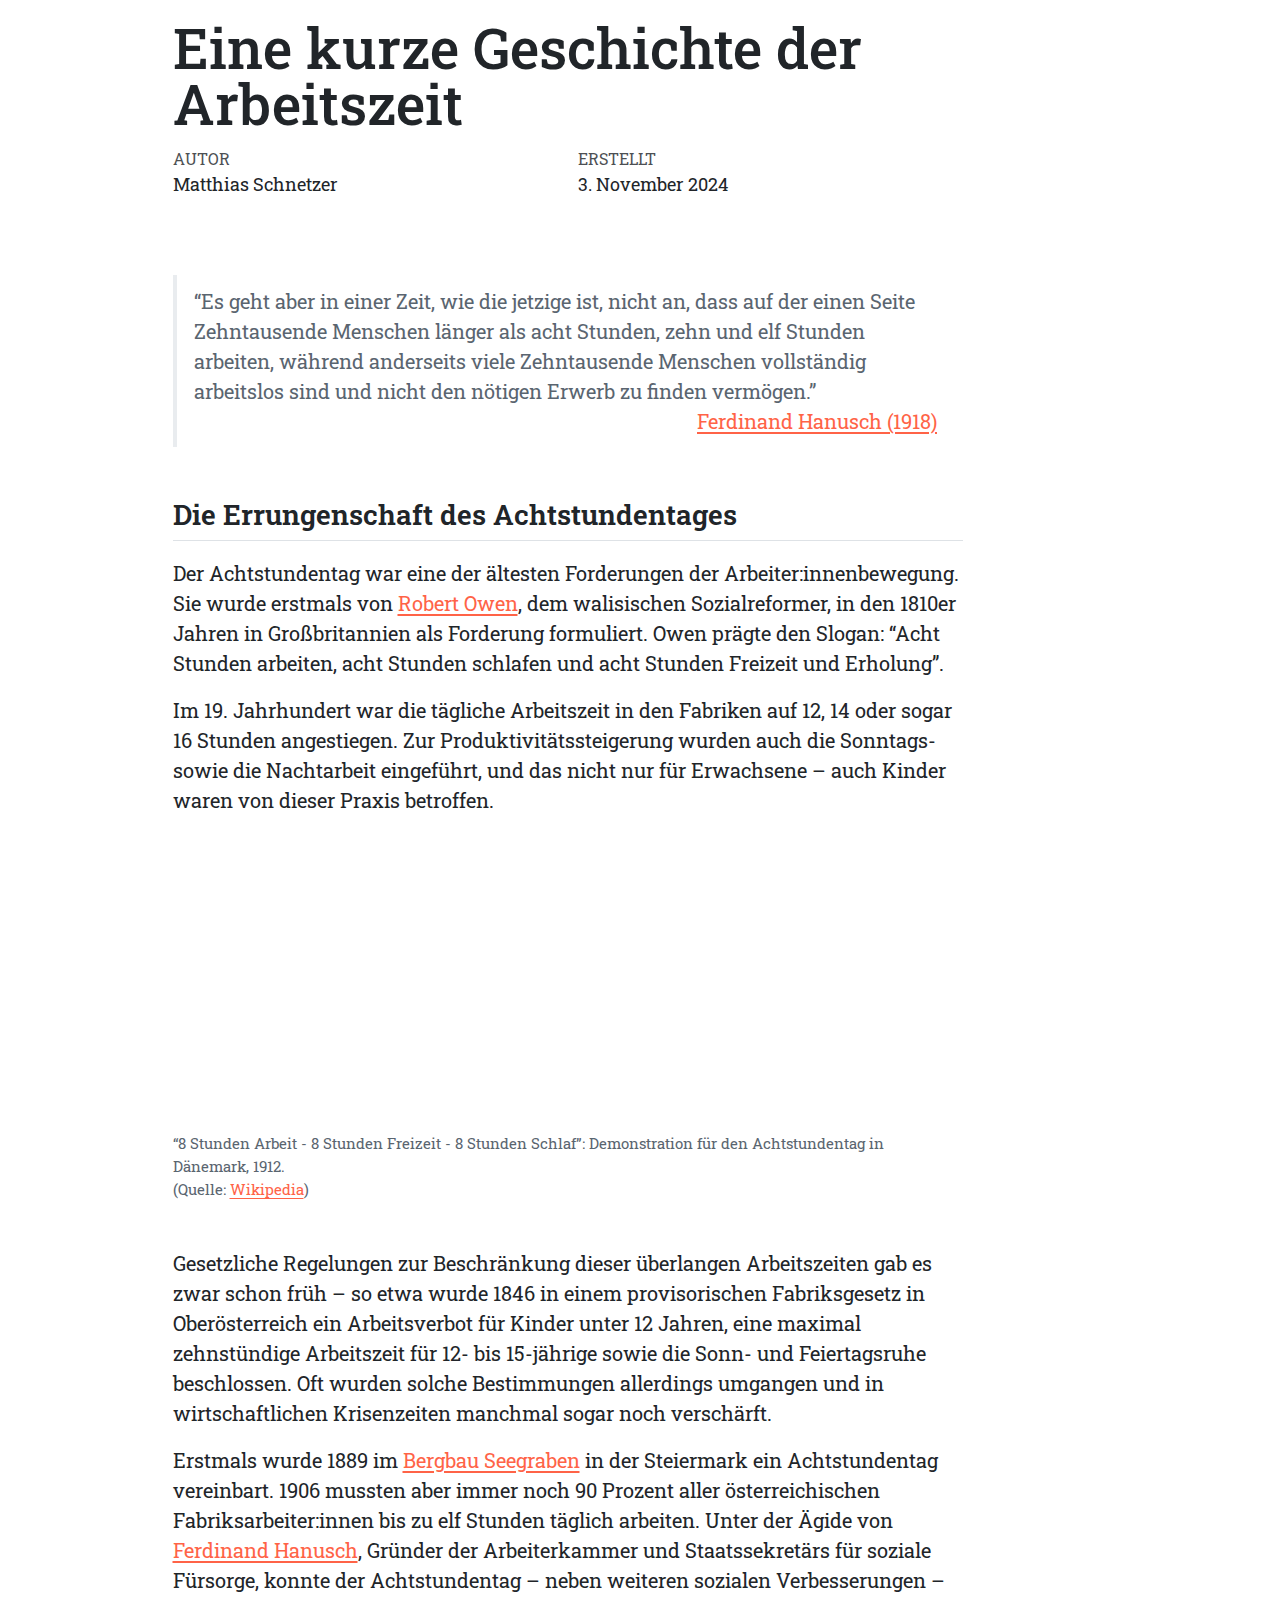
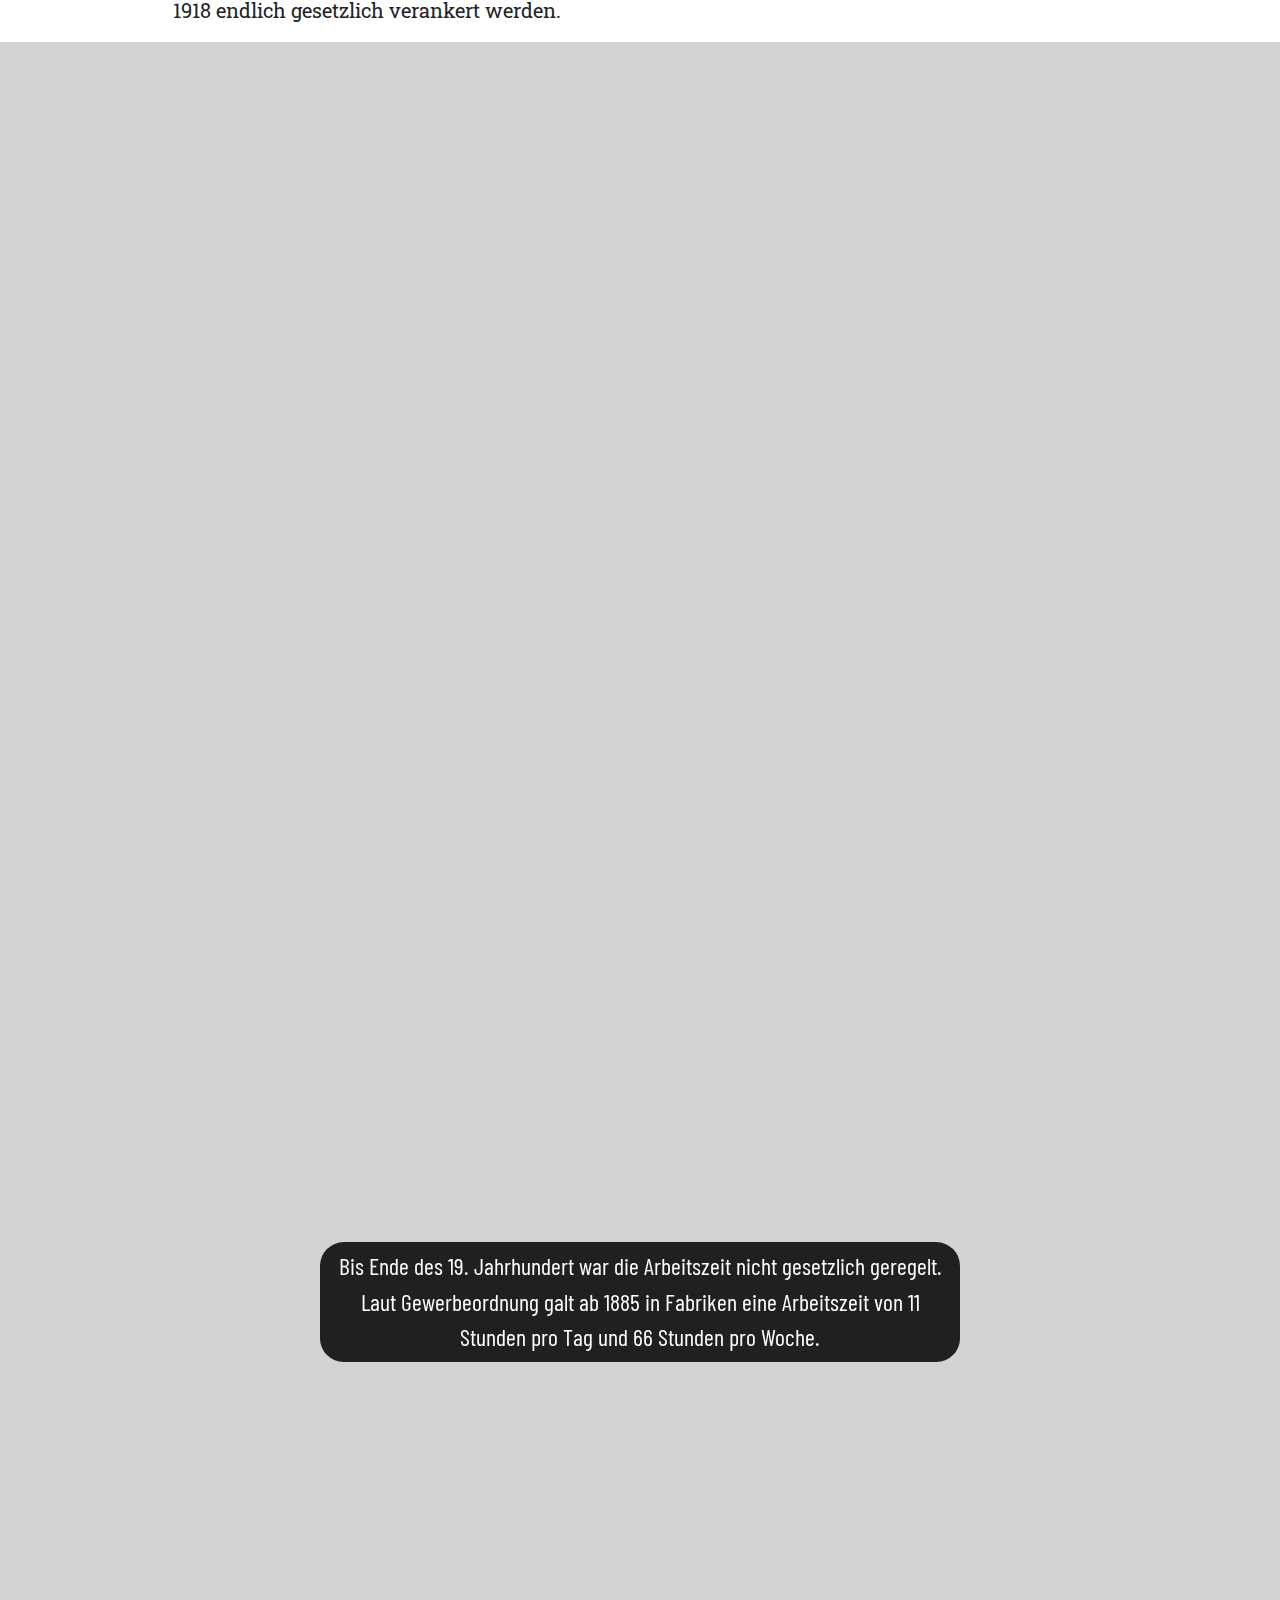
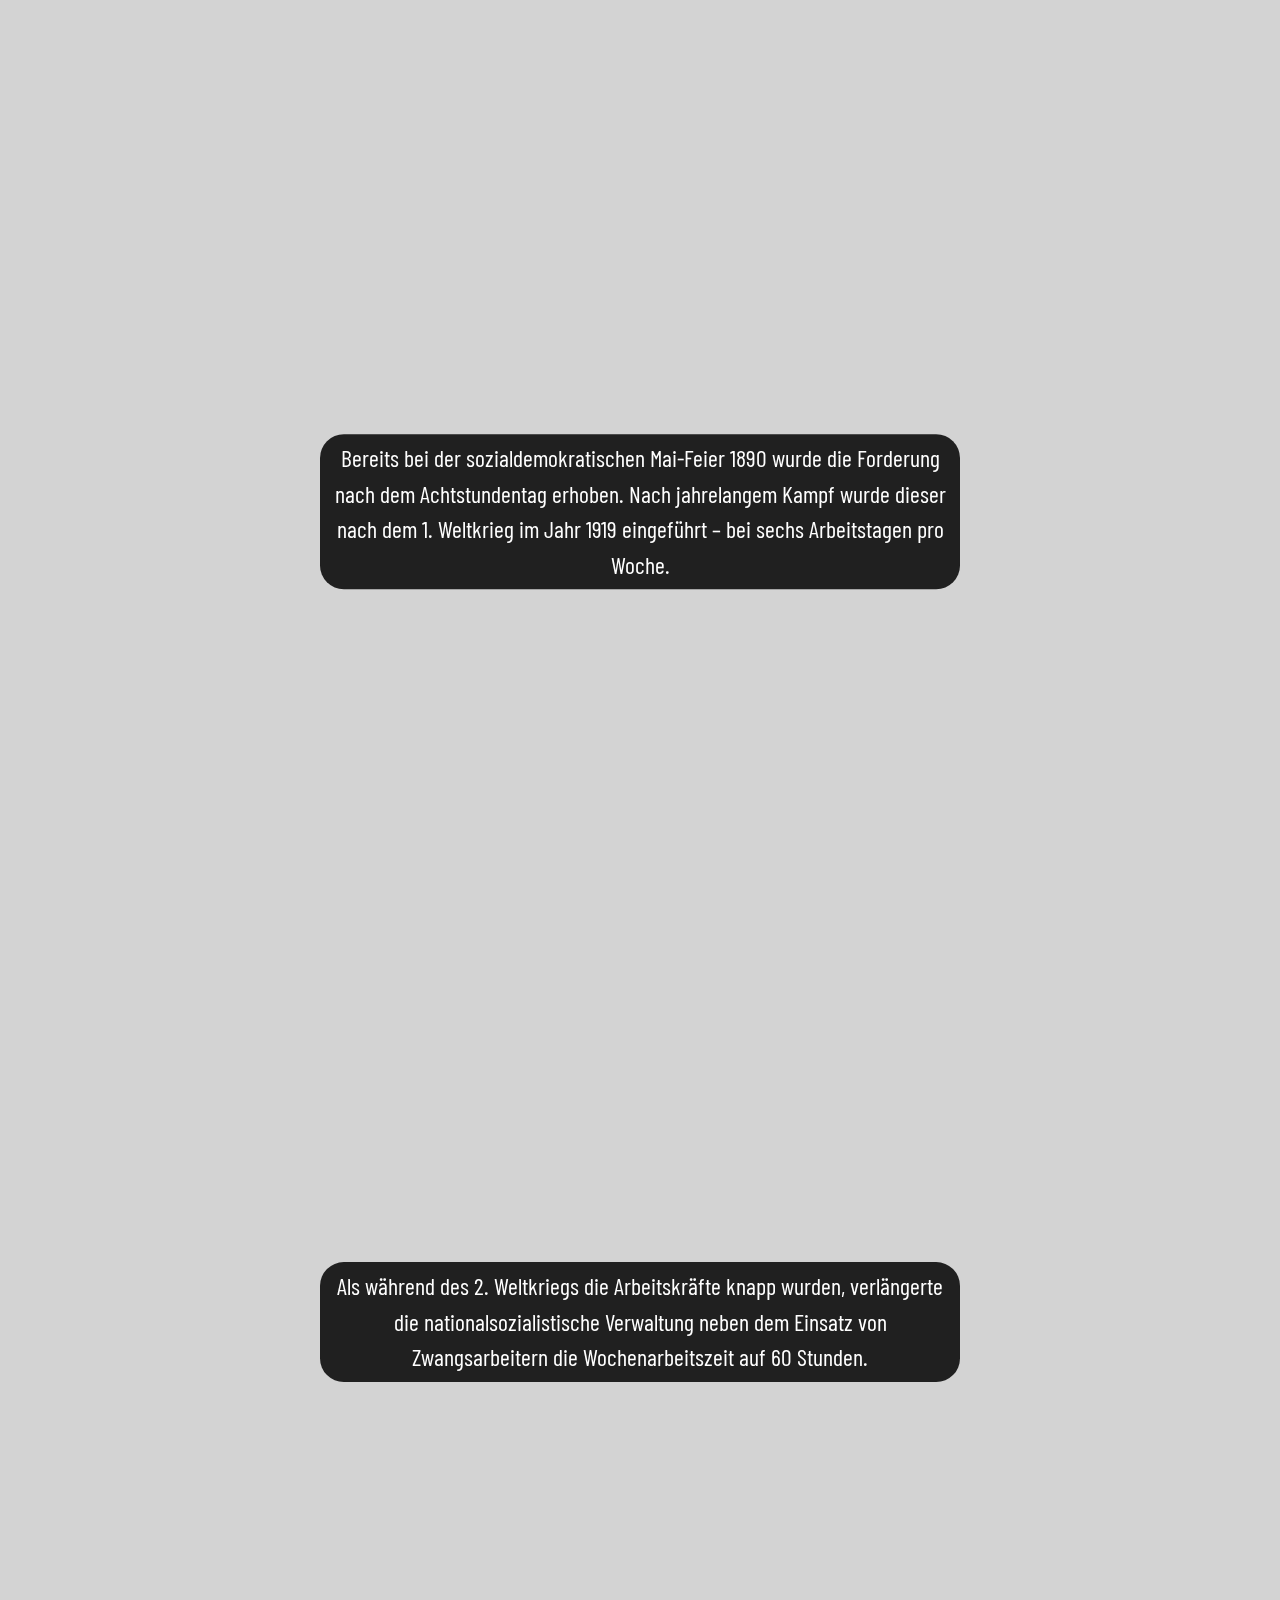
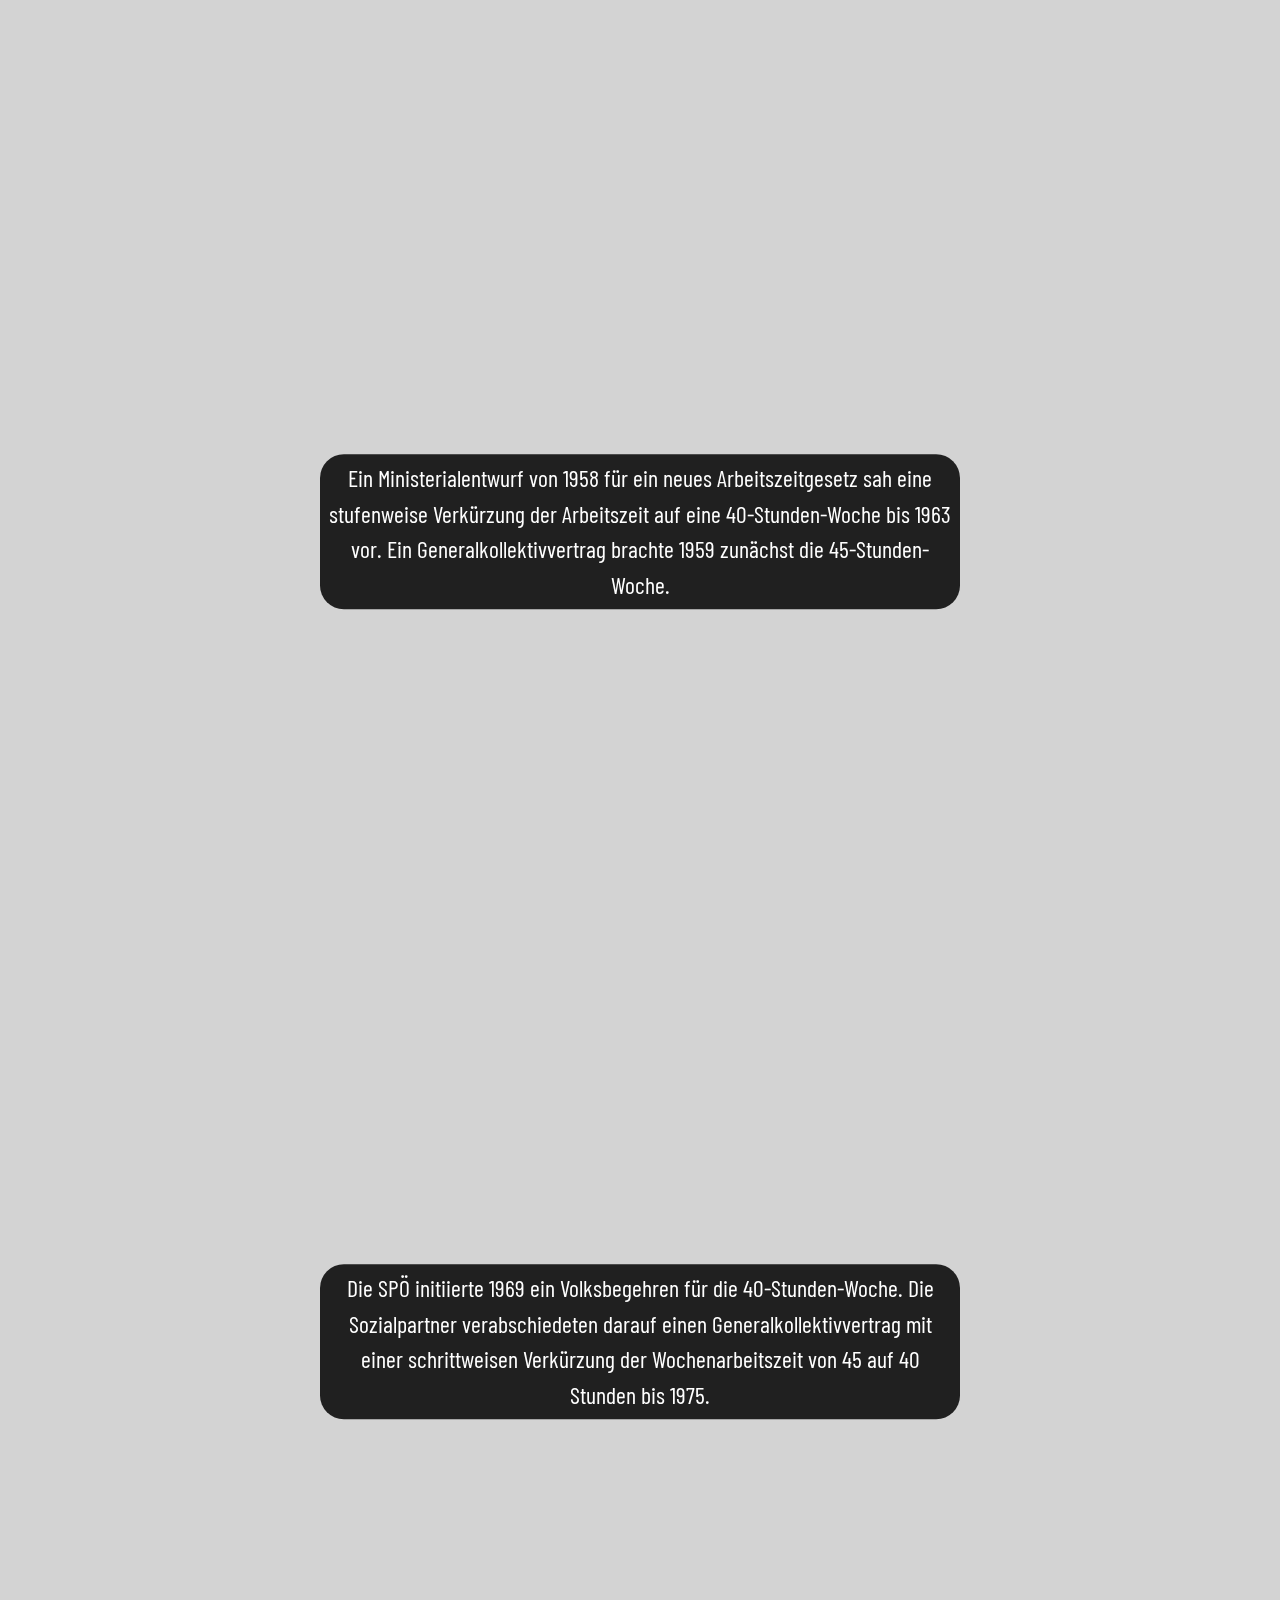
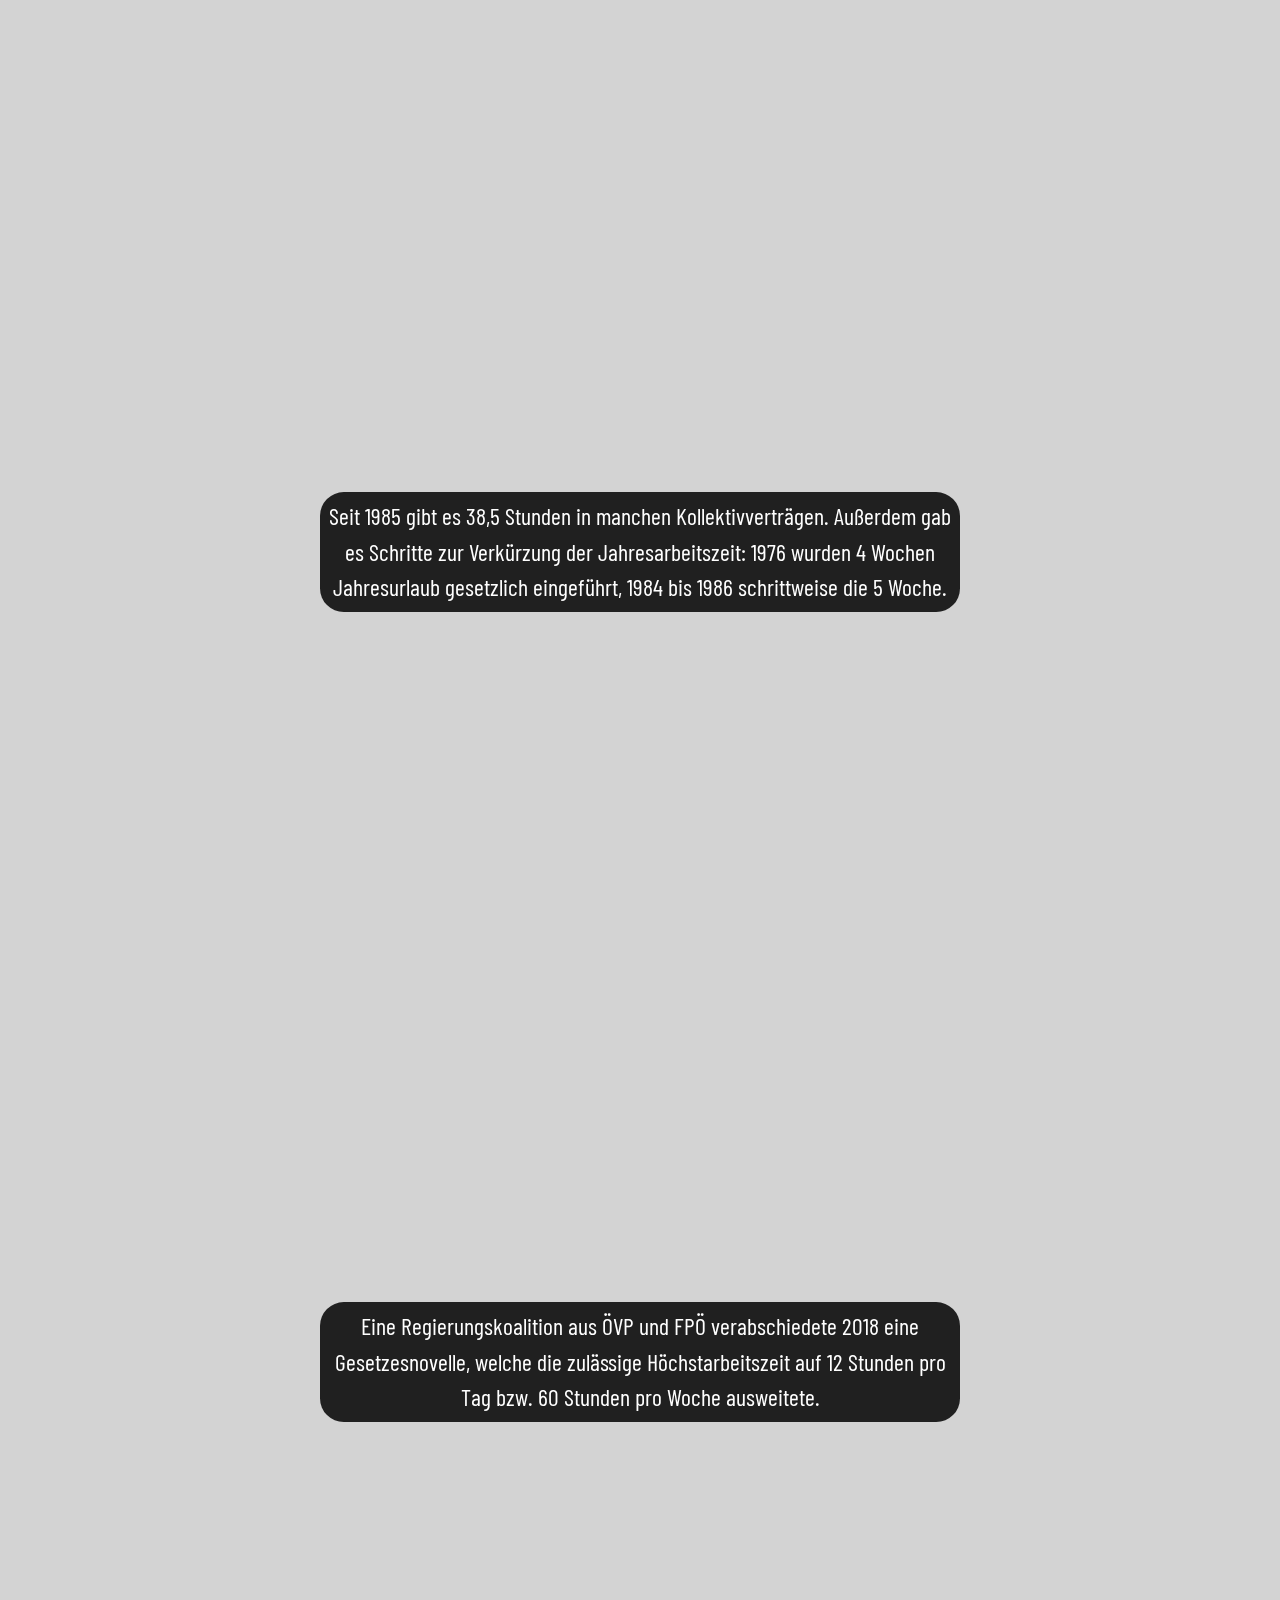
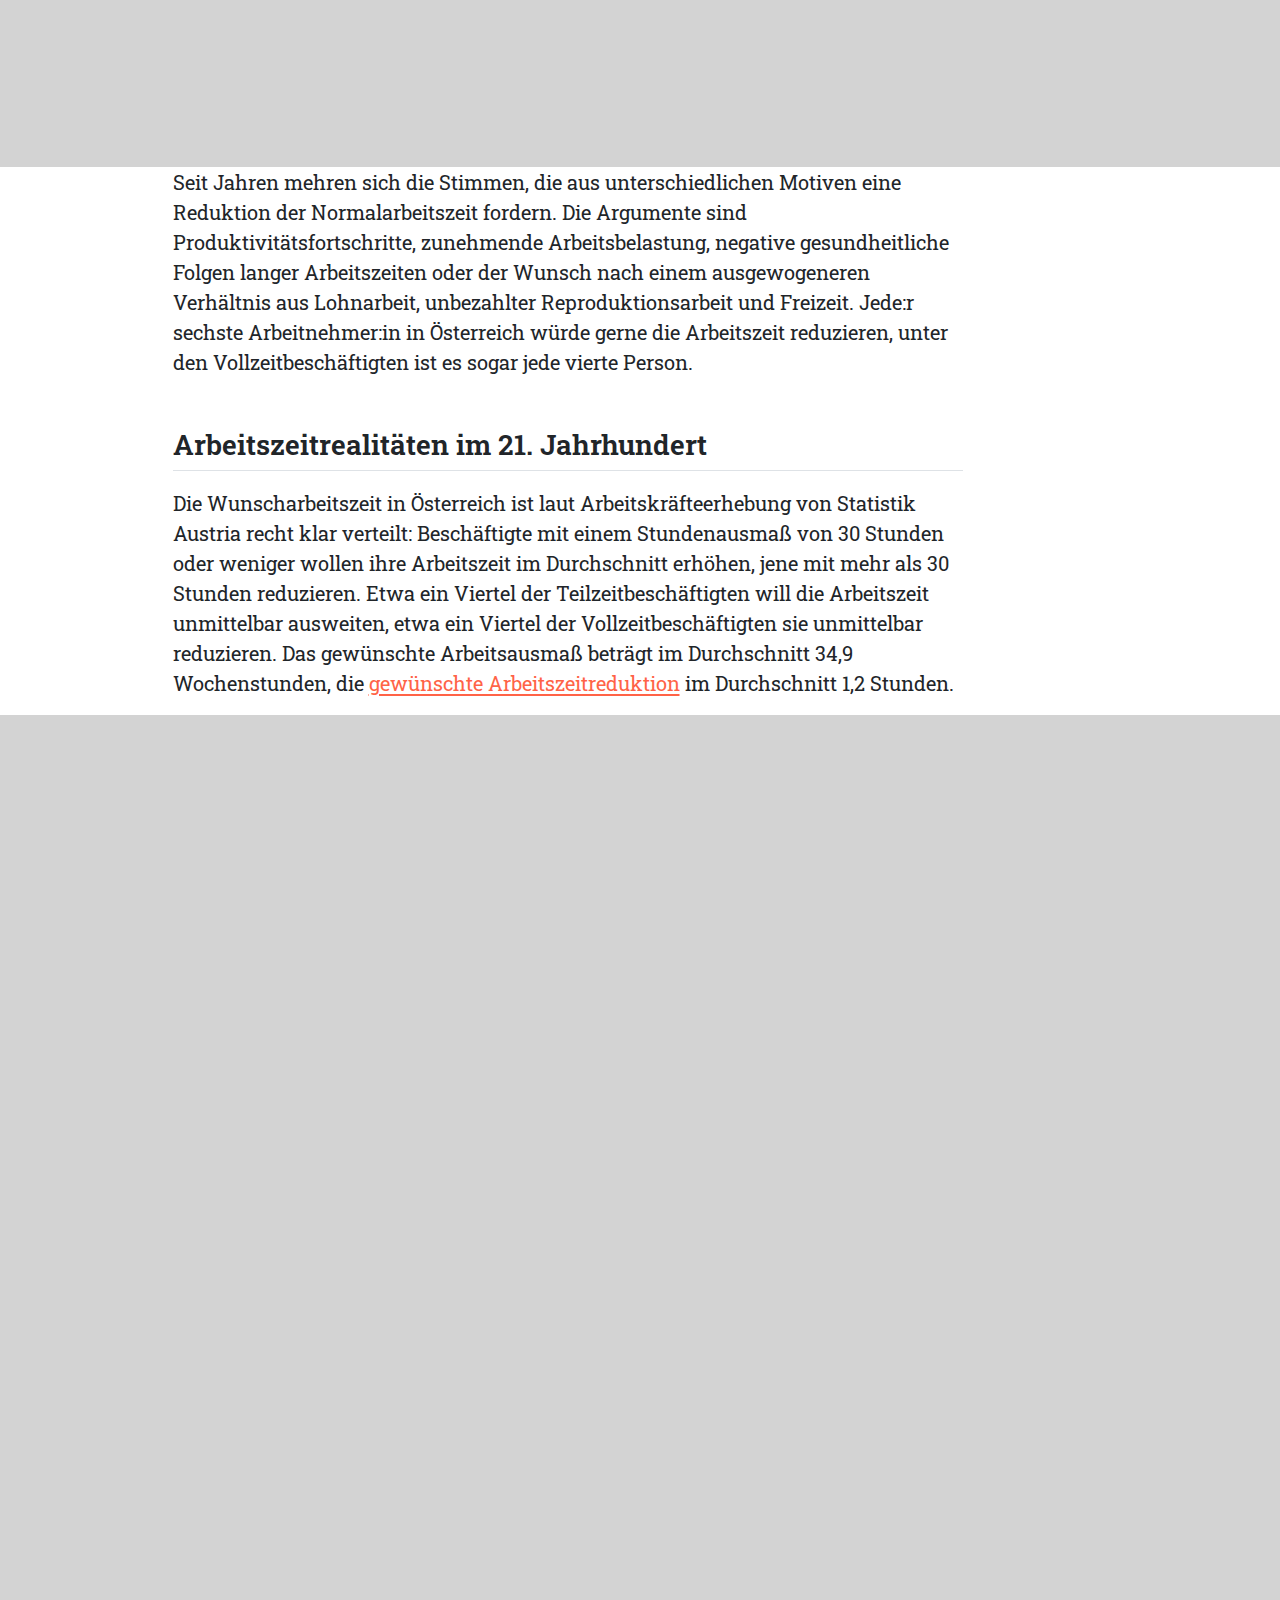
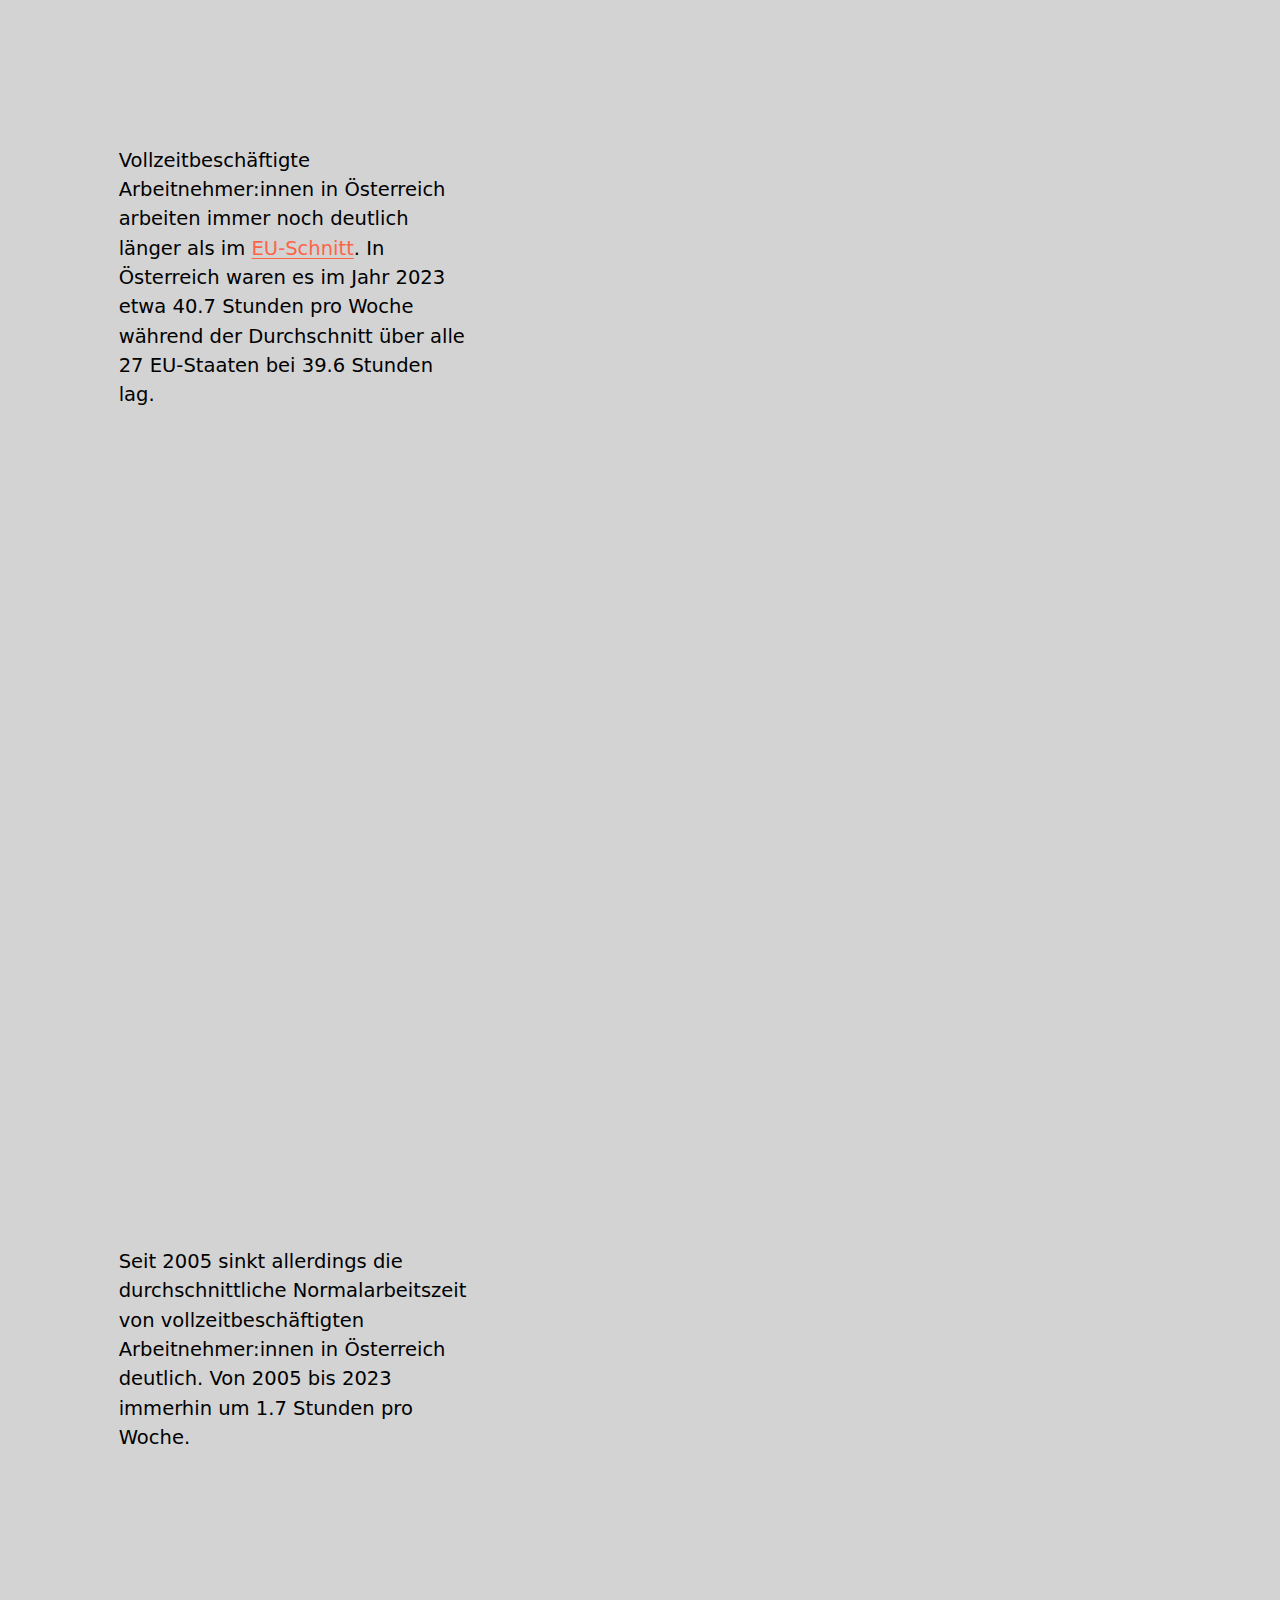
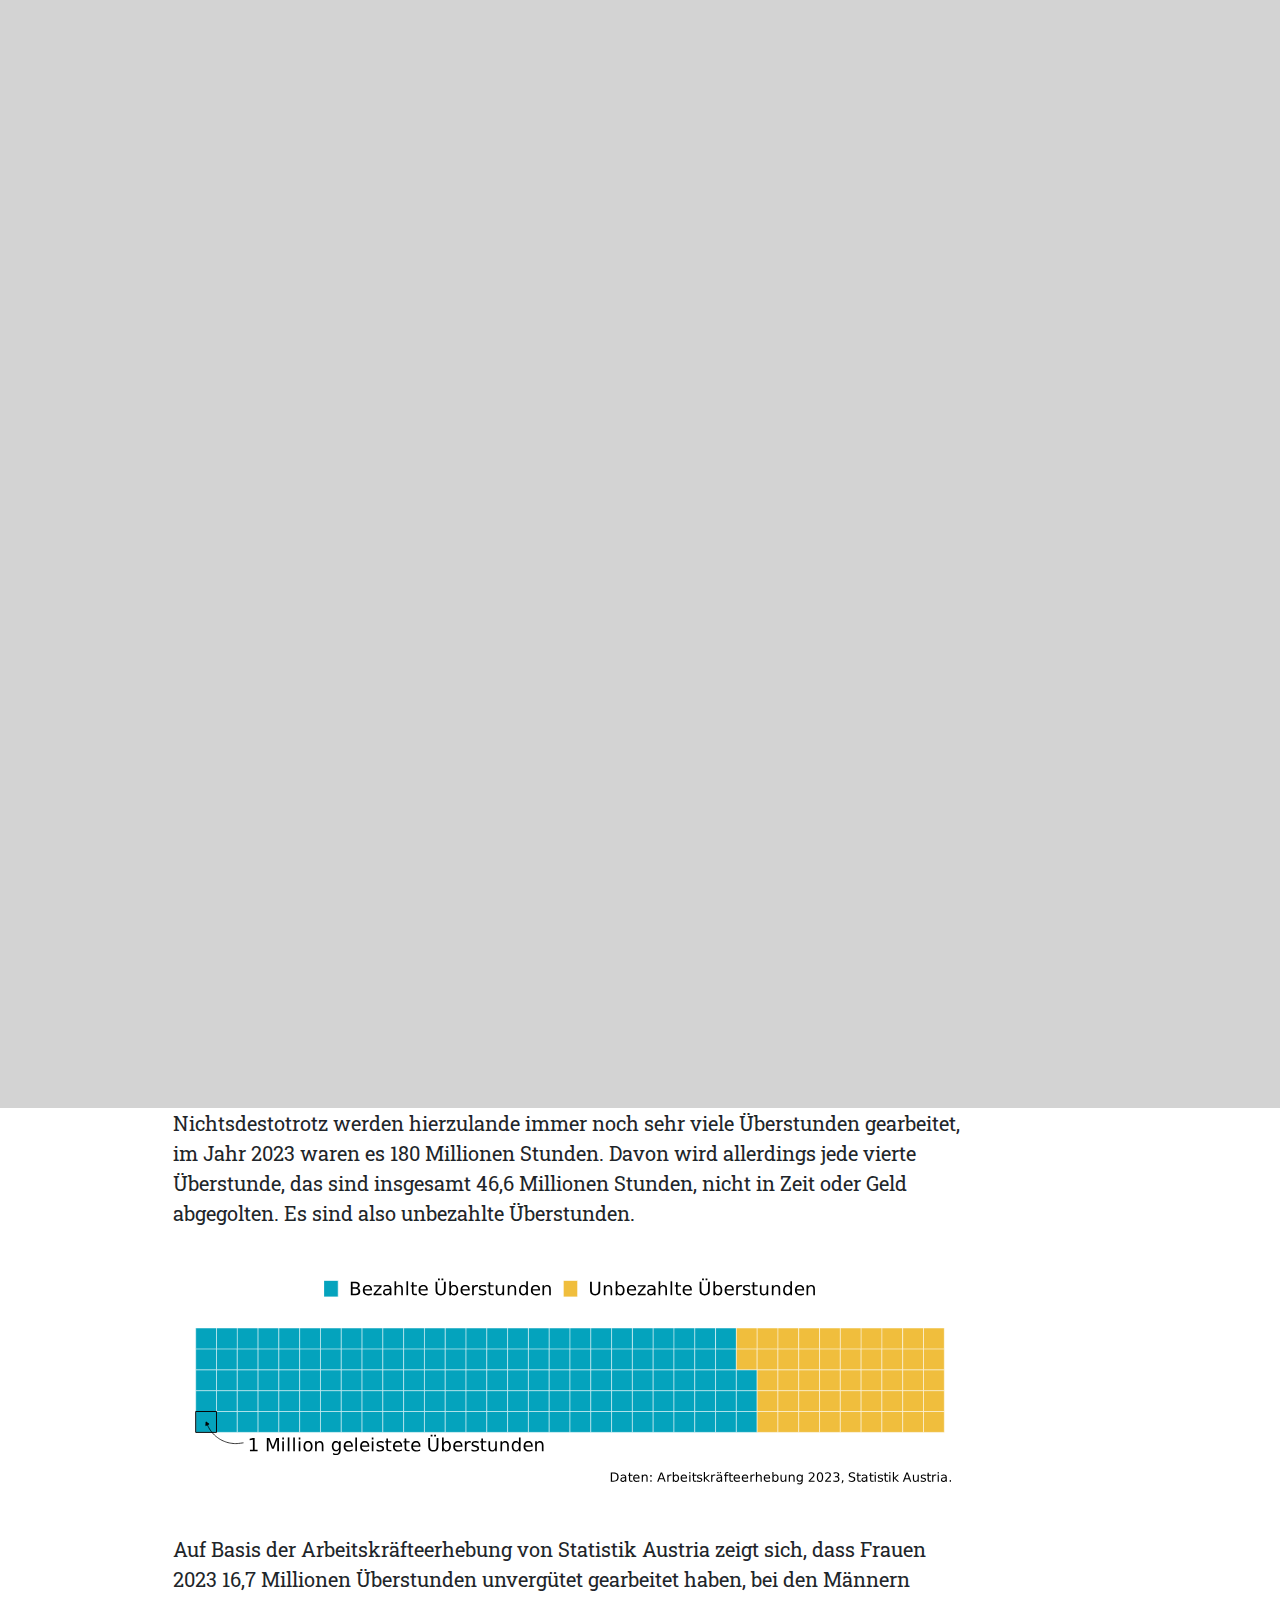
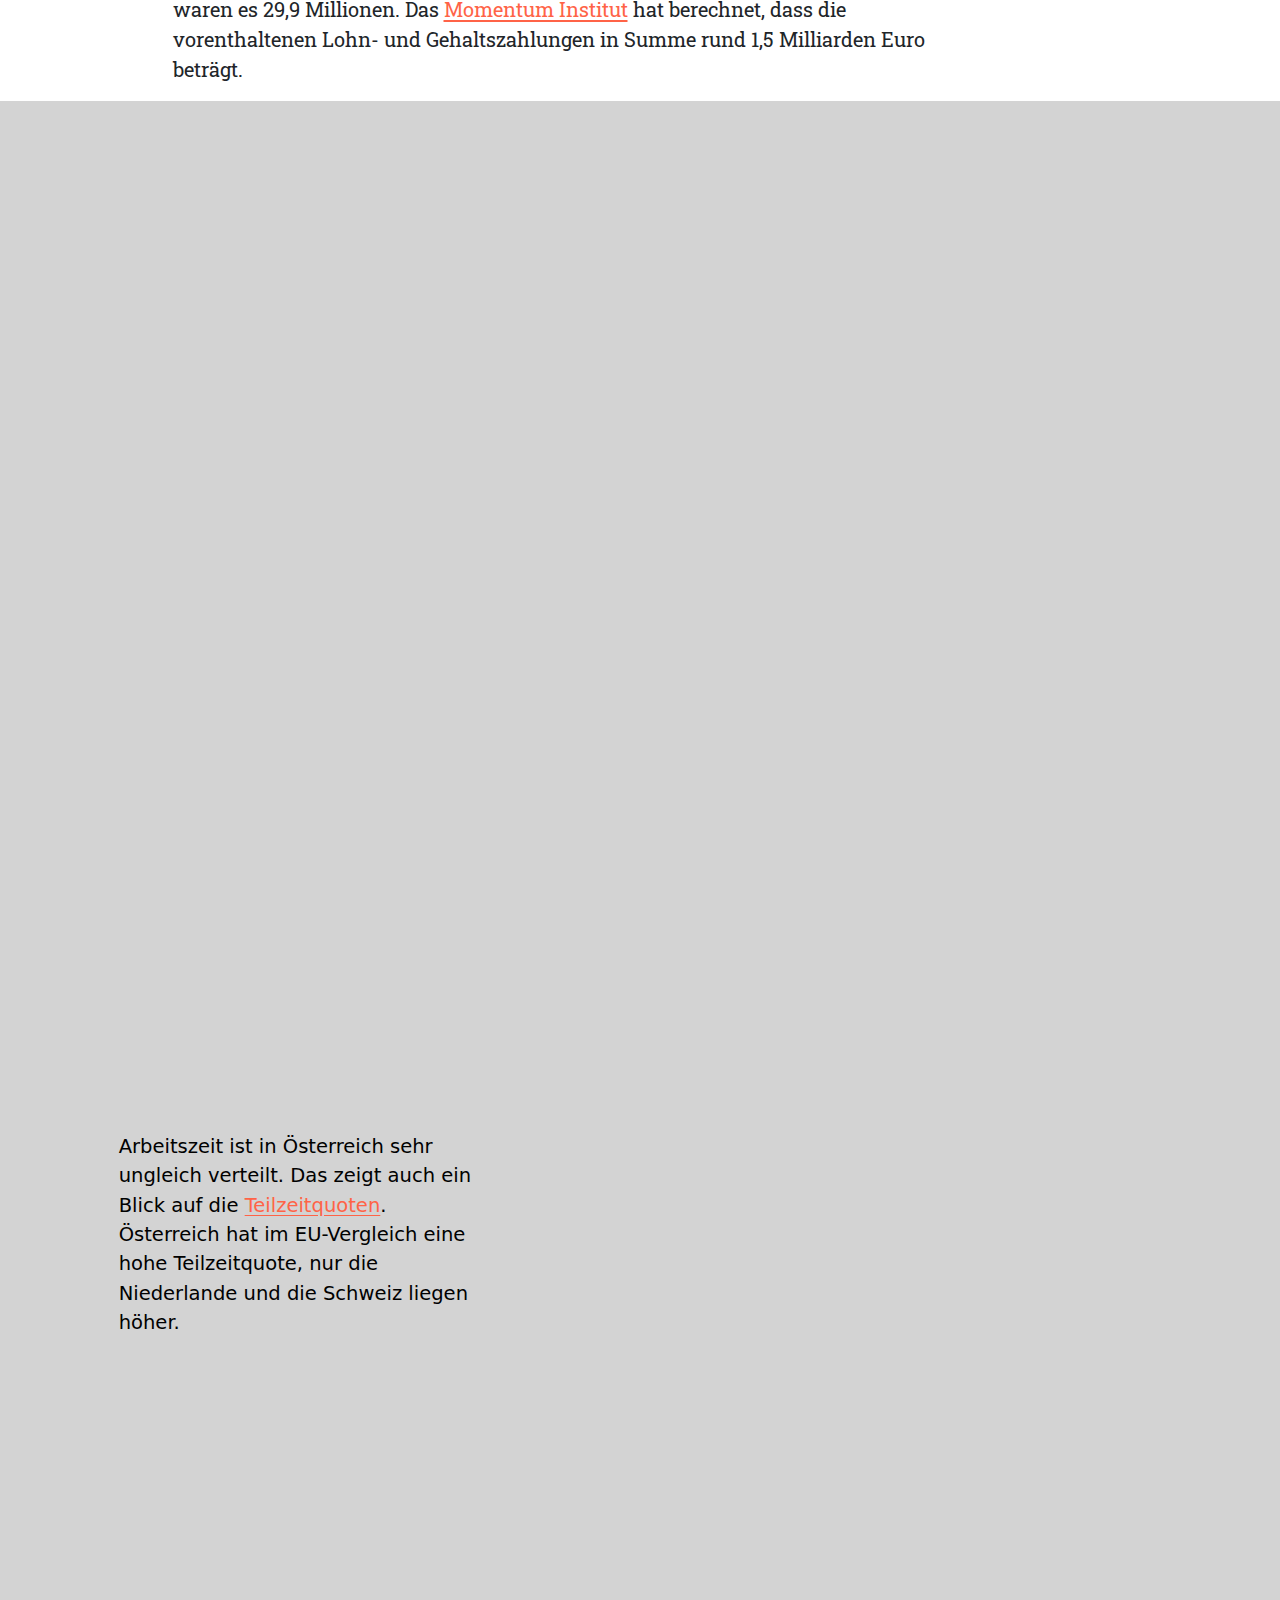
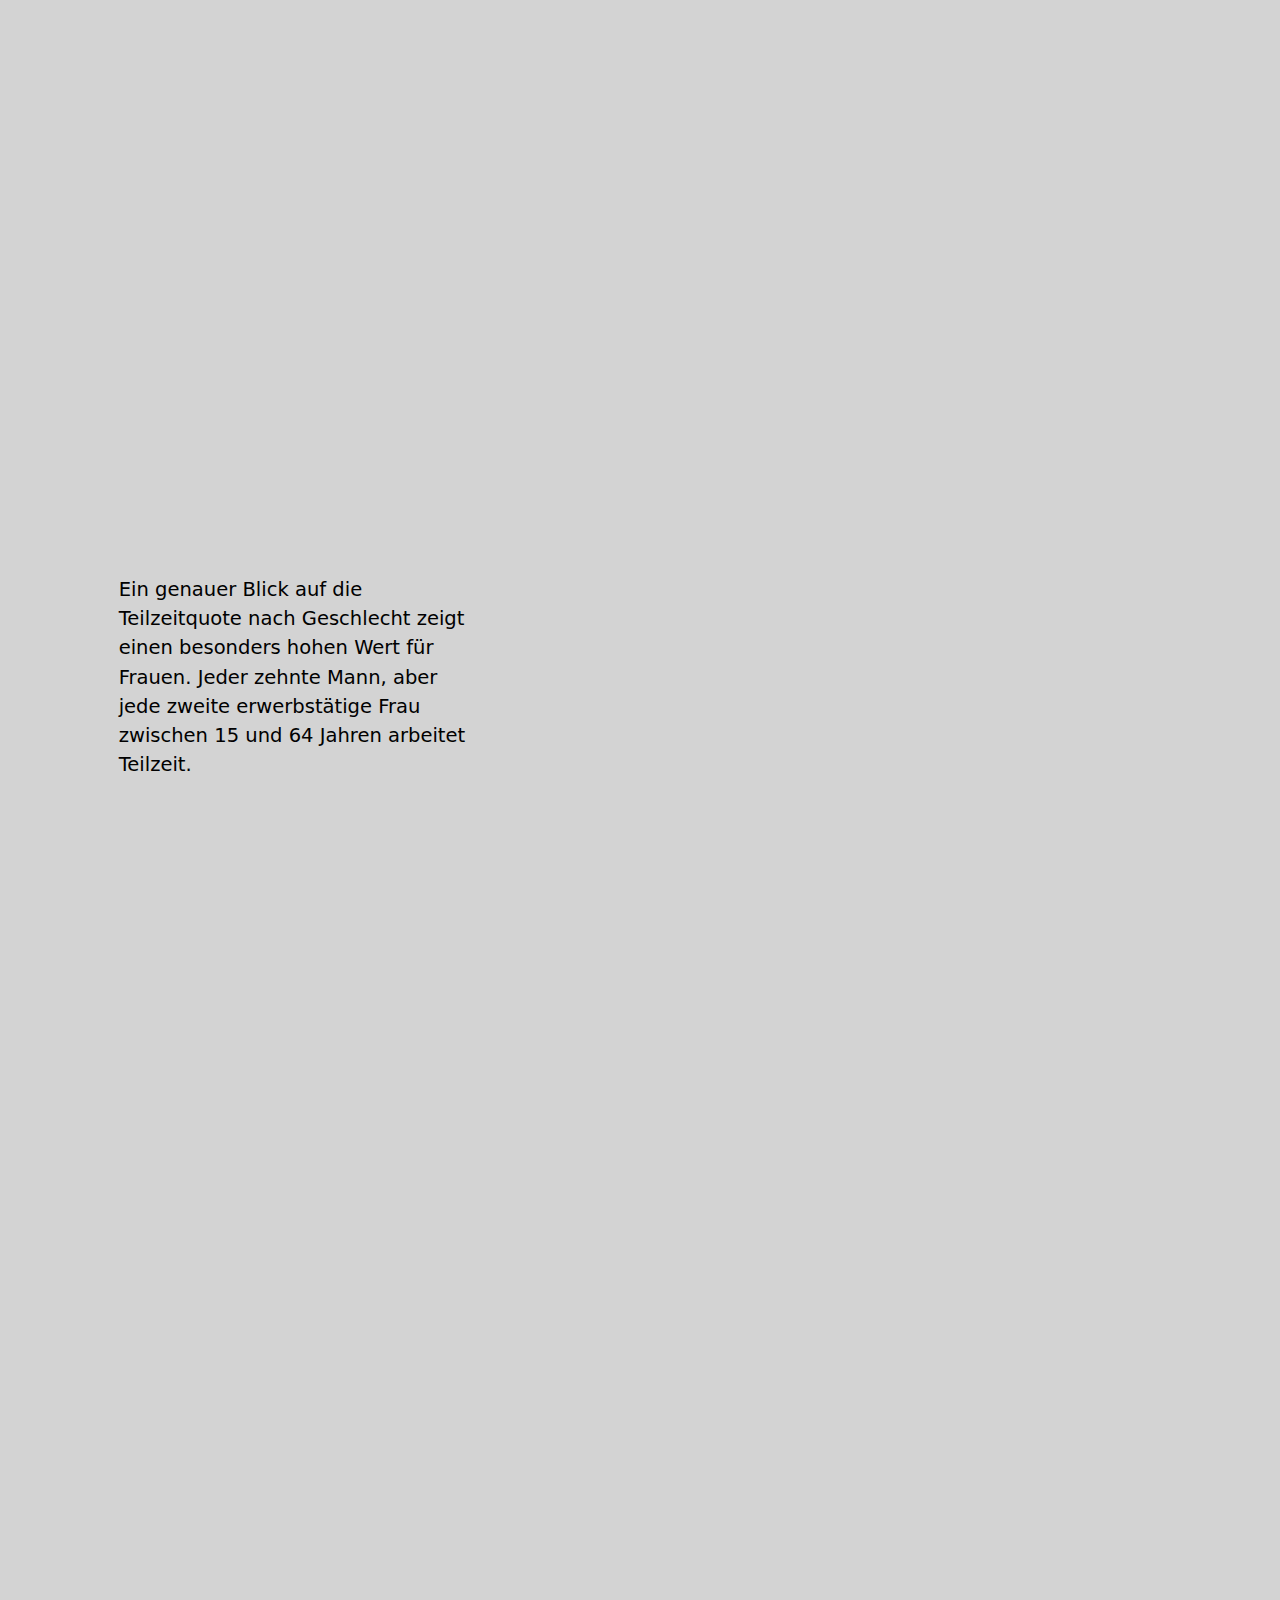
<file: _des-workshop/index.html>
<!DOCTYPE html>
<html xmlns="http://www.w3.org/1999/xhtml" lang="de" xml:lang="de"><head>

<meta charset="utf-8">
<meta name="generator" content="quarto-1.5.57">

<meta name="viewport" content="width=device-width, initial-scale=1.0, user-scalable=yes">

<meta name="author" content="Matthias Schnetzer">

<title>Eine kurze Geschichte der Arbeitszeit</title>
<style>
code{white-space: pre-wrap;}
span.smallcaps{font-variant: small-caps;}
div.columns{display: flex; gap: min(4vw, 1.5em);}
div.column{flex: auto; overflow-x: auto;}
div.hanging-indent{margin-left: 1.5em; text-indent: -1.5em;}
ul.task-list{list-style: none;}
ul.task-list li input[type="checkbox"] {
  width: 0.8em;
  margin: 0 0.8em 0.2em -1em; /* quarto-specific, see https://github.com/quarto-dev/quarto-cli/issues/4556 */ 
  vertical-align: middle;
}
</style>


<script src="index_files/libs/clipboard/clipboard.min.js"></script>
<script src="index_files/libs/quarto-html/quarto.js"></script>
<script src="index_files/libs/quarto-html/popper.min.js"></script>
<script src="index_files/libs/quarto-html/tippy.umd.min.js"></script>
<script src="index_files/libs/quarto-html/anchor.min.js"></script>
<link href="index_files/libs/quarto-html/tippy.css" rel="stylesheet">
<link href="index_files/libs/quarto-html/quarto-syntax-highlighting.css" rel="stylesheet" id="quarto-text-highlighting-styles">
<script src="index_files/libs/bootstrap/bootstrap.min.js"></script>
<link href="index_files/libs/bootstrap/bootstrap-icons.css" rel="stylesheet">
<link href="index_files/libs/bootstrap/bootstrap.min.css" rel="stylesheet" id="quarto-bootstrap" data-mode="light">
<script src="index_files/libs/quarto-contrib/intersection-observer-polyfill-1.0.0/intersection-observer.js"></script>
<script src="index_files/libs/quarto-contrib/scrollama-3.2.0/scrollama.min.js"></script>
<script src="index_files/libs/quarto-contrib/closeread-0.1.0/closeread.js"></script>
<link href="index_files/libs/quarto-contrib/fontawesome6-1.2.0/all.min.css" rel="stylesheet">
<link href="index_files/libs/quarto-contrib/fontawesome6-1.2.0/latex-fontsize.css" rel="stylesheet">
<meta cr-debug-mode="false">
<meta cr-remove-header-space="false">


<link rel="stylesheet" href="_extensions/qmd-lab/closeread/closeread.css">
<link rel="stylesheet" href="msaz.css">
</head>

<body>

<div id="quarto-content" class="page-columns page-rows-contents page-layout-full">

<main class="content page-columns page-full column-body" id="quarto-document-content">

<header id="title-block-header" class="quarto-title-block default">
<div class="quarto-title">
<h1 class="title">Eine kurze Geschichte der Arbeitszeit</h1>
</div>



<div class="quarto-title-meta column-body">

    <div>
    <div class="quarto-title-meta-heading">Autor</div>
    <div class="quarto-title-meta-contents">
             <p>Matthias Schnetzer </p>
          </div>
  </div>
    
    <div>
    <div class="quarto-title-meta-heading">Erstellt</div>
    <div class="quarto-title-meta-contents">
      <p class="date">3. November 2024</p>
    </div>
  </div>
  
    
  </div>
  


</header>


<section id="section" class="level3 page-columns page-full">
<h3 class="page-columns page-full anchored" data-anchor-id="section"></h3>
<div class="epigraph">
<blockquote class="blockquote">
“Es geht aber in einer Zeit, wie die jetzige ist, nicht an, dass auf der einen Seite Zehntausende Menschen länger als acht Stunden, zehn und elf Stunden arbeiten, während anderseits viele Zehntausende Menschen vollständig arbeitslos sind und nicht den nötigen Erwerb zu finden vermögen.”<br>
<div style="text-align:right;">
<a href="https://www.parlament.gv.at/dokument/PN/PNSITZ/5/imfname_617288.pdf">Ferdinand Hanusch (1918)</a>
</div>
</blockquote>
</div>
</section>
<section id="die-errungenschaft-des-achtstundentages" class="level2 page-columns page-full">
<h2 class="anchored" data-anchor-id="die-errungenschaft-des-achtstundentages">Die Errungenschaft des Achtstundentages</h2>
<p>Der Achtstundentag war eine der ältesten Forderungen der Arbeiter:innenbewegung. Sie wurde erstmals von <a href="https://de.wikipedia.org/wiki/Robert_Owen_(Unternehmer)">Robert Owen</a>, dem walisischen Sozialreformer, in den 1810er Jahren in Großbritannien als Forderung formuliert. Owen prägte den Slogan: “Acht Stunden arbeiten, acht Stunden schlafen und acht Stunden Freizeit und Erholung”.</p>
<p>Im 19. Jahrhundert war die tägliche Arbeitszeit in den Fabriken auf 12, 14 oder sogar 16 Stunden angestiegen. Zur Produktivitätssteigerung wurden auch die Sonntags- sowie die Nachtarbeit eingeführt, und das nicht nur für Erwachsene – auch Kinder waren von dieser Praxis betroffen.</p>
<div class="column-screen" style="background-image:url(https://upload.wikimedia.org/wikipedia/commons/7/79/Eight_hour_campaign_in_Denmark_1912.jpg); background-size: 100vw; height: 300px; background-position: center +15%; background-repeat: no-repeat;">

</div>
<figcaption>
“8 Stunden Arbeit - 8 Stunden Freizeit - 8 Stunden Schlaf”: Demonstration für den Achtstundentag in Dänemark, 1912.<br>(Quelle: <a href="https://en.wikipedia.org/wiki/Eight-hour_day_movement#/media/File:Eight_hour_campaign_in_Denmark_1912.jpg">Wikipedia</a>)
</figcaption>
<p><br>
</p>
<p>Gesetzliche Regelungen zur Beschränkung dieser überlangen Arbeitszeiten gab es zwar schon früh – so etwa wurde 1846 in einem provisorischen Fabriksgesetz in Oberösterreich ein Arbeitsverbot für Kinder unter 12 Jahren, eine maximal zehnstündige Arbeitszeit für 12- bis 15-jährige sowie die Sonn- und Feiertagsruhe beschlossen. Oft wurden solche Bestimmungen allerdings umgangen und in wirtschaftlichen Krisenzeiten manchmal sogar noch verschärft.</p>
<p>Erstmals wurde 1889 im <a href="https://de.wikipedia.org/wiki/Bergbau_Seegraben">Bergbau Seegraben</a> in der Steiermark ein Achtstundentag vereinbart. 1906 mussten aber immer noch 90 Prozent aller österreichischen Fabriksarbeiter:innen bis zu elf Stunden täglich arbeiten. Unter der Ägide von <a href="https://de.wikipedia.org/wiki/Ferdinand_Hanusch">Ferdinand Hanusch</a>, Gründer der Arbeiterkammer und Staatssekretärs für soziale Fürsorge, konnte der Achtstundentag – neben weiteren sozialen Verbesserungen – 1918 endlich gesetzlich verankert werden.</p>
<div class="cr-section cr-column-screen overlay-center">
<div class="narrative-col">
<div class="trigger new-trigger" data-focus-on="cr-gesetz">
<div class="narrative">

</div>
</div>
<div class="trigger new-trigger" data-focus-on="cr-gesetz" data-scale-by="2" data-pan-to="60%,60%">
<div class="narrative">
<p>Bis Ende des 19. Jahrhundert war die Arbeitszeit nicht gesetzlich geregelt. Laut Gewerbeordnung galt ab 1885 in Fabriken eine Arbeitszeit von 11 Stunden pro Tag und 66 Stunden pro Woche.</p>
</div>
</div>
<div class="trigger new-trigger" data-focus-on="cr-gesetz" data-scale-by="2" data-pan-to="20%,40%">
<div class="narrative">
<p>Bereits bei der sozialdemokratischen Mai-Feier 1890 wurde die Forderung nach dem Achtstundentag erhoben. Nach jahrelangem Kampf wurde dieser nach dem 1. Weltkrieg im Jahr 1919 eingeführt – bei sechs Arbeitstagen pro Woche.</p>
</div>
</div>
<div class="trigger new-trigger" data-focus-on="cr-gesetz" data-scale-by="3" data-pan-to="20%,80%">
<div class="narrative">
<p>Als während des 2. Weltkriegs die Arbeitskräfte knapp wurden, verlängerte die nationalsozialistische Verwaltung neben dem Einsatz von Zwangsarbeitern die Wochenarbeitszeit auf 60 Stunden.</p>
</div>
</div>
<div class="trigger new-trigger" data-focus-on="cr-gesetz" data-scale-by="2" data-pan-to="-10%,40%">
<div class="narrative">
<p>Ein Ministerialentwurf von 1958 für ein neues Arbeitszeitgesetz sah eine stufenweise Verkürzung der Arbeitszeit auf eine 40-Stunden-Woche bis 1963 vor. Ein Generalkollektivvertrag brachte 1959 zunächst die 45-Stunden-Woche. </p>
</div>
</div>
<div class="trigger new-trigger" data-focus-on="cr-gesetz" data-scale-by="3" data-pan-to="-40%,30%">
<div class="narrative">
<p>Die SPÖ initiierte 1969 ein Volksbegehren für die 40-Stunden-Woche. Die Sozialpartner verabschiedeten darauf einen Generalkollektivvertrag mit einer schrittweisen Verkürzung der Wochenarbeitszeit von 45 auf 40 Stunden bis 1975.</p>
</div>
</div>
<div class="trigger new-trigger" data-focus-on="cr-gesetz" data-scale-by="2" data-pan-to="-50%,-15%">
<div class="narrative">
<p>Seit 1985 gibt es 38,5 Stunden in manchen Kollektivverträgen. Außerdem gab es Schritte zur Verkürzung der Jahresarbeitszeit: 1976 wurden 4 Wochen Jahresurlaub gesetzlich eingeführt, 1984 bis 1986 schrittweise die 5 Woche.</p>
</div>
</div>
<div class="trigger new-trigger" data-focus-on="cr-gesetz">
<div class="narrative">
<p>Eine Regierungskoalition aus ÖVP und FPÖ verabschiedete 2018 eine Gesetzesnovelle, welche die zulässige Höchstarbeitszeit auf 12 Stunden pro Tag bzw. 60 Stunden pro Woche ausweitete.</p>
</div>
</div>
</div>
<div class="sticky-col">
<div class="sticky-col-stack">
<div id="cr-gesetz" class="sticky">
<div class="cell">
<div class="cell-output-display">
<div class="quarto-figure quarto-figure-center">
<figure class="figure">
<p><img src="index_files/figure-html/gesetz-1.svg" class="img-fluid figure-img"></p>
<figcaption>Historische Entwicklung der Wochenarbeitszeit in Stunden<br>(Quelle: <a href="https://www.arbeit-wirtschaft.at/100-jahre-achtstundentag/all/1/">Pellar, 2018</a>)</figcaption>
</figure>
</div>
</div>
</div>
</div>
</div>
</div>
</div>
<p>Seit Jahren mehren sich die Stimmen, die aus unterschiedlichen Motiven eine Reduktion der Normalarbeitszeit fordern. Die Argumente sind Produktivitätsfortschritte, zunehmende Arbeitsbelastung, negative gesundheitliche Folgen langer Arbeitszeiten oder der Wunsch nach einem ausgewogeneren Verhältnis aus Lohnarbeit, unbezahlter Reproduktionsarbeit und Freizeit. Jede:r sechste Arbeitnehmer:in in Österreich würde gerne die Arbeitszeit reduzieren, unter den Vollzeitbeschäftigten ist es sogar jede vierte Person.</p>
</section>
<section id="arbeitszeitrealitäten-im-21.-jahrhundert" class="level2">
<h2 class="anchored" data-anchor-id="arbeitszeitrealitäten-im-21.-jahrhundert">Arbeitszeitrealitäten im 21. Jahrhundert</h2>
<p>Die Wunscharbeitszeit in Österreich ist laut Arbeitskräfteerhebung von Statistik Austria recht klar verteilt: Beschäftigte mit einem Stundenausmaß von 30 Stunden oder weniger wollen ihre Arbeitszeit im Durchschnitt erhöhen, jene mit mehr als 30 Stunden reduzieren. Etwa ein Viertel der Teilzeitbeschäftigten will die Arbeitszeit unmittelbar ausweiten, etwa ein Viertel der Vollzeitbeschäftigten sie unmittelbar reduzieren. Das gewünschte Arbeitsausmaß beträgt im Durchschnitt 34,9 Wochenstunden, die <a href="https://www.awblog.at/Arbeit/jetzt-ist-der-beste-zeitpunkt-fuer-arbeitszeitverkuerzung">gewünschte Arbeitszeitreduktion</a> im Durchschnitt 1,2 Stunden.</p>
<div class="cr-section cr-column-screen sidebar-left">
<div class="narrative-col">
<div class="trigger new-trigger" data-focus-on="cr-vollzeit">
<div class="narrative">

</div>
</div>
<div class="trigger new-trigger" data-focus-on="cr-vollzeit">
<div class="narrative">
<p>Vollzeitbeschäftigte Arbeitnehmer:innen in Österreich arbeiten immer noch deutlich länger als im <a href="https://doi.org/10.2908/LFSA_EWHUIS">EU-Schnitt</a>. In Österreich waren es im Jahr 2023 etwa 40.7 Stunden pro Woche während der Durchschnitt über alle 27 EU-Staaten bei 39.6 Stunden lag.</p>
</div>
</div>
<div class="trigger new-trigger" data-focus-on="cr-vollzeit-at">
<div class="narrative">
<p>Seit 2005 sinkt allerdings die durchschnittliche Normalarbeitszeit von vollzeitbeschäftigten Arbeitnehmer:innen in Österreich deutlich. Von 2005 bis 2023 immerhin um 1.7 Stunden pro Woche.</p>
</div>
</div>
<div class="trigger new-trigger" data-focus-on="cr-vollzeit">
<div class="narrative">

</div>
</div>
</div>
<div class="sticky-col">
<div class="sticky-col-stack">
<div id="cr-vollzeit" class="sticky">
<p><img src="index_files/figure-html/vollzeit-1.svg" class="img-fluid"></p>
</div>
<div id="cr-vollzeit-at" class="sticky">
<p><img src="index_files/figure-html/vollzeit-at-1.svg" class="img-fluid"></p>
</div>
</div>
</div>
</div>
<p>Nichtsdestotrotz werden hierzulande immer noch sehr viele Überstunden gearbeitet, im Jahr 2023 waren es 180 Millionen Stunden. Davon wird allerdings jede vierte Überstunde, das sind insgesamt 46,6 Millionen Stunden, nicht in Zeit oder Geld abgegolten. Es sind also unbezahlte Überstunden.</p>
<div class="cell">
<div class="cell-output-display">
<div>
<figure class="figure">
<p><img src="index_files/figure-html/over-1.svg" class="img-fluid figure-img"></p>
</figure>
</div>
</div>
</div>
<p>Auf Basis der Arbeitskräfteerhebung von Statistik Austria zeigt sich, dass Frauen 2023 16,7 Millionen Überstunden unvergütet gearbeitet haben, bei den Männern waren es 29,9 Millionen. Das <a href="https://www.momentum-institut.at/news/lohnraub-jede-vierte-ueberstunde-unbezahlt/">Momentum Institut</a> hat berechnet, dass die vorenthaltenen Lohn- und Gehaltszahlungen in Summe rund 1,5 Milliarden Euro beträgt.</p>
<div class="cr-section cr-column-screen sidebar-left">
<div class="narrative-col">
<div class="trigger new-trigger" data-focus-on="cr-teilzeit">
<div class="narrative">

</div>
</div>
<div class="trigger new-trigger" data-focus-on="cr-teilzeit">
<div class="narrative">
<p>Arbeitszeit ist in Österreich sehr ungleich verteilt. Das zeigt auch ein Blick auf die <a href="https://doi.org/10.2908/LFSA_EPPGA">Teilzeitquoten</a>. Österreich hat im EU-Vergleich eine hohe Teilzeitquote, nur die Niederlande und die Schweiz liegen höher.</p>
</div>
</div>
<div class="trigger new-trigger" data-focus-on="cr-teilzeit">
<div class="narrative">
<p>Ein genauer Blick auf die Teilzeitquote nach Geschlecht zeigt einen besonders hohen Wert für Frauen. Jeder zehnte Mann, aber jede zweite erwerbstätige Frau zwischen 15 und 64 Jahren arbeitet Teilzeit.</p>
</div>
</div>
<div class="trigger new-trigger" data-focus-on="cr-teilzeit">
<div class="narrative">

</div>
</div>
</div>
<div class="sticky-col">
<div class="sticky-col-stack">
<div id="cr-teilzeit" class="sticky">
<div class="cell">
<div class="cell-output-display">
<div id="vayzayntxb" style="padding-left:0px;padding-right:0px;padding-top:10px;padding-bottom:10px;overflow-x:auto;overflow-y:auto;width:auto;height:auto;">
<style>@import url("https://fonts.googleapis.com/css2?family=Chivo:ital,wght@0,100;0,200;0,300;0,400;0,500;0,600;0,700;0,800;0,900;1,100;1,200;1,300;1,400;1,500;1,600;1,700;1,800;1,900&display=swap");
@import url("https://fonts.googleapis.com/css2?family=Chivo:ital,wght@0,100;0,200;0,300;0,400;0,500;0,600;0,700;0,800;0,900;1,100;1,200;1,300;1,400;1,500;1,600;1,700;1,800;1,900&display=swap");
@import url("https://fonts.googleapis.com/css2?family=Chivo:ital,wght@0,100;0,200;0,300;0,400;0,500;0,600;0,700;0,800;0,900;1,100;1,200;1,300;1,400;1,500;1,600;1,700;1,800;1,900&display=swap");
@import url("https://fonts.googleapis.com/css2?family=Cairo:ital,wght@0,100;0,200;0,300;0,400;0,500;0,600;0,700;0,800;0,900;1,100;1,200;1,300;1,400;1,500;1,600;1,700;1,800;1,900&display=swap");
#vayzayntxb table {
  font-family: Cairo, system-ui, 'Segoe UI', Roboto, Helvetica, Arial, sans-serif, 'Apple Color Emoji', 'Segoe UI Emoji', 'Segoe UI Symbol', 'Noto Color Emoji';
  -webkit-font-smoothing: antialiased;
  -moz-osx-font-smoothing: grayscale;
}

#vayzayntxb thead, #vayzayntxb tbody, #vayzayntxb tfoot, #vayzayntxb tr, #vayzayntxb td, #vayzayntxb th {
  border-style: none;
}

#vayzayntxb p {
  margin: 0;
  padding: 0;
}

#vayzayntxb .gt_table {
  display: table;
  border-collapse: collapse;
  line-height: normal;
  margin-left: auto;
  margin-right: auto;
  color: #333333;
  font-size: 16px;
  font-weight: 400;
  font-style: normal;
  background-color: #FFFFFF;
  width: auto;
  border-top-style: none;
  border-top-width: 3px;
  border-top-color: #A8A8A8;
  border-right-style: none;
  border-right-width: 2px;
  border-right-color: #D3D3D3;
  border-bottom-style: none;
  border-bottom-width: 2px;
  border-bottom-color: #A8A8A8;
  border-left-style: none;
  border-left-width: 2px;
  border-left-color: #D3D3D3;
}

#vayzayntxb .gt_caption {
  padding-top: 4px;
  padding-bottom: 4px;
}

#vayzayntxb .gt_title {
  color: #333333;
  font-size: 125%;
  font-weight: initial;
  padding-top: 4px;
  padding-bottom: 4px;
  padding-left: 5px;
  padding-right: 5px;
  border-bottom-color: #FFFFFF;
  border-bottom-width: 0;
}

#vayzayntxb .gt_subtitle {
  color: #333333;
  font-size: 85%;
  font-weight: initial;
  padding-top: 3px;
  padding-bottom: 5px;
  padding-left: 5px;
  padding-right: 5px;
  border-top-color: #FFFFFF;
  border-top-width: 0;
}

#vayzayntxb .gt_heading {
  background-color: #FFFFFF;
  text-align: left;
  border-bottom-color: #FFFFFF;
  border-left-style: none;
  border-left-width: 1px;
  border-left-color: #D3D3D3;
  border-right-style: none;
  border-right-width: 1px;
  border-right-color: #D3D3D3;
}

#vayzayntxb .gt_bottom_border {
  border-bottom-style: none;
  border-bottom-width: 2px;
  border-bottom-color: #D3D3D3;
}

#vayzayntxb .gt_col_headings {
  border-top-style: none;
  border-top-width: 2px;
  border-top-color: #D3D3D3;
  border-bottom-style: solid;
  border-bottom-width: 2px;
  border-bottom-color: #000000;
  border-left-style: none;
  border-left-width: 1px;
  border-left-color: #D3D3D3;
  border-right-style: none;
  border-right-width: 1px;
  border-right-color: #D3D3D3;
}

#vayzayntxb .gt_col_heading {
  color: #333333;
  background-color: #FFFFFF;
  font-size: 100%;
  font-weight: normal;
  text-transform: inherit;
  border-left-style: none;
  border-left-width: 1px;
  border-left-color: #D3D3D3;
  border-right-style: none;
  border-right-width: 1px;
  border-right-color: #D3D3D3;
  vertical-align: bottom;
  padding-top: 5px;
  padding-bottom: 6px;
  padding-left: 5px;
  padding-right: 5px;
  overflow-x: hidden;
}

#vayzayntxb .gt_column_spanner_outer {
  color: #333333;
  background-color: #FFFFFF;
  font-size: 100%;
  font-weight: normal;
  text-transform: inherit;
  padding-top: 0;
  padding-bottom: 0;
  padding-left: 4px;
  padding-right: 4px;
}

#vayzayntxb .gt_column_spanner_outer:first-child {
  padding-left: 0;
}

#vayzayntxb .gt_column_spanner_outer:last-child {
  padding-right: 0;
}

#vayzayntxb .gt_column_spanner {
  border-bottom-style: solid;
  border-bottom-width: 2px;
  border-bottom-color: #000000;
  vertical-align: bottom;
  padding-top: 5px;
  padding-bottom: 5px;
  overflow-x: hidden;
  display: inline-block;
  width: 100%;
}

#vayzayntxb .gt_spanner_row {
  border-bottom-style: hidden;
}

#vayzayntxb .gt_group_heading {
  padding-top: 8px;
  padding-bottom: 8px;
  padding-left: 5px;
  padding-right: 5px;
  color: #333333;
  background-color: #FFFFFF;
  font-size: 100%;
  font-weight: initial;
  text-transform: inherit;
  border-top-style: none;
  border-top-width: 2px;
  border-top-color: #000000;
  border-bottom-style: solid;
  border-bottom-width: 1px;
  border-bottom-color: #FFFFFF;
  border-left-style: none;
  border-left-width: 1px;
  border-left-color: #D3D3D3;
  border-right-style: none;
  border-right-width: 1px;
  border-right-color: #D3D3D3;
  vertical-align: middle;
  text-align: left;
}

#vayzayntxb .gt_empty_group_heading {
  padding: 0.5px;
  color: #333333;
  background-color: #FFFFFF;
  font-size: 100%;
  font-weight: initial;
  border-top-style: none;
  border-top-width: 2px;
  border-top-color: #000000;
  border-bottom-style: solid;
  border-bottom-width: 1px;
  border-bottom-color: #FFFFFF;
  vertical-align: middle;
}

#vayzayntxb .gt_from_md > :first-child {
  margin-top: 0;
}

#vayzayntxb .gt_from_md > :last-child {
  margin-bottom: 0;
}

#vayzayntxb .gt_row {
  padding-top: 3px;
  padding-bottom: 3px;
  padding-left: 5px;
  padding-right: 5px;
  margin: 10px;
  border-top-style: solid;
  border-top-width: 1px;
  border-top-color: #D3D3D3;
  border-left-style: none;
  border-left-width: 1px;
  border-left-color: #D3D3D3;
  border-right-style: none;
  border-right-width: 1px;
  border-right-color: #D3D3D3;
  vertical-align: middle;
  overflow-x: hidden;
}

#vayzayntxb .gt_stub {
  color: #333333;
  background-color: #FFFFFF;
  font-size: 100%;
  font-weight: initial;
  text-transform: inherit;
  border-right-style: solid;
  border-right-width: 0px;
  border-right-color: #FFFFFF;
  padding-left: 5px;
  padding-right: 5px;
}

#vayzayntxb .gt_stub_row_group {
  color: #333333;
  background-color: #FFFFFF;
  font-size: 100%;
  font-weight: initial;
  text-transform: inherit;
  border-right-style: solid;
  border-right-width: 2px;
  border-right-color: #D3D3D3;
  padding-left: 5px;
  padding-right: 5px;
  vertical-align: top;
}

#vayzayntxb .gt_row_group_first td {
  border-top-width: 2px;
}

#vayzayntxb .gt_row_group_first th {
  border-top-width: 2px;
}

#vayzayntxb .gt_summary_row {
  color: #333333;
  background-color: #FFFFFF;
  text-transform: inherit;
  padding-top: 8px;
  padding-bottom: 8px;
  padding-left: 5px;
  padding-right: 5px;
}

#vayzayntxb .gt_first_summary_row {
  border-top-style: solid;
  border-top-color: #D3D3D3;
}

#vayzayntxb .gt_first_summary_row.thick {
  border-top-width: 2px;
}

#vayzayntxb .gt_last_summary_row {
  padding-top: 8px;
  padding-bottom: 8px;
  padding-left: 5px;
  padding-right: 5px;
  border-bottom-style: solid;
  border-bottom-width: 2px;
  border-bottom-color: #D3D3D3;
}

#vayzayntxb .gt_grand_summary_row {
  color: #333333;
  background-color: #FFFFFF;
  text-transform: inherit;
  padding-top: 8px;
  padding-bottom: 8px;
  padding-left: 5px;
  padding-right: 5px;
}

#vayzayntxb .gt_first_grand_summary_row {
  padding-top: 8px;
  padding-bottom: 8px;
  padding-left: 5px;
  padding-right: 5px;
  border-top-style: double;
  border-top-width: 6px;
  border-top-color: #D3D3D3;
}

#vayzayntxb .gt_last_grand_summary_row_top {
  padding-top: 8px;
  padding-bottom: 8px;
  padding-left: 5px;
  padding-right: 5px;
  border-bottom-style: double;
  border-bottom-width: 6px;
  border-bottom-color: #D3D3D3;
}

#vayzayntxb .gt_striped {
  background-color: rgba(128, 128, 128, 0.05);
}

#vayzayntxb .gt_table_body {
  border-top-style: solid;
  border-top-width: 2px;
  border-top-color: #D3D3D3;
  border-bottom-style: solid;
  border-bottom-width: 2px;
  border-bottom-color: #D3D3D3;
}

#vayzayntxb .gt_footnotes {
  color: #333333;
  background-color: #FFFFFF;
  border-bottom-style: none;
  border-bottom-width: 2px;
  border-bottom-color: #D3D3D3;
  border-left-style: none;
  border-left-width: 2px;
  border-left-color: #D3D3D3;
  border-right-style: none;
  border-right-width: 2px;
  border-right-color: #D3D3D3;
}

#vayzayntxb .gt_footnote {
  margin: 0px;
  font-size: 90%;
  padding-top: 4px;
  padding-bottom: 4px;
  padding-left: 5px;
  padding-right: 5px;
}

#vayzayntxb .gt_sourcenotes {
  color: #333333;
  background-color: #FFFFFF;
  border-bottom-style: none;
  border-bottom-width: 2px;
  border-bottom-color: #D3D3D3;
  border-left-style: none;
  border-left-width: 2px;
  border-left-color: #D3D3D3;
  border-right-style: none;
  border-right-width: 2px;
  border-right-color: #D3D3D3;
}

#vayzayntxb .gt_sourcenote {
  font-size: 12px;
  padding-top: 4px;
  padding-bottom: 4px;
  padding-left: 5px;
  padding-right: 5px;
}

#vayzayntxb .gt_left {
  text-align: left;
}

#vayzayntxb .gt_center {
  text-align: center;
}

#vayzayntxb .gt_right {
  text-align: right;
  font-variant-numeric: tabular-nums;
}

#vayzayntxb .gt_font_normal {
  font-weight: normal;
}

#vayzayntxb .gt_font_bold {
  font-weight: bold;
}

#vayzayntxb .gt_font_italic {
  font-style: italic;
}

#vayzayntxb .gt_super {
  font-size: 65%;
}

#vayzayntxb .gt_footnote_marks {
  font-size: 75%;
  vertical-align: 0.4em;
  position: initial;
}

#vayzayntxb .gt_asterisk {
  font-size: 100%;
  vertical-align: 0;
}

#vayzayntxb .gt_indent_1 {
  text-indent: 5px;
}

#vayzayntxb .gt_indent_2 {
  text-indent: 10px;
}

#vayzayntxb .gt_indent_3 {
  text-indent: 15px;
}

#vayzayntxb .gt_indent_4 {
  text-indent: 20px;
}

#vayzayntxb .gt_indent_5 {
  text-indent: 25px;
}

#vayzayntxb .katex-display {
  display: inline-flex !important;
  margin-bottom: 0.75em !important;
}

#vayzayntxb div.Reactable > div.rt-table > div.rt-thead > div.rt-tr.rt-tr-group-header > div.rt-th-group:after {
  height: 0px !important;
}

tbody tr:last-child {
  border-bottom: 2px solid #ffffff00;
}
</style>
<table class="gt_table" data-quarto-disable-processing="true" data-quarto-bootstrap="false">
  <thead>
    <tr class="gt_heading">
      <td colspan="5" class="gt_heading gt_title gt_font_normal gt_bottom_border" style="font-family: Chivo; font-weight: 700;">Teilzeitquote nach Geschlecht</td>
    </tr>
    
    <tr class="gt_col_headings">
      <th class="gt_col_heading gt_columns_bottom_border gt_left" rowspan="1" colspan="1" style="border-top-width: 0px; border-top-style: solid; border-top-color: black; font-family: Chivo; font-size: 14px; vertical-align: bottom; font-weight: 200; text-transform: uppercase;" scope="col" id="geo"></th>
      <th class="gt_col_heading gt_columns_bottom_border gt_left" rowspan="1" colspan="1" style="border-top-width: 0px; border-top-style: solid; border-top-color: black; font-family: Chivo; font-size: 14px; vertical-align: bottom; font-weight: 200; text-transform: uppercase;" scope="col" id="country"></th>
      <th class="gt_col_heading gt_columns_bottom_border gt_right" rowspan="1" colspan="1" style="border-top-width: 0px; border-top-style: solid; border-top-color: black; font-family: Chivo; font-size: 14px; vertical-align: bottom; font-weight: 200; text-transform: uppercase;" scope="col" id="T">Gesamt</th>
      <th class="gt_col_heading gt_columns_bottom_border gt_right" rowspan="1" colspan="1" style="border-top-width: 0px; border-top-style: solid; border-top-color: black; font-family: Chivo; font-size: 14px; vertical-align: bottom; font-weight: 200; text-transform: uppercase;" scope="col" id="M">Männer</th>
      <th class="gt_col_heading gt_columns_bottom_border gt_right" rowspan="1" colspan="1" style="border-top-width: 0px; border-top-style: solid; border-top-color: black; font-family: Chivo; font-size: 14px; vertical-align: bottom; font-weight: 200; text-transform: uppercase;" scope="col" id="F">Frauen</th>
    </tr>
  </thead>
  <tbody class="gt_table_body">
    <tr><td headers="geo" class="gt_row gt_left"><span style="white-space:nowrap;"><svg xmlns="http://www.w3.org/2000/svg" aria-hidden="true" role="img" width="512" height="512" viewbox="0 0 512 512" style="vertical-align:-0.125em;image-rendering:optimizeQuality;height:1.5em;width:1.5em;"><title>Netherlands</title><mask id="a"><circle cx="256" cy="256" r="256" fill="#fff"></circle></mask><g mask="url(#a)"><path fill="#eee" d="m0 167 253.8-19.3L512 167v178l-254.9 32.3L0 345z"></path><path fill="#a2001d" d="M0 0h512v167H0z"></path><path fill="#0052b4" d="M0 345h512v167H0z"></path></g></svg></span></td>
<td headers="country" class="gt_row gt_left">Niederlande</td>
<td headers="T" class="gt_row gt_right">43%</td>
<td headers="M" class="gt_row gt_right">24%</td>
<td headers="F" class="gt_row gt_right">64%</td></tr>
    <tr><td headers="geo" class="gt_row gt_left"><span style="white-space:nowrap;"><svg xmlns="http://www.w3.org/2000/svg" aria-hidden="true" role="img" width="512" height="512" viewbox="0 0 512 512" style="vertical-align:-0.125em;image-rendering:optimizeQuality;height:1.5em;width:1.5em;"><title>Switzerland</title><mask id="a"><circle cx="256" cy="256" r="256" fill="#fff"></circle></mask><g mask="url(#a)"><path fill="#d80027" d="M0 0h512v512H0z"></path><path fill="#eee" d="M389.6 211.5h-89v-89h-89.1v89h-89v89h89v89h89v-89h89z"></path></g></svg></span></td>
<td headers="country" class="gt_row gt_left">Schweiz</td>
<td headers="T" class="gt_row gt_right">38%</td>
<td headers="M" class="gt_row gt_right">19%</td>
<td headers="F" class="gt_row gt_right">60%</td></tr>
    <tr><td headers="geo" class="gt_row gt_left" style="background-color: rgba(255,255,255,0.8); color: #000000; font-weight: bold;"><span style="white-space:nowrap;"><svg xmlns="http://www.w3.org/2000/svg" aria-hidden="true" role="img" width="512" height="512" viewbox="0 0 512 512" style="vertical-align:-0.125em;image-rendering:optimizeQuality;height:1.5em;width:1.5em;"><title>Austria</title><mask id="a"><circle cx="256" cy="256" r="256" fill="#fff"></circle></mask><g mask="url(#a)"><path fill="#d80027" d="M0 0h512v167l-23.2 89.7L512 345v167H0V345l29.4-89L0 167z"></path><path fill="#eee" d="M0 167h512v178H0z"></path></g></svg></span></td>
<td headers="country" class="gt_row gt_left" style="background-color: rgba(255,255,255,0.8); color: #000000; font-weight: bold;">Österreich</td>
<td headers="T" class="gt_row gt_right" style="background-color: rgba(255,255,255,0.8); color: #000000; font-weight: bold;">30%</td>
<td headers="M" class="gt_row gt_right" style="background-color: rgba(255,255,255,0.8); color: #000000; font-weight: bold;">12%</td>
<td headers="F" class="gt_row gt_right" style="background-color: rgba(255,255,255,0.8); color: #000000; font-weight: bold;">50%</td></tr>
    <tr><td headers="geo" class="gt_row gt_left"><span style="white-space:nowrap;"><svg xmlns="http://www.w3.org/2000/svg" aria-hidden="true" role="img" width="512" height="512" viewbox="0 0 512 512" style="vertical-align:-0.125em;image-rendering:optimizeQuality;height:1.5em;width:1.5em;"><title>Germany</title><mask id="a"><circle cx="256" cy="256" r="256" fill="#fff"></circle></mask><g mask="url(#a)"><path fill="#ffda44" d="m0 345 256.7-25.5L512 345v167H0z"></path><path fill="#d80027" d="m0 167 255-23 257 23v178H0z"></path><path fill="#333" d="M0 0h512v167H0z"></path></g></svg></span></td>
<td headers="country" class="gt_row gt_left">Deutschland</td>
<td headers="T" class="gt_row gt_right">29%</td>
<td headers="M" class="gt_row gt_right">12%</td>
<td headers="F" class="gt_row gt_right">48%</td></tr>
    <tr><td headers="geo" class="gt_row gt_left"><span style="white-space:nowrap;"><svg xmlns="http://www.w3.org/2000/svg" aria-hidden="true" role="img" width="512" height="512" viewbox="0 0 512 512" style="vertical-align:-0.125em;image-rendering:optimizeQuality;height:1.5em;width:1.5em;"><title>Belgium</title><mask id="a"><circle cx="256" cy="256" r="256" fill="#fff"></circle></mask><g mask="url(#a)"><path fill="#333" d="M0 0h167l38.2 252.6L167 512H0z"></path><path fill="#d80027" d="M345 0h167v512H345l-36.7-256z"></path><path fill="#ffda44" d="M167 0h178v512H167z"></path></g></svg></span></td>
<td headers="country" class="gt_row gt_left">Belgien</td>
<td headers="T" class="gt_row gt_right">24%</td>
<td headers="M" class="gt_row gt_right">11%</td>
<td headers="F" class="gt_row gt_right">38%</td></tr>
    <tr><td headers="geo" class="gt_row gt_left"><span style="white-space:nowrap;"><svg xmlns="http://www.w3.org/2000/svg" aria-hidden="true" role="img" width="512" height="512" viewbox="0 0 512 512" style="vertical-align:-0.125em;image-rendering:optimizeQuality;height:1.5em;width:1.5em;"><title>Sweden</title><mask id="a"><circle cx="256" cy="256" r="256" fill="#fff"></circle></mask><g mask="url(#a)"><path fill="#0052b4" d="M0 0h133.6l35.3 16.7L200.3 0H512v222.6l-22.6 31.7 22.6 35.1V512H200.3l-32-19.8-34.7 19.8H0V289.4l22.1-33.3L0 222.6z"></path><path fill="#ffda44" d="M133.6 0v222.6H0v66.8h133.6V512h66.7V289.4H512v-66.8H200.3V0z"></path></g></svg></span></td>
<td headers="country" class="gt_row gt_left">Schweden</td>
<td headers="T" class="gt_row gt_right">20%</td>
<td headers="M" class="gt_row gt_right">13%</td>
<td headers="F" class="gt_row gt_right">28%</td></tr>
    <tr><td headers="geo" class="gt_row gt_left"><span style="white-space:nowrap;"><svg xmlns="http://www.w3.org/2000/svg" aria-hidden="true" role="img" width="512" height="512" viewbox="0 0 512 512" style="vertical-align:-0.125em;image-rendering:optimizeQuality;height:1.5em;width:1.5em;"><title>Italy</title><mask id="a"><circle cx="256" cy="256" r="256" fill="#fff"></circle></mask><g mask="url(#a)"><path fill="#eee" d="M167 0h178l25.9 252.3L345 512H167l-29.8-253.4z"></path><path fill="#6da544" d="M0 0h167v512H0z"></path><path fill="#d80027" d="M345 0h167v512H345z"></path></g></svg></span></td>
<td headers="country" class="gt_row gt_left">Italien</td>
<td headers="T" class="gt_row gt_right">18%</td>
<td headers="M" class="gt_row gt_right">7%</td>
<td headers="F" class="gt_row gt_right">31%</td></tr>
    <tr><td headers="geo" class="gt_row gt_left"><span style="white-space:nowrap;"><svg xmlns="http://www.w3.org/2000/svg" aria-hidden="true" role="img" width="512" height="512" viewbox="0 0 512 512" style="vertical-align:-0.125em;image-rendering:optimizeQuality;height:1.5em;width:1.5em;"><title>France</title><mask id="a"><circle cx="256" cy="256" r="256" fill="#fff"></circle></mask><g mask="url(#a)"><path fill="#eee" d="M167 0h178l25.9 252.3L345 512H167l-29.8-253.4z"></path><path fill="#0052b4" d="M0 0h167v512H0z"></path><path fill="#d80027" d="M345 0h167v512H345z"></path></g></svg></span></td>
<td headers="country" class="gt_row gt_left">Frankreich</td>
<td headers="T" class="gt_row gt_right">17%</td>
<td headers="M" class="gt_row gt_right">8%</td>
<td headers="F" class="gt_row gt_right">26%</td></tr>
    <tr><td headers="geo" class="gt_row gt_left"><span style="white-space:nowrap;"><svg xmlns="http://www.w3.org/2000/svg" aria-hidden="true" role="img" width="512" height="512" viewbox="0 0 512 512" style="vertical-align:-0.125em;image-rendering:optimizeQuality;height:1.5em;width:1.5em;"><title>Spain</title><mask id="a"><circle cx="256" cy="256" r="256" fill="#fff"></circle></mask><g mask="url(#a)"><path fill="#ffda44" d="m0 128 256-32 256 32v256l-256 32L0 384Z"></path><path fill="#d80027" d="M0 0h512v128H0zm0 384h512v128H0z"></path><g fill="#eee"><path d="M144 304h-16v-80h16zm128 0h16v-80h-16z"></path><ellipse cx="208" cy="296" rx="48" ry="32"></ellipse></g><g fill="#d80027"><rect width="16" height="24" x="128" y="192" rx="8"></rect><rect width="16" height="24" x="272" y="192" rx="8"></rect><path d="M208 272v24a24 24 0 0 0 24 24 24 24 0 0 0 24-24v-24h-24z"></path></g><rect width="32" height="16" x="120" y="208" fill="#ff9811" ry="8"></rect><rect width="32" height="16" x="264" y="208" fill="#ff9811" ry="8"></rect><rect width="32" height="16" x="120" y="304" fill="#ff9811" rx="8"></rect><rect width="32" height="16" x="264" y="304" fill="#ff9811" rx="8"></rect><path fill="#ff9811" d="M160 272v24c0 8 4 14 9 19l5-6 5 10a21 21 0 0 0 10 0l5-10 5 6c6-5 9-11 9-19v-24h-9l-5 8-5-8h-10l-5 8-5-8z"></path><path d="M122 252h172m-172 24h28m116 0h28"></path><path fill="#d80027" d="M122 248a4 4 0 0 0-4 4 4 4 0 0 0 4 4h172a4 4 0 0 0 4-4 4 4 0 0 0-4-4zm0 24a4 4 0 0 0-4 4 4 4 0 0 0 4 4h28a4 4 0 0 0 4-4 4 4 0 0 0-4-4zm144 0a4 4 0 0 0-4 4 4 4 0 0 0 4 4h28a4 4 0 0 0 4-4 4 4 0 0 0-4-4z"></path><path fill="#eee" d="M196 168c-7 0-13 5-15 11l-5-1c-9 0-16 7-16 16s7 16 16 16c7 0 13-4 15-11a16 16 0 0 0 17-4 16 16 0 0 0 17 4 16 16 0 1 0 10-20 16 16 0 0 0-27-5c-3-4-7-6-12-6zm0 8c5 0 8 4 8 8 0 5-3 8-8 8-4 0-8-3-8-8 0-4 4-8 8-8zm24 0c5 0 8 4 8 8 0 5-3 8-8 8-4 0-8-3-8-8 0-4 4-8 8-8zm-44 10 4 1 4 8c0 4-4 7-8 7s-8-3-8-8c0-4 4-8 8-8zm64 0c5 0 8 4 8 8 0 5-3 8-8 8-4 0-8-3-8-7l4-8z"></path><path fill="none" d="M220 284v12c0 7 5 12 12 12s12-5 12-12v-12z"></path><path fill="#ff9811" d="M200 160h16v32h-16z"></path><path fill="#eee" d="M208 224h48v48h-48z"></path><path fill="#d80027" d="m248 208-8 8h-64l-8-8c0-13 18-24 40-24s40 11 40 24zm-88 16h48v48h-48z"></path><rect width="20" height="32" x="222" y="232" fill="#d80027" rx="10" ry="10"></rect><path fill="#ff9811" d="M168 232v8h8v16h-8v8h32v-8h-8v-16h8v-8zm8-16h64v8h-64z"></path><g fill="#ffda44"><circle cx="186" cy="202" r="6"></circle><circle cx="208" cy="202" r="6"></circle><circle cx="230" cy="202" r="6"></circle></g><path fill="#d80027" d="M169 272v43a24 24 0 0 0 10 4v-47h-10zm20 0v47a24 24 0 0 0 10-4v-43h-10z"></path><g fill="#338af3"><circle cx="208" cy="272" r="16"></circle><rect width="32" height="16" x="264" y="320" ry="8"></rect><rect width="32" height="16" x="120" y="320" ry="8"></rect></g></g></svg></span></td>
<td headers="country" class="gt_row gt_left">Spanien</td>
<td headers="T" class="gt_row gt_right">13%</td>
<td headers="M" class="gt_row gt_right">6%</td>
<td headers="F" class="gt_row gt_right">21%</td></tr>
    <tr><td headers="geo" class="gt_row gt_left"><span style="white-space:nowrap;"><svg xmlns="http://www.w3.org/2000/svg" aria-hidden="true" role="img" width="512" height="512" viewbox="0 0 512 512" style="vertical-align:-0.125em;image-rendering:optimizeQuality;height:1.5em;width:1.5em;"><title>Portugal</title><mask id="a"><circle cx="256" cy="256" r="256" fill="#fff"></circle></mask><g mask="url(#a)"><path fill="#6da544" d="M0 512h167l37.9-260.3L167 0H0z"></path><path fill="#d80027" d="M512 0H167v512h345z"></path><circle cx="167" cy="256" r="89" fill="#ffda44"></circle><path fill="#d80027" d="M116.9 211.5V267a50 50 0 1 0 100.1 0v-55.6H117z"></path><path fill="#eee" d="M167 283.8c-9.2 0-16.7-7.5-16.7-16.7V245h33.4v22c0 9.2-7.5 16.7-16.7 16.7z"></path></g></svg></span></td>
<td headers="country" class="gt_row gt_left">Portugal</td>
<td headers="T" class="gt_row gt_right">7%</td>
<td headers="M" class="gt_row gt_right">5%</td>
<td headers="F" class="gt_row gt_right">10%</td></tr>
  </tbody>
  <tfoot class="gt_sourcenotes">
    <tr>
      <td class="gt_sourcenote" colspan="5"><p style="text-align:right;">Daten: Eurostat 2023 [lfsa_eppga].</p></td>
    </tr>
  </tfoot>
  
</table>
</div>
</div>
</div>
</div>
</div>
</div>
</div>
</section>
<section id="baustelle-kinderbetreuung" class="level2">
<h2 class="anchored" data-anchor-id="baustelle-kinderbetreuung">Baustelle Kinderbetreuung</h2>
<p>Wichtige Gründe für die hohe Teilzeitquote bei Frauen sind konservative Familienstrukturen und mangelnde Möglichkeiten für Kinderbetreuung in Österreich. Denn nach wie vor wird der Großteil der unbezahlten Sorgearbeit im Haushalt von Frauen geleistet. Die letzte <a href="https://www.awblog.at/Frauen/Frauen-leisten-immer-noch-den-grossteil-unbezahlte-arbeit">Zeitverwendungserhebung</a> von Statistik Austria ergab, dass Frauen mit Kindern rund zwei Drittel ihrer Zeit für Betreuung und Haushalt und zu einem Drittel für Erwerbsarbeit aufbringen. Bei Männern ist das Verhältnis exakt umgekehrt.</p>
<div class="cr-section cr-column-screen sidebar-left">
<div class="narrative-col">
<div class="trigger new-trigger" data-focus-on="cr-kinder">
<div class="narrative">

</div>
</div>
<div class="trigger new-trigger" data-focus-on="cr-kinder">
<div class="narrative">
<p>Die Grafik zeigt den Erwerbsstatus von Männern und Frauen nach dem Alter des jüngsten Kindes.</p>
</div>
</div>
<div class="trigger new-trigger" data-focus-on="cr-kinder-tz">
<div class="narrative">
<p>Bei kleinen Kindern leisten Frauen den Großteil der Betreuungsarbeit im Rahmen der <a href="https://www.statistik.at/fileadmin/pages/361/Tab2_Erwerbsbeteiligung_MuetterVaeter_mit_Kindern_u15J.ods">Karenz</a>. Nach der Karenz bleiben viele Frauen in Teilzeitbeschäftigung. Als häufigsten Grund für Teilzeit geben Frauen die Betreuungspflichten für Kinder (und Ältere).</p>
</div>
</div>
<div class="trigger new-trigger" data-focus-on="cr-kinder-karenz">
<div class="narrative">
<p>Mit nur knapp 16 Prozent Väter, die zumindest einen einzigen Tag in Elternkarenz verbringen, ist die Väterbeteiligung in Österreich sehr schwach. Überhaupt nur 1 Prozent aller Väter gehen länger als 6 Monate in Elternkarenz. </p>
</div>
</div>
<div class="trigger new-trigger" data-focus-on="cr-kinder-vz">
<div class="narrative">
<p>Auch mit steigendem Alter der Kinder ändert sich bei den Vätern wenig. Der Anteil der Männer in Vollzeit (und Teilzeit) schwankt in den Daten kaum, unabhängig davon ob ein Kind zuhause, im Kindergarten oder in der Schule ist. </p>
</div>
</div>
<div class="trigger new-trigger" data-focus-on="cr-kinder">
<div class="narrative">

</div>
</div>
</div>
<div class="sticky-col">
<div class="sticky-col-stack">
<div id="cr-kinder" class="sticky">
<p><img src="index_files/figure-html/kinder-1.svg" class="img-fluid" style="width:4.5in"></p>
</div>
<div id="cr-kinder-tz" class="sticky">
<p><img src="index_files/figure-html/kinder-tz-1.svg" class="img-fluid" style="width:4.5in"></p>
</div>
<div id="cr-kinder-karenz" class="sticky">
<p><img src="index_files/figure-html/kinder-karenz-1.svg" class="img-fluid" style="width:4.5in"></p>
</div>
<div id="cr-kinder-vz" class="sticky">
<p><img src="index_files/figure-html/kinder-vz-1.svg" class="img-fluid" style="width:4.5in"></p>
</div>
</div>
</div>
</div>
<p>Bei den Angeboten zur Kinderbetreuung hinkt Österreich anderen Ländern hinterher und verfehlt regelmäßig die EU-Ziele. Laut <a href="https://www.statistik.at/statistiken/bevoelkerung-und-soziales/bildung/kindertagesheime-kinderbetreuung">Statistik Austria</a> besuchten im Kindergartenjahr 2023/24 knapp 33 Prozent der 0-2-Jährigen eine Betreuungseinrichtung. Im 10-Jahresvergleich ist das zwar eine deutliche Steigerung von fast 10 Prozentpunkten, allerdings gibt es zwischen den Bundesländern kräftige Unterschiede. In der Steiermark sind es knapp 21 Prozent, in Wien 46 Prozent.</p>
<p>Das begrenzte Angebot für Kinderbetreuung zeigt sich auch bei den Ganztagesschulen. Im Schuljahr 2022/23 waren österreichweit gut ein Drittel der Volksschüler:innen in einer Ganztagseinrichtung. In der Verfügbarkeit gibt es aber gravierende regionale Unterschiede, wie die Beantwortung einer <a href="https://www.parlament.gv.at/dokument/XXVII/AB/14482/imfname_1572157.pdf">parlamentarischen Anfrage</a> zeigt.</p>
<div class="cr-section cr-column-screen overlay-center">
<div class="narrative-col">
<div class="trigger new-trigger" data-focus-on="cr-schulen">
<div class="narrative">

</div>
</div>
<div class="trigger new-trigger" data-focus-on="cr-schulen">
<div class="narrative">
<p>Der Anteil von Volksschüler:innen in Ganztageseinrichtungen lag 2022/23 bei 32,6 Prozent. Das bedeutet einen starken Anstieg innerhalb von nur zwei Jahren. 2020/21 lag der Anteil noch bei 27,8 Prozent.</p>
</div>
</div>
<div class="trigger new-trigger" data-focus-on="cr-schulen" data-scale-by="3" data-pan-to="-90%,50%">
<div class="narrative">
<p>Überdurchschnittlich hoch ist der Anteil in Wien, in Wien-Ost bei 57,8 Prozent und in Wien-West bei 52,2 Prozent. </p>
</div>
</div>
<div class="trigger new-trigger" data-focus-on="cr-schulen" data-scale-by="2" data-pan-to="50%,0%">
<div class="narrative">
<p>Im Westen Österreichs ist die Quote von Volksschüler:innen in Ganztageseinrichtungen indessen gering. In Vorarlberg sind es 26,8 Prozent und in Tirol sogar nur 16,1 Prozent. </p>
</div>
</div>
<div class="trigger new-trigger" data-focus-on="cr-schulen">
<div class="narrative">
<p>Österreichweit gibt es aktuell 2.984 Ganztagsschulen über alle Schultypen hinweg. “Echte” Ganztagsschulen mit einem Wechsel aus Unterricht, Lern- und Freizeit gibt es insgesamt sogar nur 256.</p>
</div>
</div>
<div class="trigger new-trigger" data-focus-on="cr-schulen">
<div class="narrative">

</div>
</div>
</div>
<div class="sticky-col">
<div class="sticky-col-stack">
<div id="cr-schulen" class="sticky">
<div class="cell">
<div class="cell-output-display">
<div class="quarto-figure quarto-figure-center">
<figure class="figure">
<p><img src="index_files/figure-html/schulen-1.svg" class="img-fluid figure-img"></p>
<figcaption>Anteil der Volksschüler:innen in Ganztagesschulen nach Bildungsregionen, 2022/23<br>(Quelle: <a href="https://www.parlament.gv.at/dokument/XXVII/AB/14482/imfname_1572157.pdf">Parlamentarische Anfrage 2023</a>)</figcaption>
</figure>
</div>
</div>
</div>
</div>
</div>
</div>
</div>
<p>Die <a href="https://www.awblog.at/Bildung/halber-tag-doppelter-nachteil">Halbtagsschule</a> ist ein Kind ihrer Zeit: Mit der Einführung der Schulpflicht 1774 unter Maria Theresia ließ das halbtätige Format genug Zeit, um etwa nachmittags die Mitarbeit am elterlichen Bauernhof zu ermöglichen. Die Halbtagsschule kann den aktuellen gesellschaftlichen Herausforderungen aber kaum mehr gerecht werden. Denn sie beruht auf Familien- und Erwerbsstrukturen, die für immer weniger Familien zutreffen.</p>
<p><br>
</p>
</section>
<section id="info" class="level1">
<h1></h1>
<p>Dieses Dokument wurde mit <a href="https://quarto.org">Quarto</a>, <a href="https://closeread.netlify.app">closeread</a> und <a href="https://www.r-project.org">R</a> erstellt.</p>
<p><br>
</p>
<p>Die Auswertungen beruhen auf Daten von <a href="https://www.statistik.at">Statistik Austria</a> und <a href="https://ec.europa.eu/eurostat/de/home">Eurostat</a>,<br>
einige Textteile wurden von <a href="https://en.wikipedia.org/wiki/Main_Page">Wikipedia</a> adaptiert.</p>
<p><br>
</p>
<p><i class="fa-solid fa-envelope" aria-label="envelope"></i> <a href="mailto:matthias.schnetzer%20(at)%20akwien.at">matthias.schnetzer@akwien.at</a>   <i class="fa-solid fa-globe" aria-label="globe"></i> <a href="https://mschnetzer.github.io/de/">mschnetzer.github.io</a>   <i class="fa-brands fa-twitter" aria-label="twitter"></i> <a href="https://x.com/matschnetzer"><span class="citation" data-cites="matschnetzer">@matschnetzer</span></a></p>
</section>

</main>
<!-- /main column -->
<script id="quarto-html-after-body" type="application/javascript">
window.document.addEventListener("DOMContentLoaded", function (event) {
  const toggleBodyColorMode = (bsSheetEl) => {
    const mode = bsSheetEl.getAttribute("data-mode");
    const bodyEl = window.document.querySelector("body");
    if (mode === "dark") {
      bodyEl.classList.add("quarto-dark");
      bodyEl.classList.remove("quarto-light");
    } else {
      bodyEl.classList.add("quarto-light");
      bodyEl.classList.remove("quarto-dark");
    }
  }
  const toggleBodyColorPrimary = () => {
    const bsSheetEl = window.document.querySelector("link#quarto-bootstrap");
    if (bsSheetEl) {
      toggleBodyColorMode(bsSheetEl);
    }
  }
  toggleBodyColorPrimary();  
  const icon = "";
  const anchorJS = new window.AnchorJS();
  anchorJS.options = {
    placement: 'right',
    icon: icon
  };
  anchorJS.add('.anchored');
  const isCodeAnnotation = (el) => {
    for (const clz of el.classList) {
      if (clz.startsWith('code-annotation-')) {                     
        return true;
      }
    }
    return false;
  }
  const onCopySuccess = function(e) {
    // button target
    const button = e.trigger;
    // don't keep focus
    button.blur();
    // flash "checked"
    button.classList.add('code-copy-button-checked');
    var currentTitle = button.getAttribute("title");
    button.setAttribute("title", "Kopiert");
    let tooltip;
    if (window.bootstrap) {
      button.setAttribute("data-bs-toggle", "tooltip");
      button.setAttribute("data-bs-placement", "left");
      button.setAttribute("data-bs-title", "Kopiert");
      tooltip = new bootstrap.Tooltip(button, 
        { trigger: "manual", 
          customClass: "code-copy-button-tooltip",
          offset: [0, -8]});
      tooltip.show();    
    }
    setTimeout(function() {
      if (tooltip) {
        tooltip.hide();
        button.removeAttribute("data-bs-title");
        button.removeAttribute("data-bs-toggle");
        button.removeAttribute("data-bs-placement");
      }
      button.setAttribute("title", currentTitle);
      button.classList.remove('code-copy-button-checked');
    }, 1000);
    // clear code selection
    e.clearSelection();
  }
  const getTextToCopy = function(trigger) {
      const codeEl = trigger.previousElementSibling.cloneNode(true);
      for (const childEl of codeEl.children) {
        if (isCodeAnnotation(childEl)) {
          childEl.remove();
        }
      }
      return codeEl.innerText;
  }
  const clipboard = new window.ClipboardJS('.code-copy-button:not([data-in-quarto-modal])', {
    text: getTextToCopy
  });
  clipboard.on('success', onCopySuccess);
  if (window.document.getElementById('quarto-embedded-source-code-modal')) {
    // For code content inside modals, clipBoardJS needs to be initialized with a container option
    // TODO: Check when it could be a function (https://github.com/zenorocha/clipboard.js/issues/860)
    const clipboardModal = new window.ClipboardJS('.code-copy-button[data-in-quarto-modal]', {
      text: getTextToCopy,
      container: window.document.getElementById('quarto-embedded-source-code-modal')
    });
    clipboardModal.on('success', onCopySuccess);
  }
    var localhostRegex = new RegExp(/^(?:http|https):\/\/localhost\:?[0-9]*\//);
    var mailtoRegex = new RegExp(/^mailto:/);
      var filterRegex = new RegExp('/' + window.location.host + '/');
    var isInternal = (href) => {
        return filterRegex.test(href) || localhostRegex.test(href) || mailtoRegex.test(href);
    }
    // Inspect non-navigation links and adorn them if external
 	var links = window.document.querySelectorAll('a[href]:not(.nav-link):not(.navbar-brand):not(.toc-action):not(.sidebar-link):not(.sidebar-item-toggle):not(.pagination-link):not(.no-external):not([aria-hidden]):not(.dropdown-item):not(.quarto-navigation-tool):not(.about-link)');
    for (var i=0; i<links.length; i++) {
      const link = links[i];
      if (!isInternal(link.href)) {
        // undo the damage that might have been done by quarto-nav.js in the case of
        // links that we want to consider external
        if (link.dataset.originalHref !== undefined) {
          link.href = link.dataset.originalHref;
        }
      }
    }
  function tippyHover(el, contentFn, onTriggerFn, onUntriggerFn) {
    const config = {
      allowHTML: true,
      maxWidth: 500,
      delay: 100,
      arrow: false,
      appendTo: function(el) {
          return el.parentElement;
      },
      interactive: true,
      interactiveBorder: 10,
      theme: 'quarto',
      placement: 'bottom-start',
    };
    if (contentFn) {
      config.content = contentFn;
    }
    if (onTriggerFn) {
      config.onTrigger = onTriggerFn;
    }
    if (onUntriggerFn) {
      config.onUntrigger = onUntriggerFn;
    }
    window.tippy(el, config); 
  }
  const noterefs = window.document.querySelectorAll('a[role="doc-noteref"]');
  for (var i=0; i<noterefs.length; i++) {
    const ref = noterefs[i];
    tippyHover(ref, function() {
      // use id or data attribute instead here
      let href = ref.getAttribute('data-footnote-href') || ref.getAttribute('href');
      try { href = new URL(href).hash; } catch {}
      const id = href.replace(/^#\/?/, "");
      const note = window.document.getElementById(id);
      if (note) {
        return note.innerHTML;
      } else {
        return "";
      }
    });
  }
  const xrefs = window.document.querySelectorAll('a.quarto-xref');
  const processXRef = (id, note) => {
    // Strip column container classes
    const stripColumnClz = (el) => {
      el.classList.remove("page-full", "page-columns");
      if (el.children) {
        for (const child of el.children) {
          stripColumnClz(child);
        }
      }
    }
    stripColumnClz(note)
    if (id === null || id.startsWith('sec-')) {
      // Special case sections, only their first couple elements
      const container = document.createElement("div");
      if (note.children && note.children.length > 2) {
        container.appendChild(note.children[0].cloneNode(true));
        for (let i = 1; i < note.children.length; i++) {
          const child = note.children[i];
          if (child.tagName === "P" && child.innerText === "") {
            continue;
          } else {
            container.appendChild(child.cloneNode(true));
            break;
          }
        }
        if (window.Quarto?.typesetMath) {
          window.Quarto.typesetMath(container);
        }
        return container.innerHTML
      } else {
        if (window.Quarto?.typesetMath) {
          window.Quarto.typesetMath(note);
        }
        return note.innerHTML;
      }
    } else {
      // Remove any anchor links if they are present
      const anchorLink = note.querySelector('a.anchorjs-link');
      if (anchorLink) {
        anchorLink.remove();
      }
      if (window.Quarto?.typesetMath) {
        window.Quarto.typesetMath(note);
      }
      // TODO in 1.5, we should make sure this works without a callout special case
      if (note.classList.contains("callout")) {
        return note.outerHTML;
      } else {
        return note.innerHTML;
      }
    }
  }
  for (var i=0; i<xrefs.length; i++) {
    const xref = xrefs[i];
    tippyHover(xref, undefined, function(instance) {
      instance.disable();
      let url = xref.getAttribute('href');
      let hash = undefined; 
      if (url.startsWith('#')) {
        hash = url;
      } else {
        try { hash = new URL(url).hash; } catch {}
      }
      if (hash) {
        const id = hash.replace(/^#\/?/, "");
        const note = window.document.getElementById(id);
        if (note !== null) {
          try {
            const html = processXRef(id, note.cloneNode(true));
            instance.setContent(html);
          } finally {
            instance.enable();
            instance.show();
          }
        } else {
          // See if we can fetch this
          fetch(url.split('#')[0])
          .then(res => res.text())
          .then(html => {
            const parser = new DOMParser();
            const htmlDoc = parser.parseFromString(html, "text/html");
            const note = htmlDoc.getElementById(id);
            if (note !== null) {
              const html = processXRef(id, note);
              instance.setContent(html);
            } 
          }).finally(() => {
            instance.enable();
            instance.show();
          });
        }
      } else {
        // See if we can fetch a full url (with no hash to target)
        // This is a special case and we should probably do some content thinning / targeting
        fetch(url)
        .then(res => res.text())
        .then(html => {
          const parser = new DOMParser();
          const htmlDoc = parser.parseFromString(html, "text/html");
          const note = htmlDoc.querySelector('main.content');
          if (note !== null) {
            // This should only happen for chapter cross references
            // (since there is no id in the URL)
            // remove the first header
            if (note.children.length > 0 && note.children[0].tagName === "HEADER") {
              note.children[0].remove();
            }
            const html = processXRef(null, note);
            instance.setContent(html);
          } 
        }).finally(() => {
          instance.enable();
          instance.show();
        });
      }
    }, function(instance) {
    });
  }
      let selectedAnnoteEl;
      const selectorForAnnotation = ( cell, annotation) => {
        let cellAttr = 'data-code-cell="' + cell + '"';
        let lineAttr = 'data-code-annotation="' +  annotation + '"';
        const selector = 'span[' + cellAttr + '][' + lineAttr + ']';
        return selector;
      }
      const selectCodeLines = (annoteEl) => {
        const doc = window.document;
        const targetCell = annoteEl.getAttribute("data-target-cell");
        const targetAnnotation = annoteEl.getAttribute("data-target-annotation");
        const annoteSpan = window.document.querySelector(selectorForAnnotation(targetCell, targetAnnotation));
        const lines = annoteSpan.getAttribute("data-code-lines").split(",");
        const lineIds = lines.map((line) => {
          return targetCell + "-" + line;
        })
        let top = null;
        let height = null;
        let parent = null;
        if (lineIds.length > 0) {
            //compute the position of the single el (top and bottom and make a div)
            const el = window.document.getElementById(lineIds[0]);
            top = el.offsetTop;
            height = el.offsetHeight;
            parent = el.parentElement.parentElement;
          if (lineIds.length > 1) {
            const lastEl = window.document.getElementById(lineIds[lineIds.length - 1]);
            const bottom = lastEl.offsetTop + lastEl.offsetHeight;
            height = bottom - top;
          }
          if (top !== null && height !== null && parent !== null) {
            // cook up a div (if necessary) and position it 
            let div = window.document.getElementById("code-annotation-line-highlight");
            if (div === null) {
              div = window.document.createElement("div");
              div.setAttribute("id", "code-annotation-line-highlight");
              div.style.position = 'absolute';
              parent.appendChild(div);
            }
            div.style.top = top - 2 + "px";
            div.style.height = height + 4 + "px";
            div.style.left = 0;
            let gutterDiv = window.document.getElementById("code-annotation-line-highlight-gutter");
            if (gutterDiv === null) {
              gutterDiv = window.document.createElement("div");
              gutterDiv.setAttribute("id", "code-annotation-line-highlight-gutter");
              gutterDiv.style.position = 'absolute';
              const codeCell = window.document.getElementById(targetCell);
              const gutter = codeCell.querySelector('.code-annotation-gutter');
              gutter.appendChild(gutterDiv);
            }
            gutterDiv.style.top = top - 2 + "px";
            gutterDiv.style.height = height + 4 + "px";
          }
          selectedAnnoteEl = annoteEl;
        }
      };
      const unselectCodeLines = () => {
        const elementsIds = ["code-annotation-line-highlight", "code-annotation-line-highlight-gutter"];
        elementsIds.forEach((elId) => {
          const div = window.document.getElementById(elId);
          if (div) {
            div.remove();
          }
        });
        selectedAnnoteEl = undefined;
      };
        // Handle positioning of the toggle
    window.addEventListener(
      "resize",
      throttle(() => {
        elRect = undefined;
        if (selectedAnnoteEl) {
          selectCodeLines(selectedAnnoteEl);
        }
      }, 10)
    );
    function throttle(fn, ms) {
    let throttle = false;
    let timer;
      return (...args) => {
        if(!throttle) { // first call gets through
            fn.apply(this, args);
            throttle = true;
        } else { // all the others get throttled
            if(timer) clearTimeout(timer); // cancel #2
            timer = setTimeout(() => {
              fn.apply(this, args);
              timer = throttle = false;
            }, ms);
        }
      };
    }
      // Attach click handler to the DT
      const annoteDls = window.document.querySelectorAll('dt[data-target-cell]');
      for (const annoteDlNode of annoteDls) {
        annoteDlNode.addEventListener('click', (event) => {
          const clickedEl = event.target;
          if (clickedEl !== selectedAnnoteEl) {
            unselectCodeLines();
            const activeEl = window.document.querySelector('dt[data-target-cell].code-annotation-active');
            if (activeEl) {
              activeEl.classList.remove('code-annotation-active');
            }
            selectCodeLines(clickedEl);
            clickedEl.classList.add('code-annotation-active');
          } else {
            // Unselect the line
            unselectCodeLines();
            clickedEl.classList.remove('code-annotation-active');
          }
        });
      }
  const findCites = (el) => {
    const parentEl = el.parentElement;
    if (parentEl) {
      const cites = parentEl.dataset.cites;
      if (cites) {
        return {
          el,
          cites: cites.split(' ')
        };
      } else {
        return findCites(el.parentElement)
      }
    } else {
      return undefined;
    }
  };
  var bibliorefs = window.document.querySelectorAll('a[role="doc-biblioref"]');
  for (var i=0; i<bibliorefs.length; i++) {
    const ref = bibliorefs[i];
    const citeInfo = findCites(ref);
    if (citeInfo) {
      tippyHover(citeInfo.el, function() {
        var popup = window.document.createElement('div');
        citeInfo.cites.forEach(function(cite) {
          var citeDiv = window.document.createElement('div');
          citeDiv.classList.add('hanging-indent');
          citeDiv.classList.add('csl-entry');
          var biblioDiv = window.document.getElementById('ref-' + cite);
          if (biblioDiv) {
            citeDiv.innerHTML = biblioDiv.innerHTML;
          }
          popup.appendChild(citeDiv);
        });
        return popup.innerHTML;
      });
    }
  }
});
</script>
</div> <!-- /content -->




</body></html>
</file>
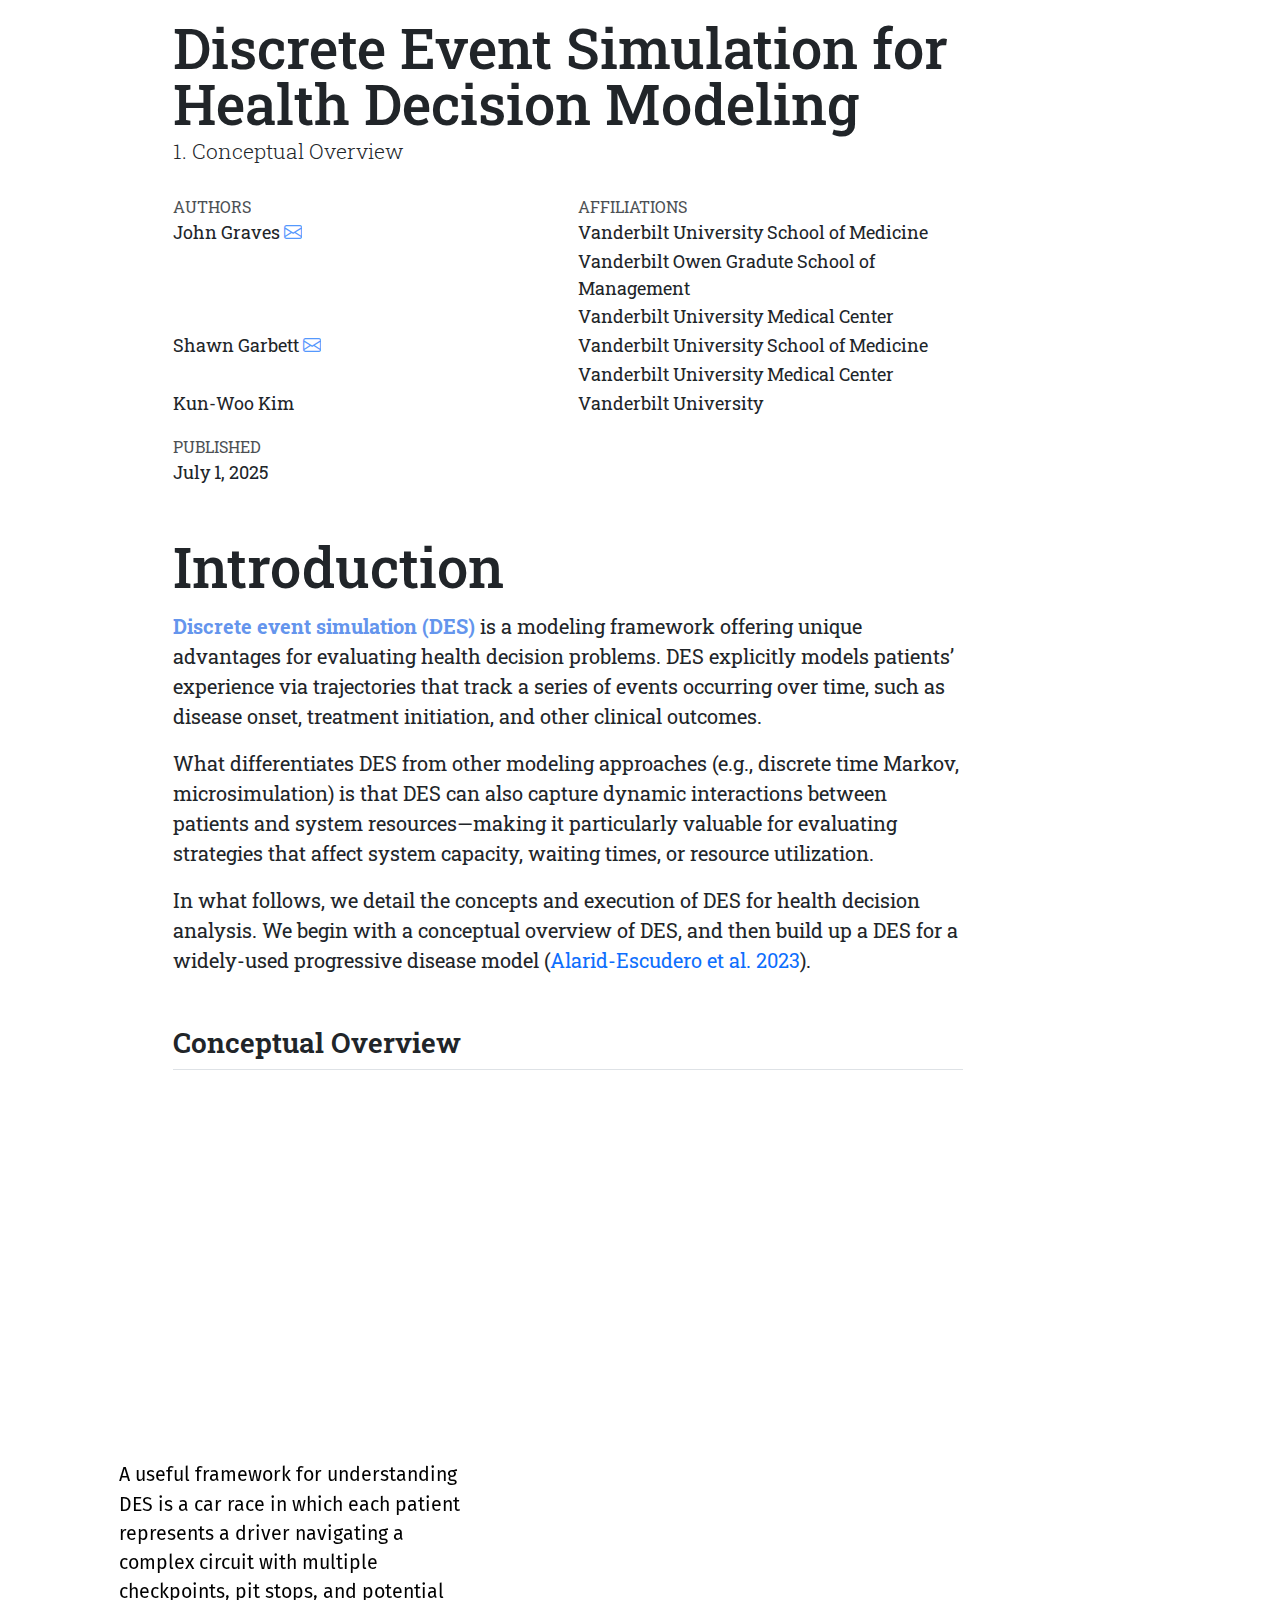
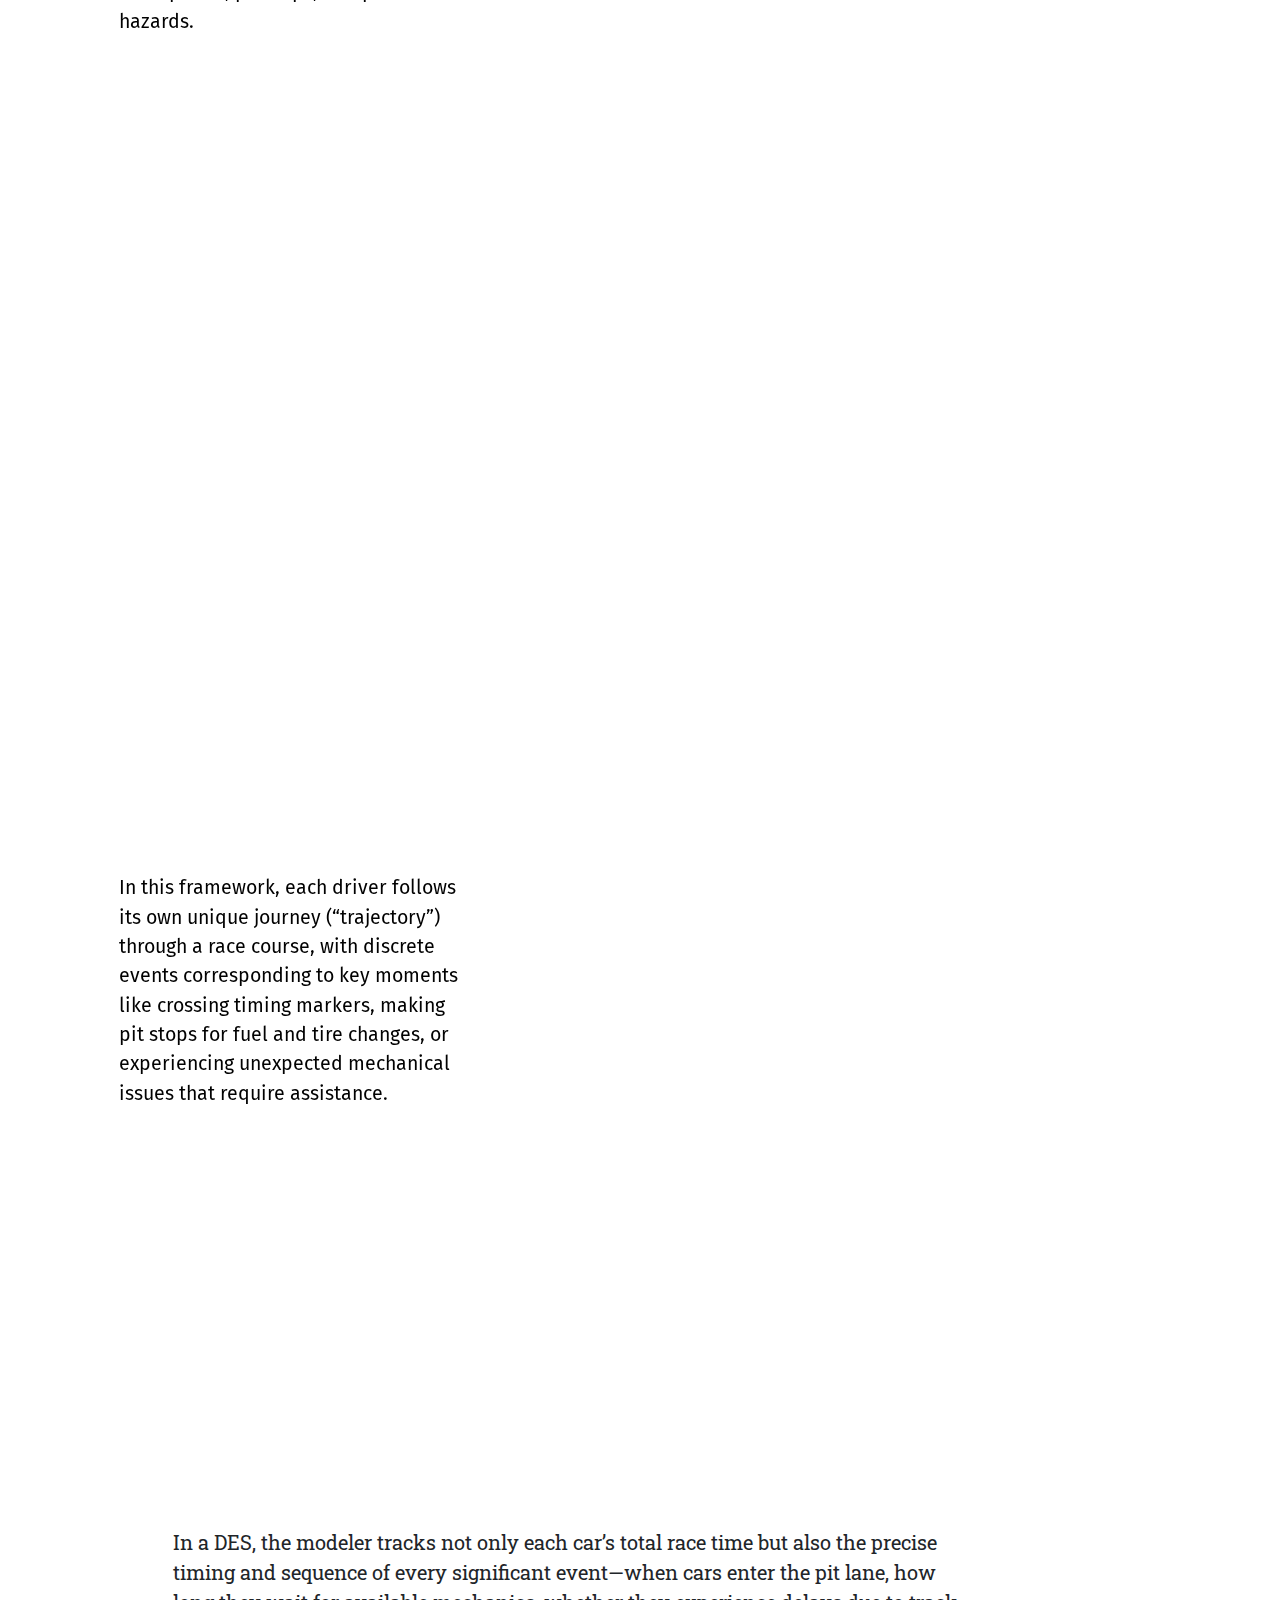
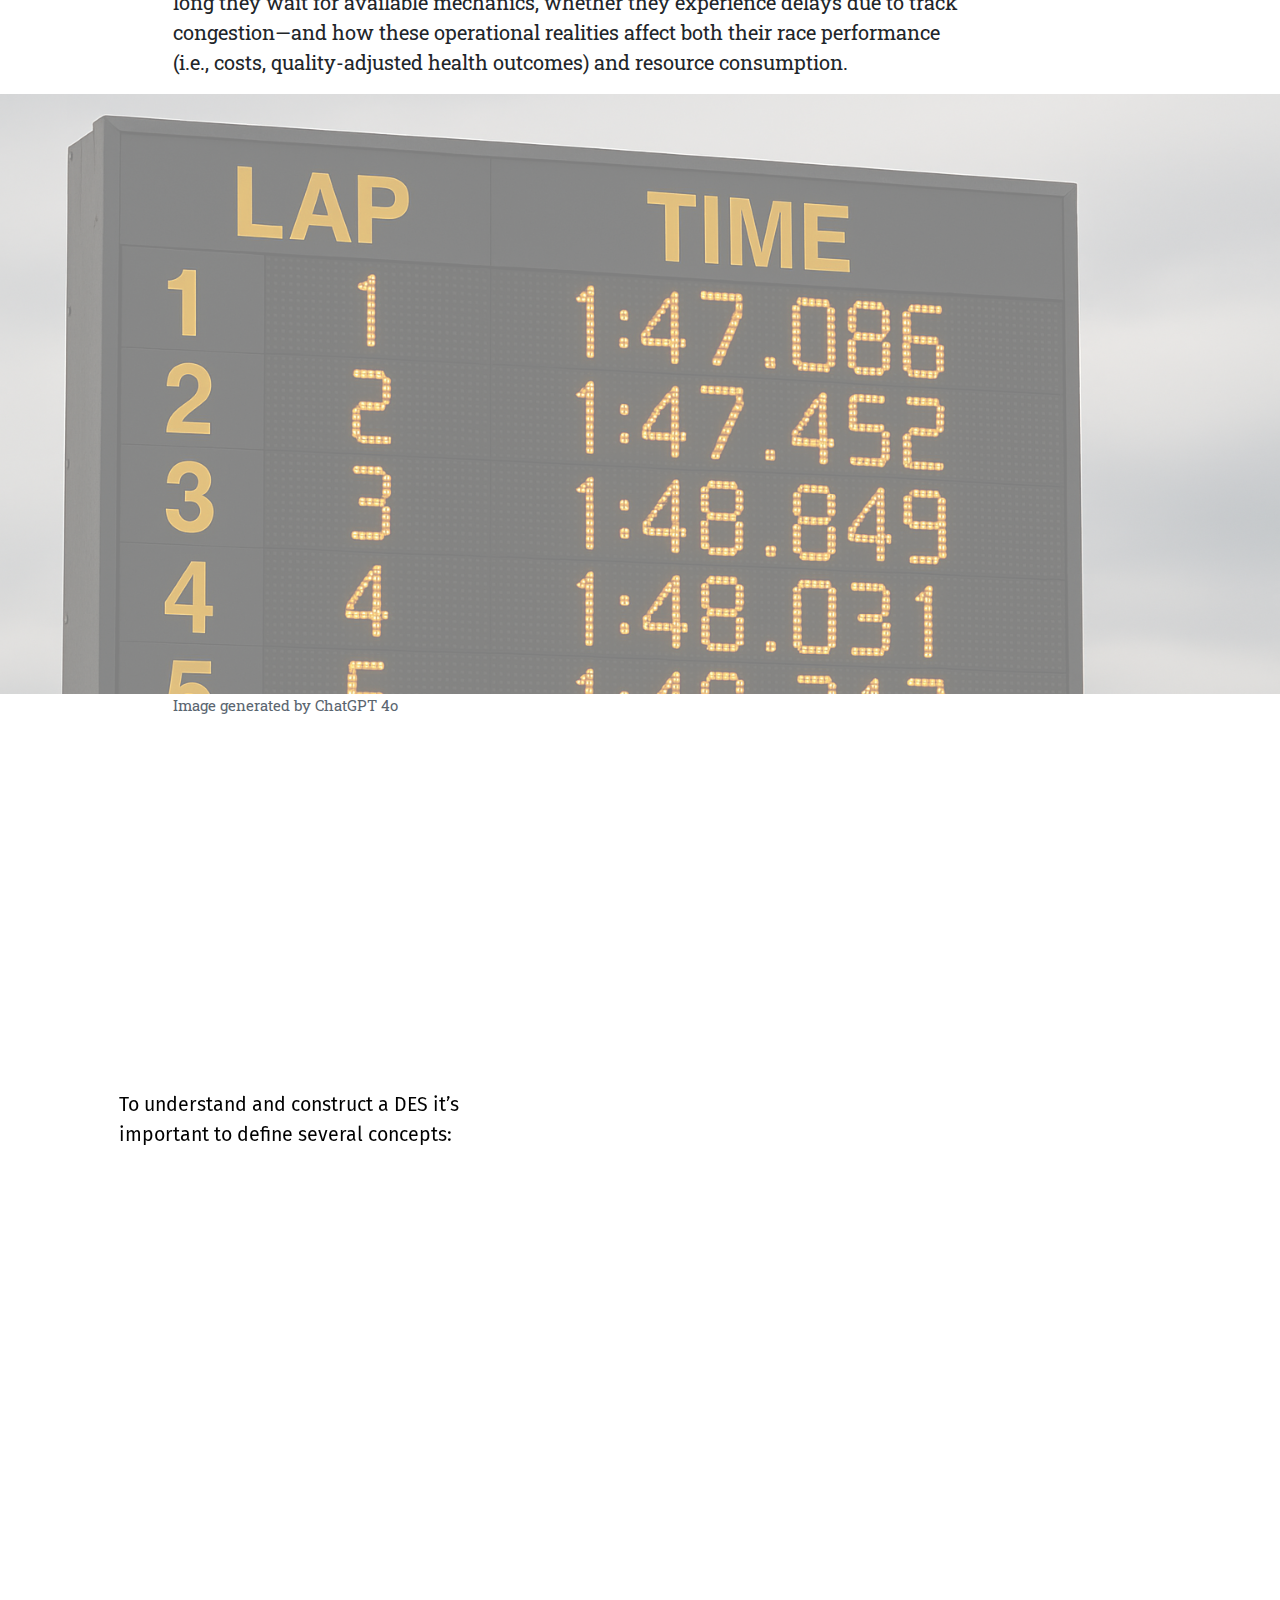
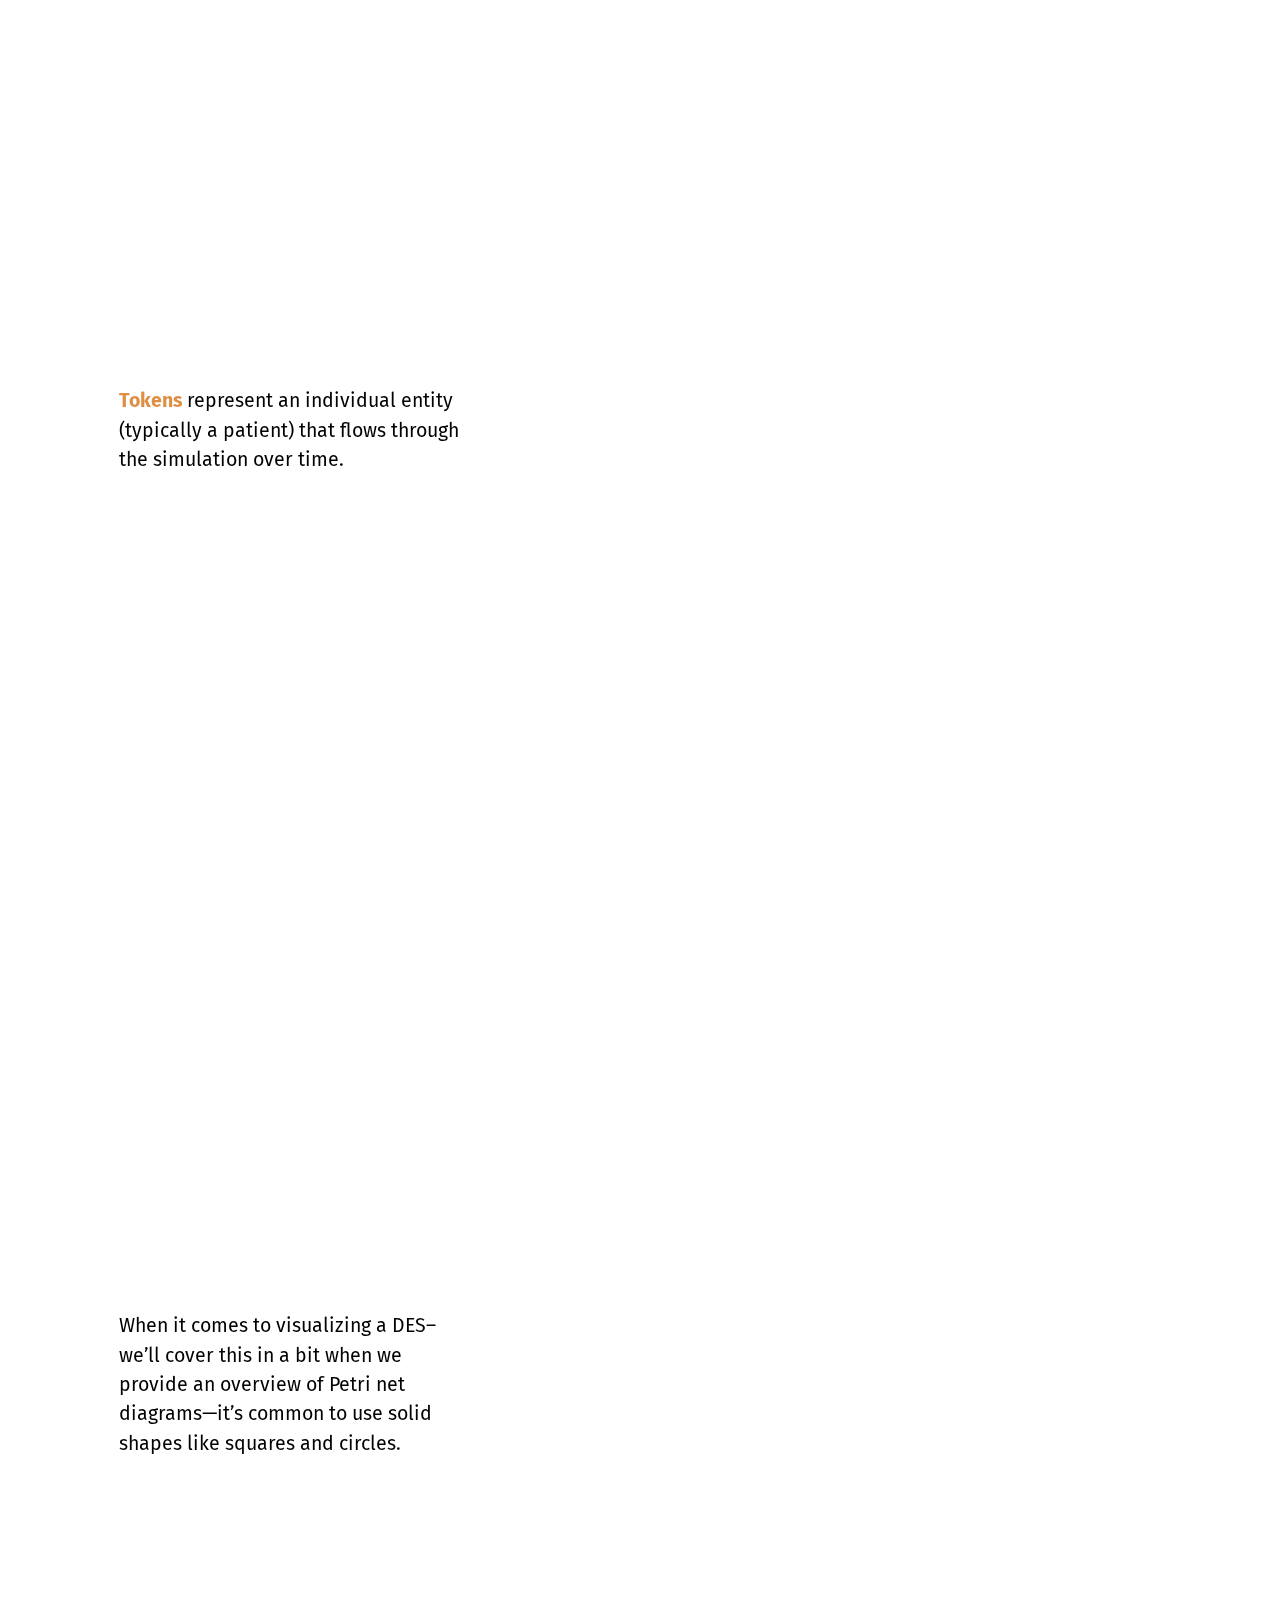
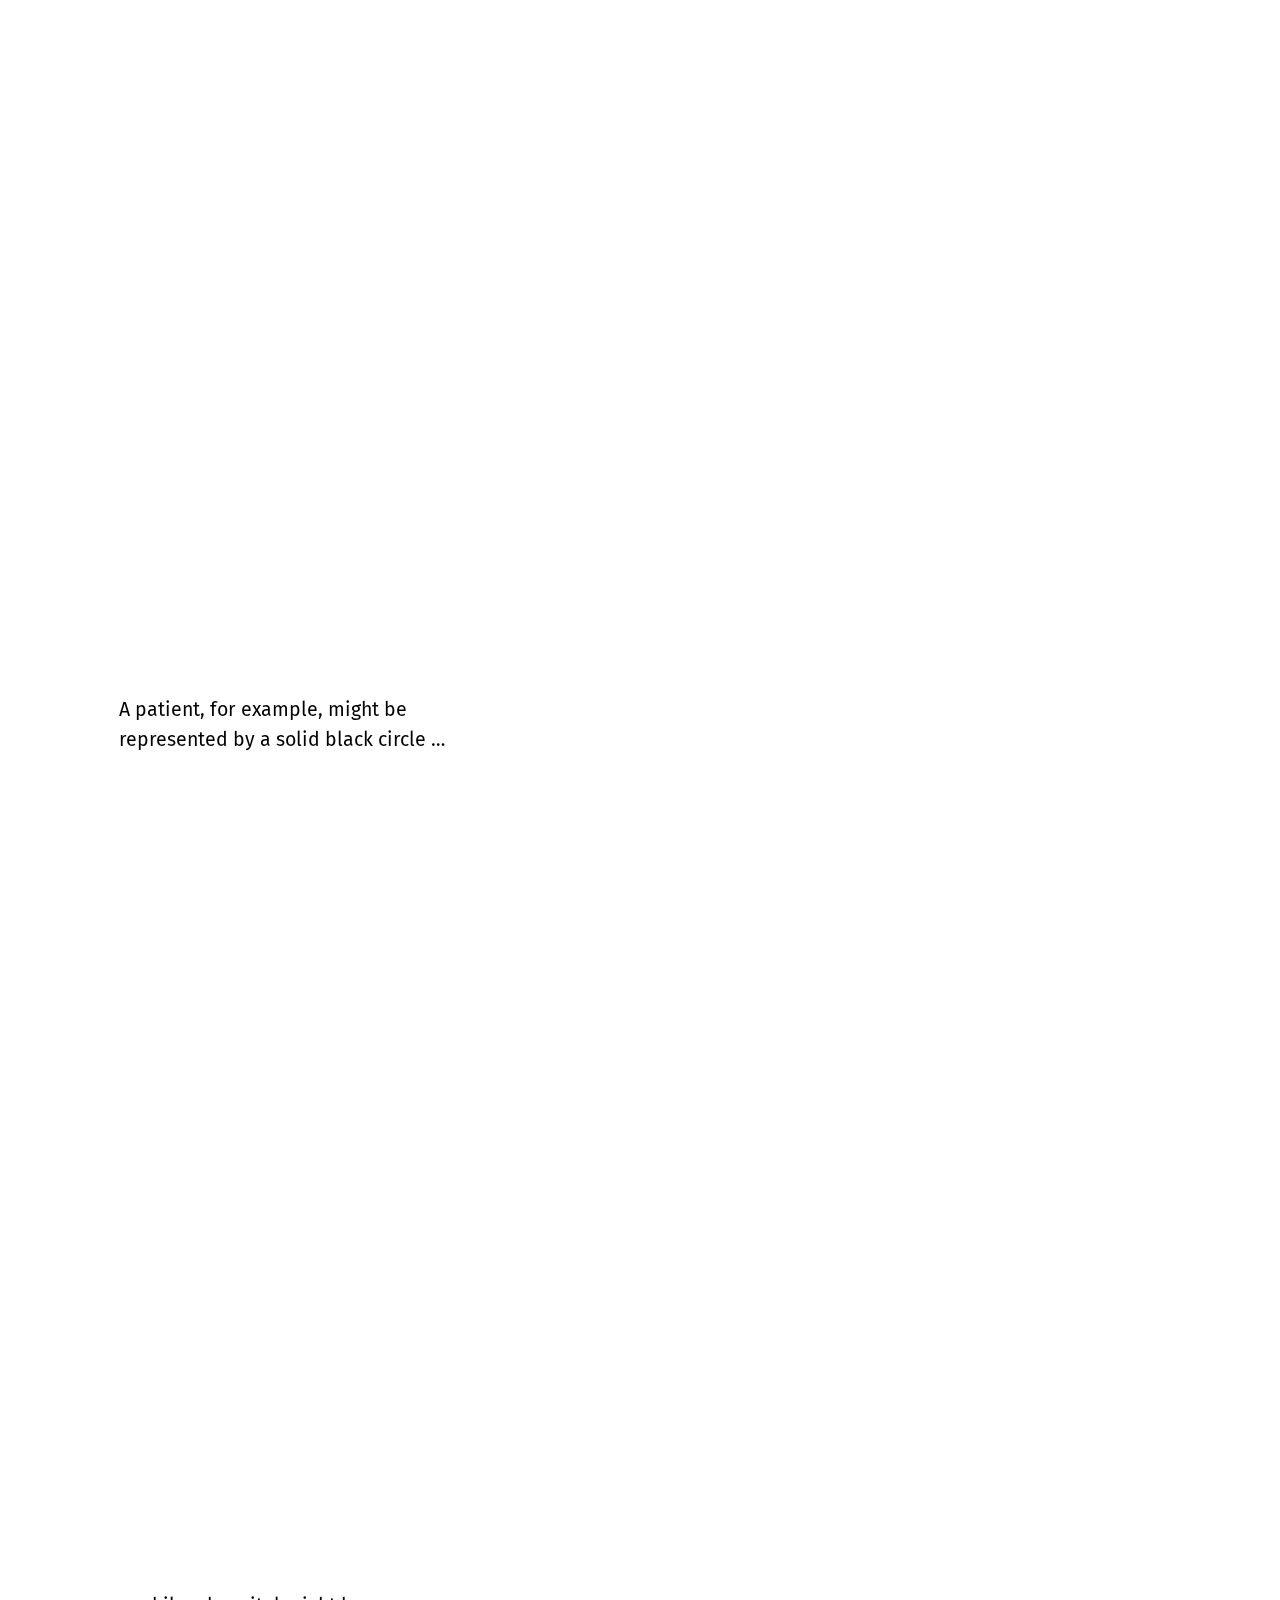
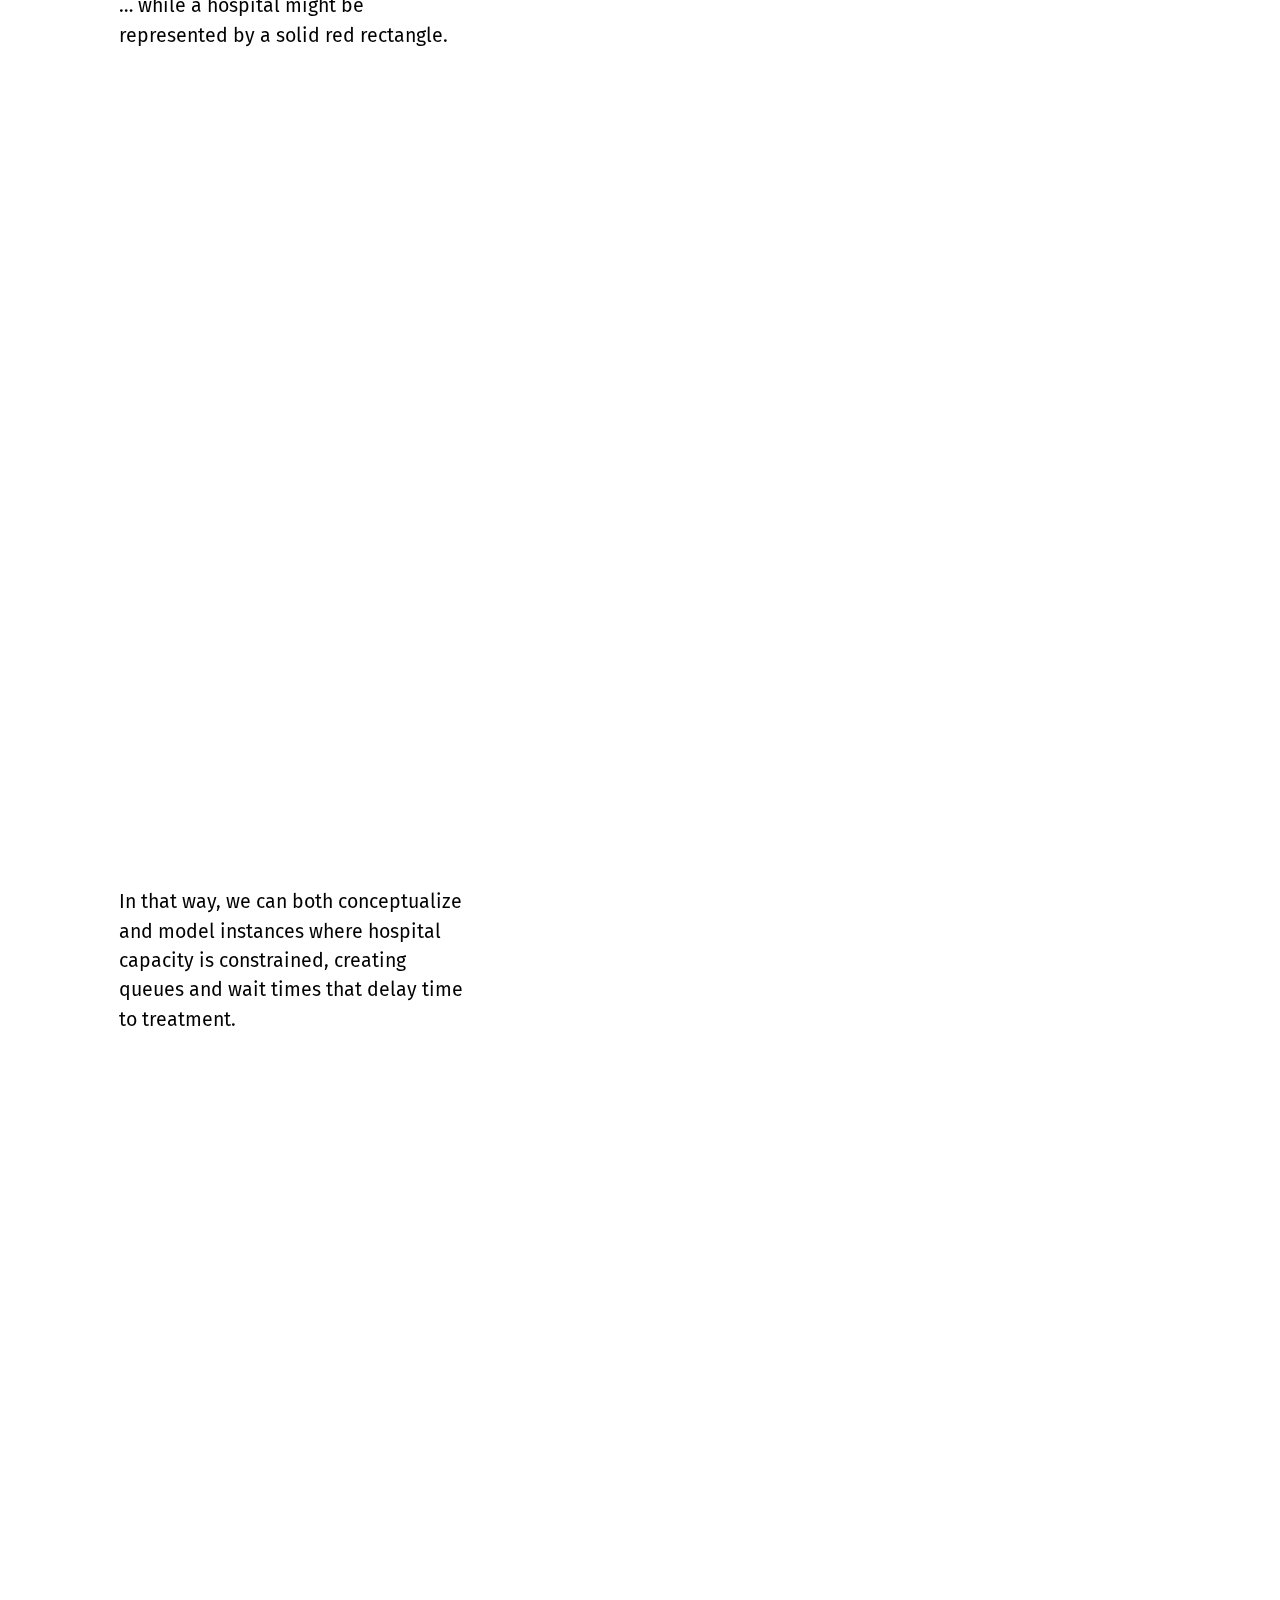
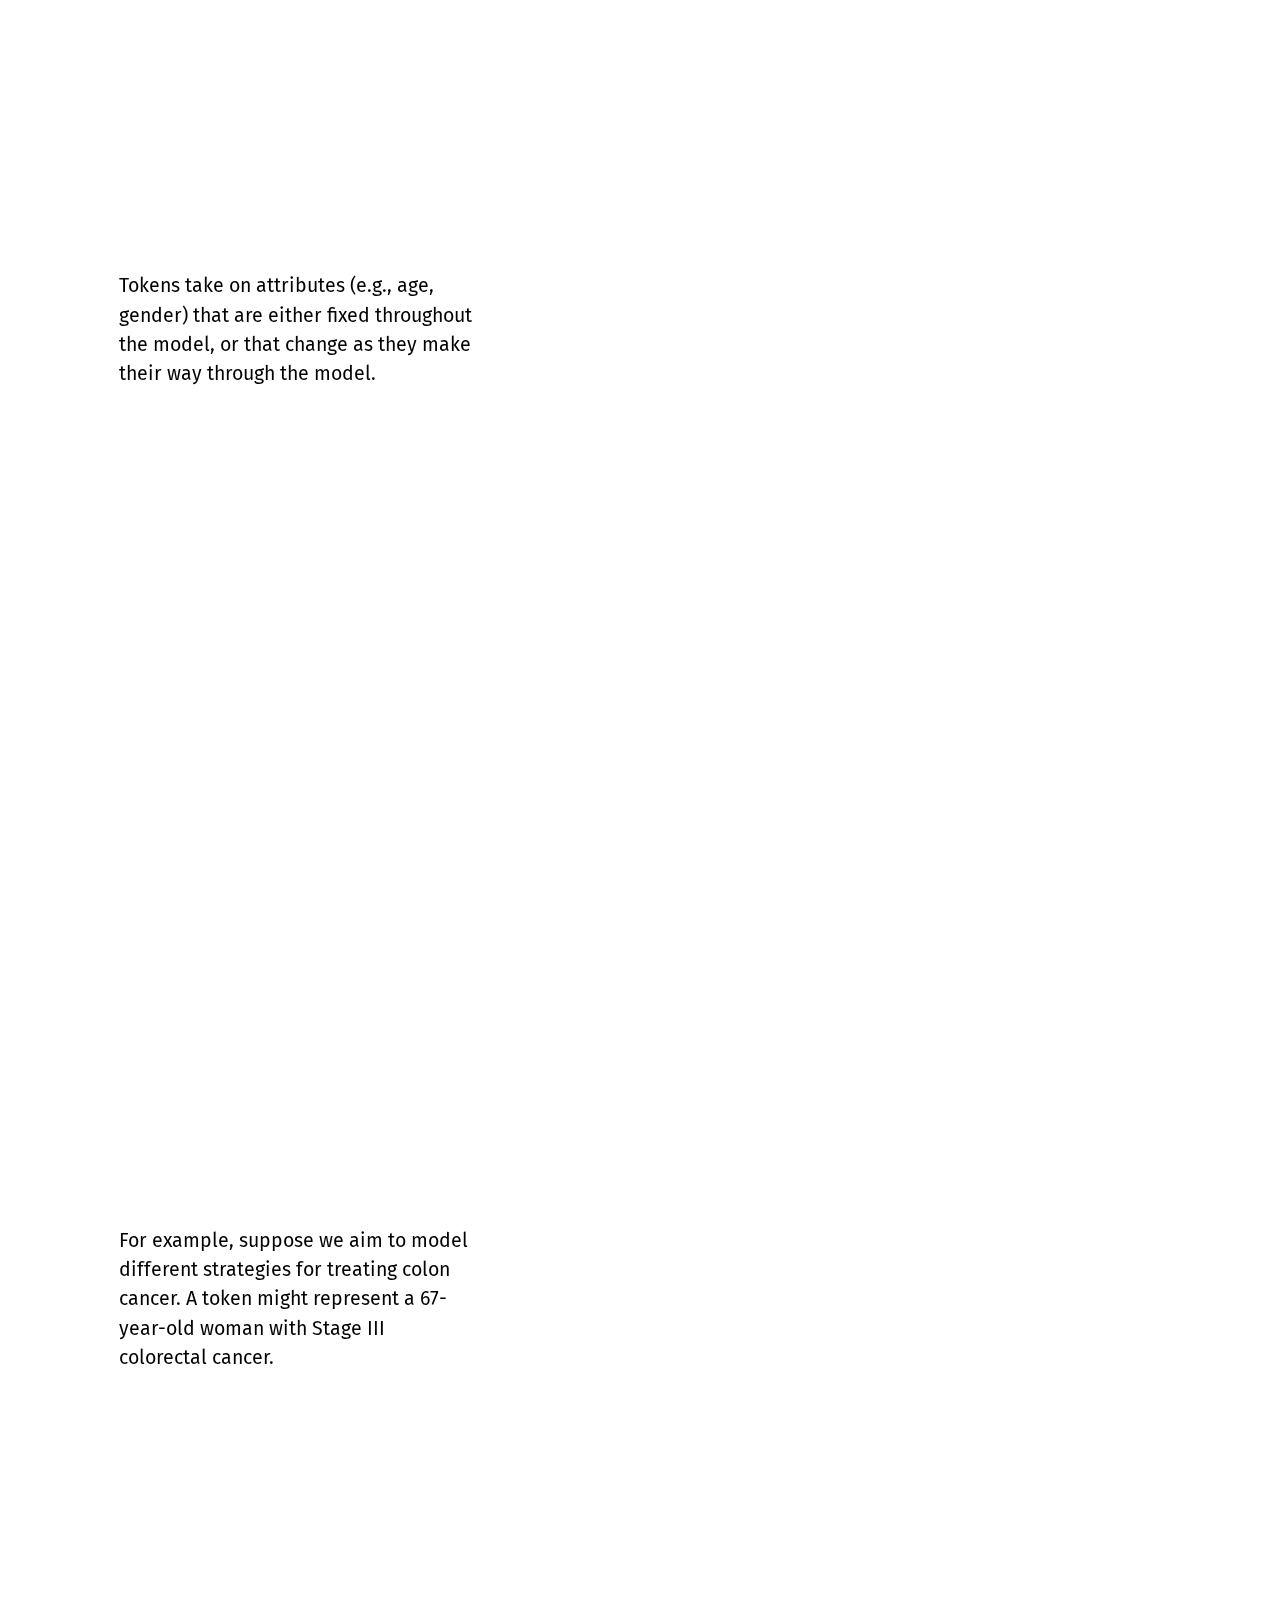
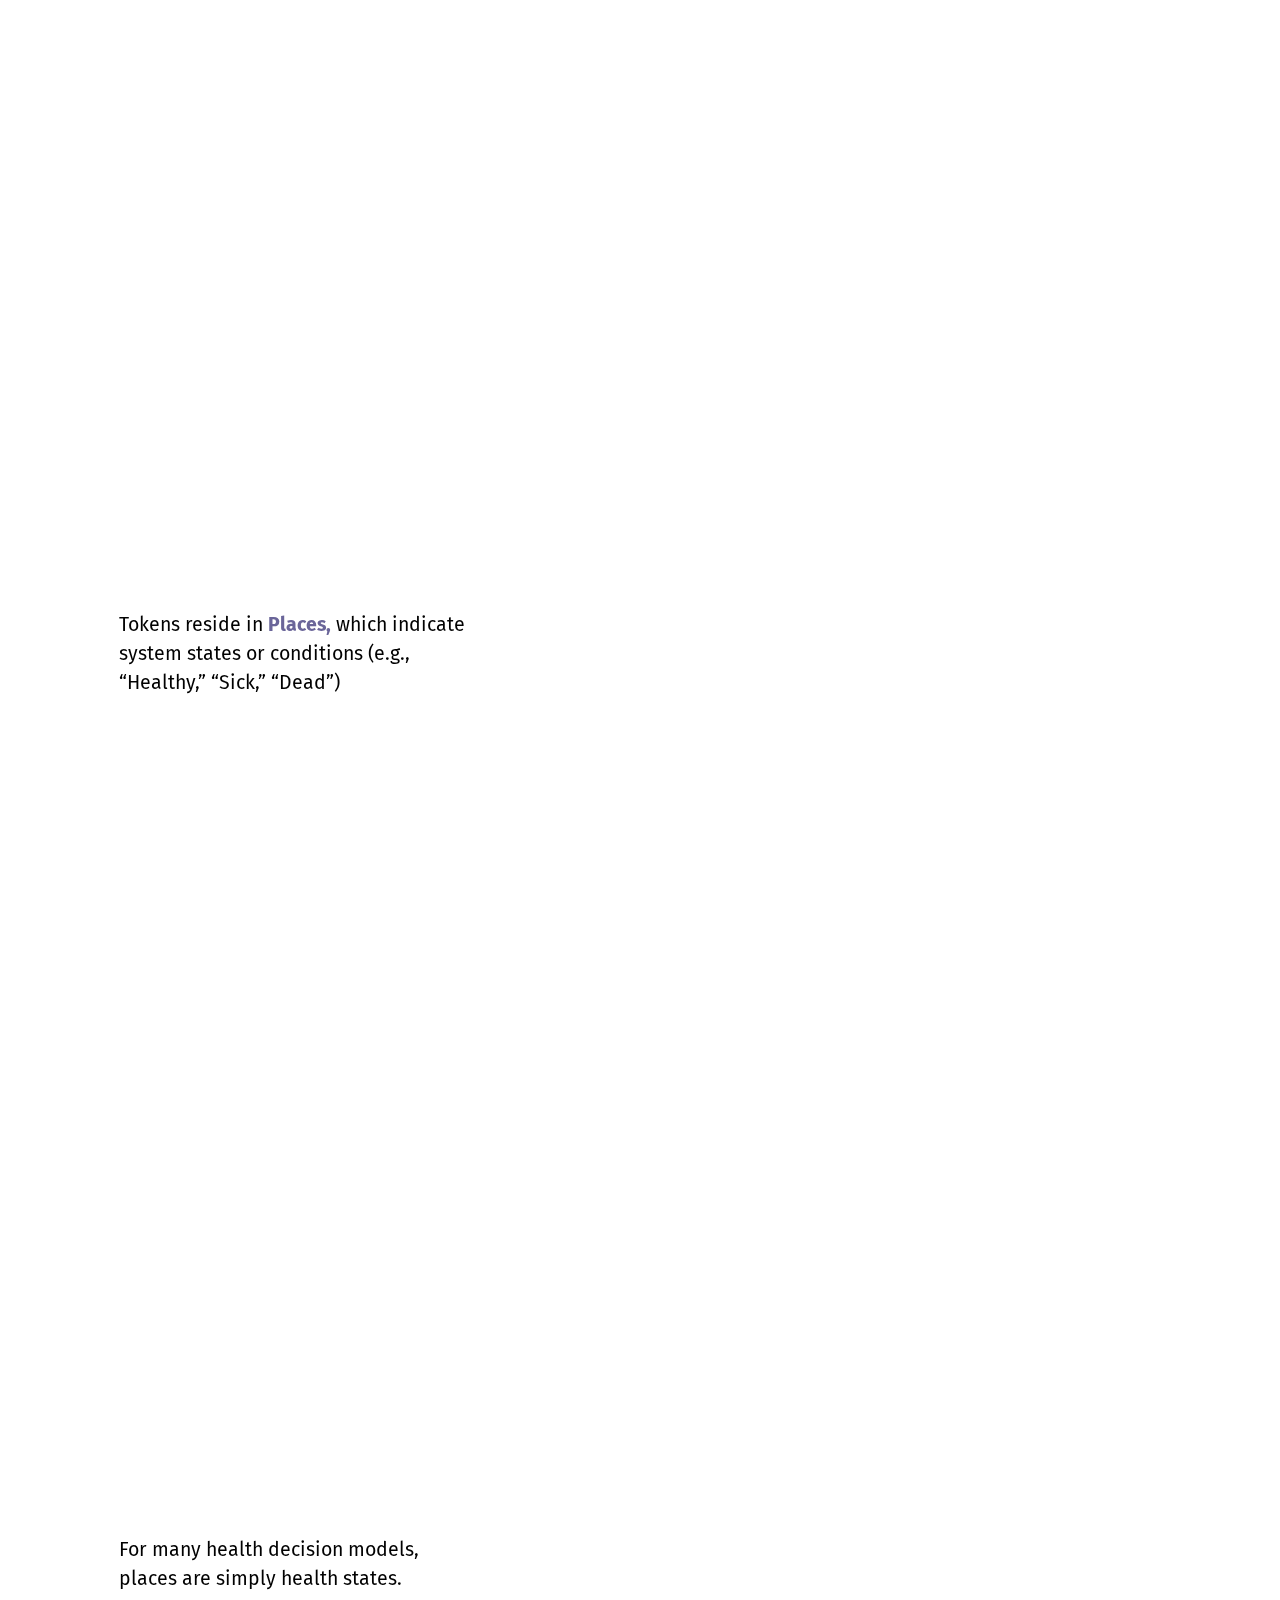
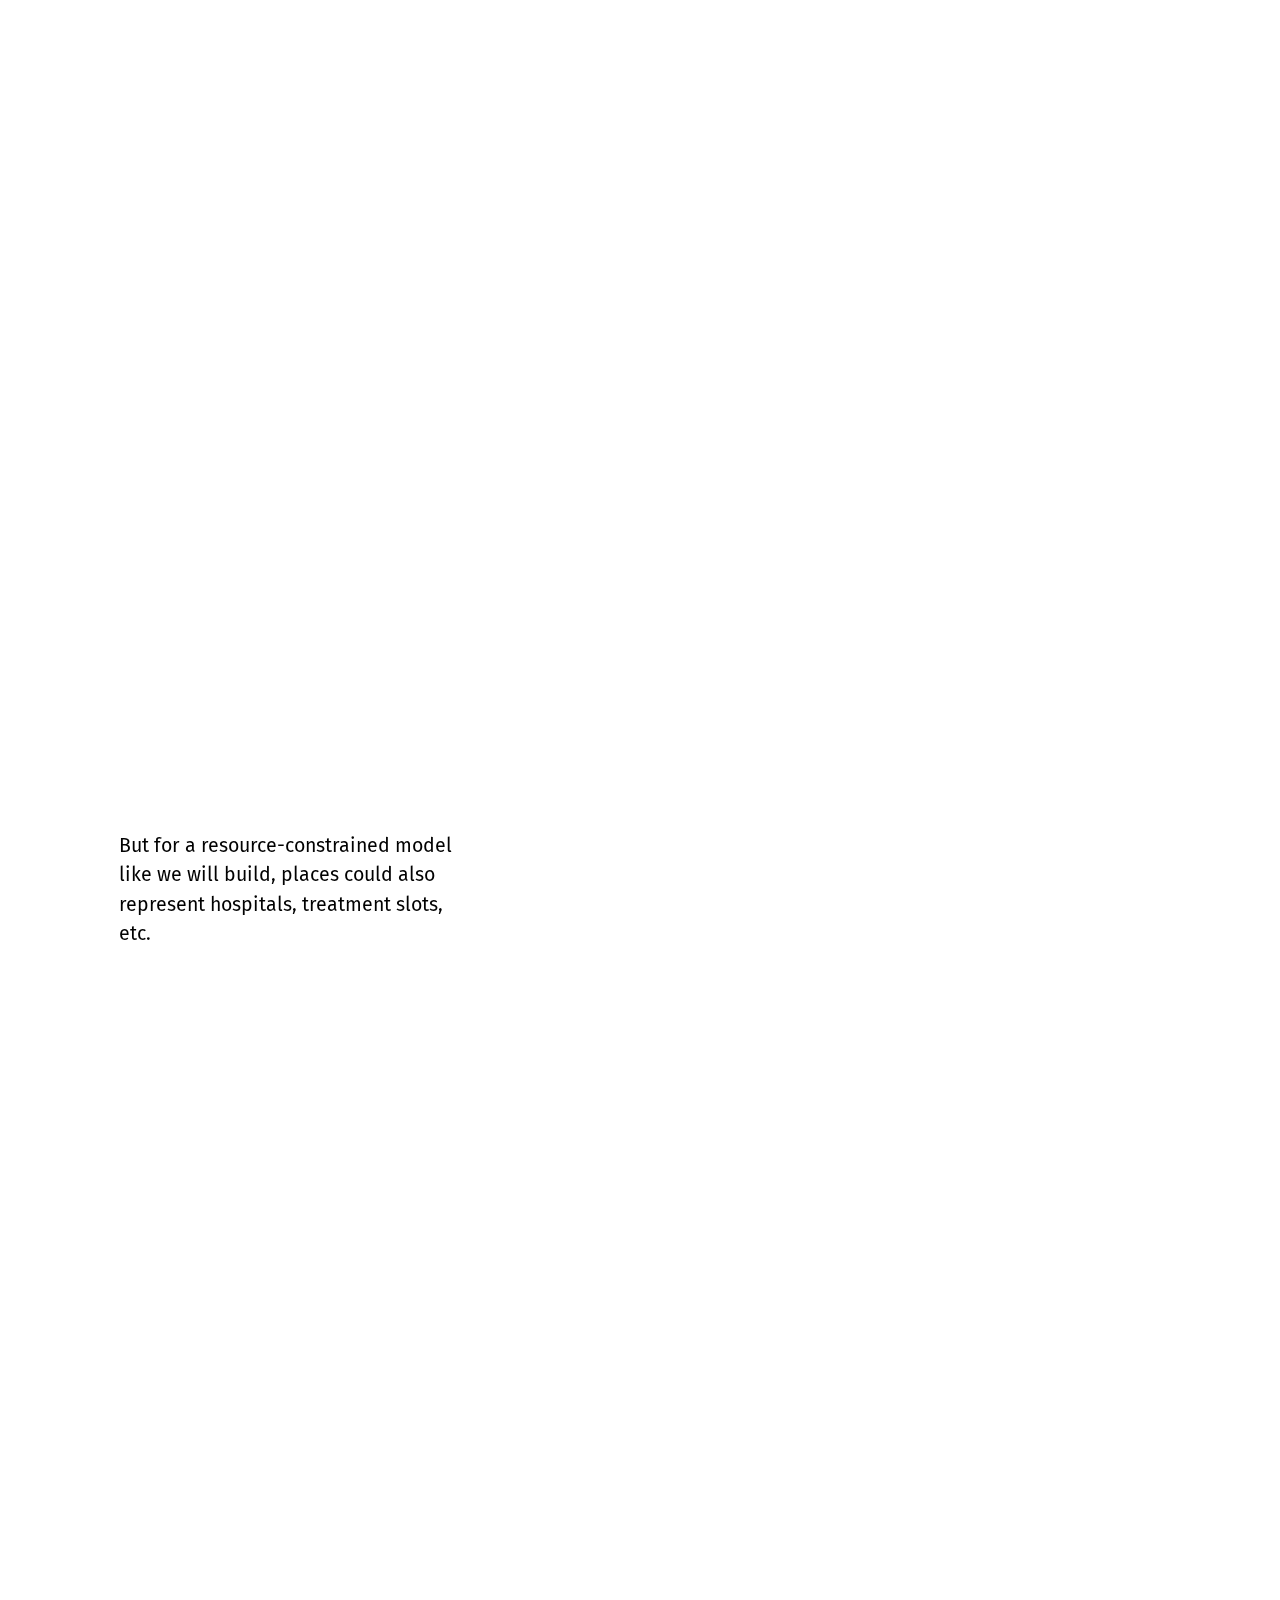
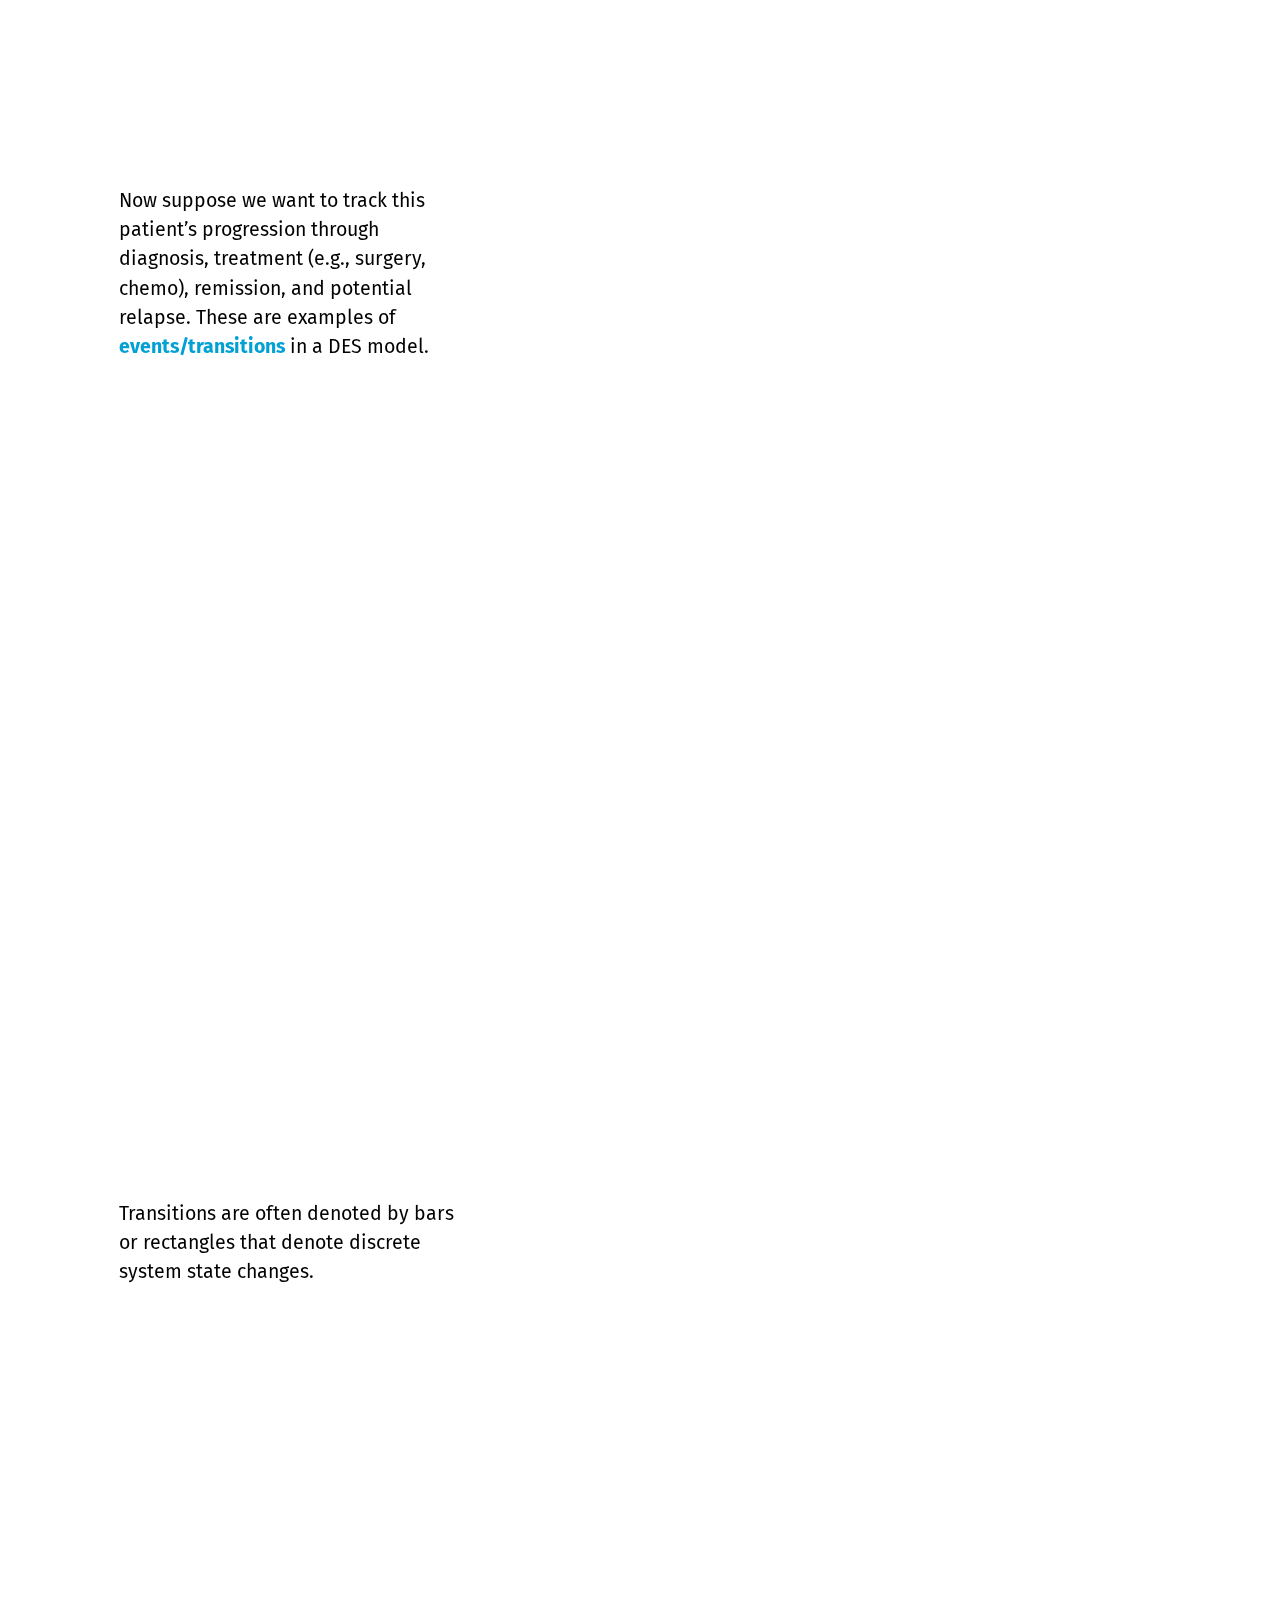
<file: _des-workshop/01-introduction.html>
<!DOCTYPE html>
<html xmlns="http://www.w3.org/1999/xhtml" lang="en" xml:lang="en"><head>

<meta charset="utf-8">
<meta name="generator" content="quarto-1.5.57">

<meta name="viewport" content="width=device-width, initial-scale=1.0, user-scalable=yes">

<meta name="author" content="John Graves">
<meta name="author" content="Shawn Garbett">
<meta name="author" content="Kun-Woo Kim">
<meta name="dcterms.date" content="2025-07-01">

<title>Discrete Event Simulation for Health Decision Modeling</title>
<style>
code{white-space: pre-wrap;}
span.smallcaps{font-variant: small-caps;}
div.columns{display: flex; gap: min(4vw, 1.5em);}
div.column{flex: auto; overflow-x: auto;}
div.hanging-indent{margin-left: 1.5em; text-indent: -1.5em;}
ul.task-list{list-style: none;}
ul.task-list li input[type="checkbox"] {
  width: 0.8em;
  margin: 0 0.8em 0.2em -1em; /* quarto-specific, see https://github.com/quarto-dev/quarto-cli/issues/4556 */ 
  vertical-align: middle;
}
/* CSS for citations */
div.csl-bib-body { }
div.csl-entry {
  clear: both;
  margin-bottom: 0em;
}
.hanging-indent div.csl-entry {
  margin-left:2em;
  text-indent:-2em;
}
div.csl-left-margin {
  min-width:2em;
  float:left;
}
div.csl-right-inline {
  margin-left:2em;
  padding-left:1em;
}
div.csl-indent {
  margin-left: 2em;
}</style>


<script src="01-introduction_files/libs/clipboard/clipboard.min.js"></script>
<script src="01-introduction_files/libs/quarto-html/quarto.js"></script>
<script src="01-introduction_files/libs/quarto-html/popper.min.js"></script>
<script src="01-introduction_files/libs/quarto-html/tippy.umd.min.js"></script>
<script src="01-introduction_files/libs/quarto-html/anchor.min.js"></script>
<link href="01-introduction_files/libs/quarto-html/tippy.css" rel="stylesheet">
<link href="01-introduction_files/libs/quarto-html/quarto-syntax-highlighting.css" rel="stylesheet" id="quarto-text-highlighting-styles">
<script src="01-introduction_files/libs/bootstrap/bootstrap.min.js"></script>
<link href="01-introduction_files/libs/bootstrap/bootstrap-icons.css" rel="stylesheet">
<link href="01-introduction_files/libs/bootstrap/bootstrap.min.css" rel="stylesheet" id="quarto-bootstrap" data-mode="light">
<script src="01-introduction_files/libs/quarto-contrib/intersection-observer-polyfill-1.0.0/intersection-observer.js"></script>
<script src="01-introduction_files/libs/quarto-contrib/scrollama-3.2.0/scrollama.min.js"></script>
<script src="01-introduction_files/libs/quarto-contrib/closeread-0.1.0/closeread.js"></script>
<meta cr-debug-mode="false">
<meta cr-remove-header-space="false">


<link rel="stylesheet" href="_extensions/qmd-lab/closeread/closeread.css">
<link rel="stylesheet" href="des-styling.css">
</head>

<body>

<div id="quarto-content" class="page-columns page-rows-contents page-layout-full">

<main class="content page-columns page-full column-body" id="quarto-document-content">

<header id="title-block-header" class="quarto-title-block default">
<div class="quarto-title">
<h1 class="title">Discrete Event Simulation for Health Decision Modeling</h1>
<p class="subtitle lead">1. Conceptual Overview</p>
</div>


<div class="quarto-title-meta-author column-body">
  <div class="quarto-title-meta-heading">Authors</div>
  <div class="quarto-title-meta-heading">Affiliations</div>
  
    <div class="quarto-title-meta-contents">
    <p class="author">John Graves <a href="mailto:john.graves@vanderbilt.edu" class="quarto-title-author-email"><i class="bi bi-envelope"></i></a> </p>
  </div>
  <div class="quarto-title-meta-contents">
        <p class="affiliation">
            Vanderbilt University School of Medicine
          </p>
        <p class="affiliation">
            Vanderbilt Owen Gradute School of Management
          </p>
        <p class="affiliation">
            Vanderbilt University Medical Center
          </p>
      </div>
    <div class="quarto-title-meta-contents">
    <p class="author">Shawn Garbett <a href="mailto:shawn.garbett@vumc.org" class="quarto-title-author-email"><i class="bi bi-envelope"></i></a> </p>
  </div>
  <div class="quarto-title-meta-contents">
        <p class="affiliation">
            Vanderbilt University School of Medicine
          </p>
        <p class="affiliation">
            Vanderbilt University Medical Center
          </p>
      </div>
    <div class="quarto-title-meta-contents">
    <p class="author">Kun-Woo Kim </p>
  </div>
  <div class="quarto-title-meta-contents">
        <p class="affiliation">
            Vanderbilt University
          </p>
      </div>
  </div>

<div class="quarto-title-meta column-body">

      
    <div>
    <div class="quarto-title-meta-heading">Published</div>
    <div class="quarto-title-meta-contents">
      <p class="date">July 1, 2025</p>
    </div>
  </div>
  
    
  </div>
  


</header>


<section id="introduction" class="level1 page-columns page-full">
<h1>Introduction</h1>
<!-- ::: callout-important -->
<!-- This text was AI-generated just to put in some filler for now; we'll want to go back and edit using our own language.  -->
<!-- ::: -->
<p><span style="color:cornflowerblue"><strong>Discrete event simulation (DES) </strong></span> is a modeling framework offering unique advantages for evaluating health decision problems. DES explicitly models patients’ experience via trajectories that track a series of events occurring over time, such as disease onset, treatment initiation, and other clinical outcomes.</p>
<p>What differentiates DES from other modeling approaches (e.g., discrete time Markov, microsimulation) is that DES can also capture dynamic interactions between patients and system resources—making it particularly valuable for evaluating strategies that affect system capacity, waiting times, or resource utilization.</p>
<p>In what follows, we detail the concepts and execution of DES for health decision analysis. We begin with a conceptual overview of DES, and then build up a DES for a widely-used progressive disease model <span class="citation" data-cites="alarid2023introductory">(<a href="#ref-alarid2023introductory" role="doc-biblioref">Alarid-Escudero et al. 2023</a>)</span>.</p>
<section id="conceptual-overview" class="level2 page-columns page-full">
<h2 class="anchored" data-anchor-id="conceptual-overview">Conceptual Overview</h2>
<div class="cr-section cr-column-screen sidebar-left">
<div class="narrative-col">
<div class="trigger new-trigger" data-focus-on="cr-carrace">
<div class="narrative">
<p>A useful framework for understanding DES is a car race in which each patient represents a driver navigating a complex circuit with multiple checkpoints, pit stops, and potential hazards.</p>
</div>
</div>
<div class="trigger new-trigger" data-focus-on="cr-carrace2">
<div class="narrative">
<p>In this framework, each driver follows its own unique journey (“trajectory”) through a race course, with discrete events corresponding to key moments like crossing timing markers, making pit stops for fuel and tire changes, or experiencing unexpected mechanical issues that require assistance.</p>
</div>
</div>
</div>
<div class="sticky-col">
<div class="sticky-col-stack">
<div id="cr-carrace" class="sticky">
<p><img src="images/starting-line-cars2.png" class="img-fluid"></p>
</div>
<div id="cr-carrace2" class="sticky">
<p><img src="images/car-race.png" class="img-fluid"></p>
</div>
</div>
</div>
</div>
<!-- ::: {.column-screen style="background-image:url(images/starting-line-cars2.png); background-size: 100vw; height: 600px; background-position: center bottom; background-repeat: no-repeat; opacity: 0.5"} -->
<!-- ::: -->
<!-- <figcaption>Image generated by ChatGPT 4o</figcaption> -->
<p>In a DES, the modeler tracks not only each car’s total race time but also the precise timing and sequence of every significant event—when cars enter the pit lane, how long they wait for available mechanics, whether they experience delays due to track congestion—and how these operational realities affect both their race performance (i.e., costs, quality-adjusted health outcomes) and resource consumption.</p>
<div class="column-screen" style="background-image:url(images/scoreboard-race.png); background-size: 100vw; height: 600px; background-position: center top; background-repeat: no-repeat; opacity: 0.5">

</div>
<figcaption>
Image generated by ChatGPT 4o
</figcaption>
<!-- ::: {.column-screen style="background-image:url(images/finish-line-cars.png); background-size: 100vw; height: 400px; background-position: center +15%; background-repeat: no-repeat; opacity: 0.5"} -->
<!-- ::: -->
<!-- <figcaption>Image generated by ChatGPT 4o</figcaption> -->
<div class="cr-section cr-column-screen sidebar-left">
<div class="narrative-col">
<div class="trigger">
<div class="narrative">
<p>To understand and construct a DES it’s important to define several concepts:</p>
</div>
</div>
<div class="trigger new-trigger" data-focus-on="cr-table">
<div class="narrative">
<p><span style="color:#DF8F44FF"><strong>Tokens</strong></span> represent an individual entity (typically a patient) that flows through the simulation over time.</p>
</div>
</div>
<div class="trigger">
<div class="narrative">
<p>When it comes to visualizing a DES–we’ll cover this in a bit when we provide an overview of Petri net diagrams—it’s common to use solid shapes like squares and circles.</p>
</div>
</div>
<div class="trigger new-trigger" data-focus-on="cr-petri-token2">
<div class="narrative">
<p>A patient, for example, might be represented by a solid black circle …</p>
</div>
</div>
<div class="trigger new-trigger" data-focus-on="cr-petri-token1" data-scale-by="2">
<div class="narrative">
<p>… while a hospital might be represented by a solid red rectangle.</p>
</div>
</div>
<div class="trigger new-trigger" data-focus-on="cr-petri-token-queue">
<div class="narrative">
<p>In that way, we can both conceptualize and model instances where hospital capacity is constrained, creating queues and wait times that delay time to treatment.</p>
</div>
</div>
<div class="trigger new-trigger" data-focus-on="cr-table">
<div class="narrative">
<p>Tokens take on attributes (e.g., age, gender) that are either fixed throughout the model, or that change as they make their way through the model.</p>
</div>
</div>
<div class="trigger new-trigger" data-focus-on="cr-table">
<div class="narrative">
<p>For example, suppose we aim to model different strategies for treating colon cancer. A token might represent a 67-year-old woman with Stage III colorectal cancer.</p>
</div>
</div>
<div class="trigger new-trigger" data-focus-on="cr-petri-place">
<div class="narrative">
<p>Tokens reside in <span style="color:#6A6599FF"><strong>Places, </strong></span>which indicate system states or conditions (e.g., “Healthy,” “Sick,” “Dead”)</p>
</div>
</div>
<div class="trigger new-trigger" data-focus-on="cr-petri-place">
<div class="narrative">
<p>For many health decision models, places are simply health states.</p>
</div>
</div>
<div class="trigger new-trigger" data-scale-by="2" data-focus-on="cr-model6place" data-pan-to="-25%, -50%">
<div class="narrative">
<p>But for a resource-constrained model like we will build, places could also represent hospitals, treatment slots, etc.</p>
</div>
</div>
<div class="trigger new-trigger" data-focus-on="cr-table3">
<div class="narrative">
<p>Now suppose we want to track this patient’s progression through diagnosis, treatment (e.g., surgery, chemo), remission, and potential relapse. These are examples of <span style="color:#00A1D5FF"><strong>events/transitions</strong></span> in a DES model.</p>
</div>
</div>
<div class="trigger new-trigger" data-focus-on="cr-petri-transition">
<div class="narrative">
<p>Transitions are often denoted by bars or rectangles that denote discrete system state changes.</p>
</div>
</div>
<div class="trigger new-trigger" data-scale-by="3" data-focus-on="cr-model6place" data-pan-to="100%, 15%">
<div class="narrative">
<p>For example, disease incidence–that is, the transition from healthy to sick—would be captured by a transition.</p>
</div>
</div>
<div class="trigger new-trigger" data-focus-on="cr-petri-arc">
<div class="narrative">
<p>The flow between <span style="color:#6A6599FF"><strong>places</strong></span> and <span style="color:#00A1D5FF"><strong>transitions</strong></span> is denoted by an <strong>arc</strong>.</p>
</div>
</div>
</div>
<div class="sticky-col">
<div class="sticky-col-stack">
<div id="cr-petri-token-queue" class="sticky">
<p><img src="images/petri-token-queue.png" class="img-fluid"></p>
</div>
<div id="cr-petri-token1" class="sticky">
<p><img src="images/clipboard-810075082.png" class="img-fluid"></p>
</div>
<div id="cr-petri-token2" class="sticky">
<p><img src="images/clipboard-1758535931.png" class="img-fluid"></p>
</div>
<div id="cr-table" class="sticky">
<div class="cell">
<div class="cell-output-display">
<table class="caption-top table table-sm table-striped small">
<colgroup>
<col style="width: 26%">
<col style="width: 44%">
<col style="width: 29%">
</colgroup>
<thead>
<tr class="header">
<th style="text-align: left;">Concept</th>
<th style="text-align: left;">Definition</th>
<th style="text-align: left;">Examples</th>
</tr>
</thead>
<tbody>
<tr class="odd">
<td style="text-align: left;"><span style="color:#DF8F44FF"><strong>Tokens</strong></span></td>
<td style="text-align: left;">Represent patients or units flowing through the simulation, carrying attributes.</td>
<td style="text-align: left;">A 67-year-old woman with Stage III colorectal cancer.</td>
</tr>
</tbody>
</table>
</div>
</div>
</div>
<div id="cr-table2" class="sticky">
<div class="cell">
<div class="cell-output-display">
<table class="caption-top table table-sm table-striped small">
<colgroup>
<col style="width: 26%">
<col style="width: 44%">
<col style="width: 29%">
</colgroup>
<thead>
<tr class="header">
<th style="text-align: left;">Concept</th>
<th style="text-align: left;">Definition</th>
<th style="text-align: left;">Examples</th>
</tr>
</thead>
<tbody>
<tr class="odd">
<td style="text-align: left;"><span style="color:#DF8F44FF"><strong>Tokens</strong></span></td>
<td style="text-align: left;">Represent patients or units flowing through the simulation, carrying attributes.</td>
<td style="text-align: left;">A 67-year-old woman with Stage III colorectal cancer.</td>
</tr>
<tr class="even">
<td style="text-align: left;"><span style="color:#6A6599FF"><strong>Places</strong></span></td>
<td style="text-align: left;">Indicate system states or conditions (e.g., “Healthy,” “Sick,” “Under Treatment”)</td>
<td style="text-align: left;">Sick disease state</td>
</tr>
</tbody>
</table>
</div>
</div>
</div>
<div id="cr-petri-place" class="sticky">
<p><img src="images/petri-place.png" class="img-fluid"></p>
</div>
<div id="cr-model6place" class="sticky">
<p><img src="images/petri-model6.png" class="img-fluid"></p>
</div>
<div id="cr-petri-transition" class="sticky">
<p><img src="images/clipboard-3059554460.png" class="img-fluid"></p>
</div>
<div id="cr-petri-arc" class="sticky">
<p><img src="images/clipboard-1434672209.png" class="img-fluid"></p>
</div>
<div id="cr-table3" class="sticky">
<div class="cell">
<div class="cell-output-display">
<table class="caption-top table table-sm table-striped small">
<colgroup>
<col style="width: 19%">
<col style="width: 27%">
<col style="width: 53%">
</colgroup>
<thead>
<tr class="header">
<th style="text-align: left;">Concept</th>
<th style="text-align: left;">Definition</th>
<th style="text-align: left;">Examples</th>
</tr>
</thead>
<tbody>
<tr class="odd">
<td style="text-align: left;"><span style="color:#DF8F44FF"><strong>Tokens</strong></span></td>
<td style="text-align: left;">Represent patients or units flowing through the simulation, carrying attributes.</td>
<td style="text-align: left;">A 67-year-old woman with Stage III colorectal cancer.</td>
</tr>
<tr class="even">
<td style="text-align: left;"><span style="color:#6A6599FF"><strong>Places</strong></span></td>
<td style="text-align: left;">Indicate system states or conditions (e.g., “Healthy,” “Sick,” “Under Treatment”)</td>
<td style="text-align: left;">Sick disease state</td>
</tr>
<tr class="odd">
<td style="text-align: left;"><span style="color:#00A1D5FF"><strong>Events/transitions</strong></span></td>
<td style="text-align: left;">Discrete time points when system state changes; trigger resource use and transitions.</td>
<td style="text-align: left;">- Disease incidence<br> - Disease progression<br> - Death from disease or background causes<br> - Enter treatment waiting list<br> - Acute event (e.g., hospitalization)</td>
</tr>
</tbody>
</table>
</div>
</div>
</div>
</div>
</div>
</div>
<p>These visual tools can be combined into a <strong>Petri net</strong> diagram that represents the flow of resources, entities, and control through a system over time. Petri nets are particularly useful for depicting concurrent processes and shared resources.</p>
<div class="cr-section cr-column-screen sidebar-left">
<div class="narrative-col">
<div class="trigger new-trigger" data-focus-on="cr-petrigif">
<div class="narrative">
<p>Formally, a Petri net is a directed bipartite graph that describes a distributed system.</p>
</div>
</div>
<div class="trigger">
<div class="narrative">
<p>In the example shown to the right, each transition moves a token through the system.</p>
</div>
</div>
</div>
<div class="sticky-col">
<div class="sticky-col-stack">
<div id="cr-petrigif" class="sticky">
<img src="images/Animated_Petri_net_commons.gif" class="img-fluid">
<figcaption>
Source: <a href="https://en.wikipedia.org/wiki/Petri_net">Wikipedia</a>
</figcaption>
</div>
</div>
</div>
</div>
<p>Our ultimate objective is to build up a DES based on the following Petri net diagram for the progressive disease model with resource constraints.</p>
<div class="column-screen">
<p><img src="images/petri-model6.png" class="img-fluid"></p>
</div>
<table class="caption-top table">
<colgroup>
<col style="width: 34%">
<col style="width: 19%">
<col style="width: 45%">
</colgroup>
<thead>
<tr class="header">
<th style="text-align: center;">Element</th>
<th style="text-align: center;">Type</th>
<th style="text-align: left;">Description</th>
</tr>
</thead>
<tbody>
<tr class="odd">
<td style="text-align: center;"><img src="images/clipboard-3339342299.png" class="img-fluid"></td>
<td style="text-align: center;"><strong>Place</strong></td>
<td style="text-align: left;">Indicate system states or conditions (e.g., “Healthy,” “Sick,” “Under Treatment”).</td>
</tr>
<tr class="even">
<td style="text-align: center;"><img src="images/clipboard-3059554460.png" class="img-fluid"></td>
<td style="text-align: center;"><strong>Transition</strong></td>
<td style="text-align: left;">Signify events that may cause a change in state (e.g., “disease incidence,” “death,” “recovery”).</td>
</tr>
<tr class="odd">
<td style="text-align: center;"><img src="images/clipboard-810075082.png" class="img-fluid" width="45"> <img src="images/clipboard-1758535931.png" class="img-fluid"></td>
<td style="text-align: center;"><strong>Token</strong></td>
<td style="text-align: left;">Represent individual entities (e.g., patients, hospital beds or available treatment slots) that flow through the net.</td>
</tr>
<tr class="even">
<td style="text-align: center;"><img src="images/clipboard-1434672209.png" class="img-fluid"></td>
<td style="text-align: center;"><strong>Arc</strong></td>
<td style="text-align: left;">Show the flow between places and transitions.</td>
</tr>
</tbody>
</table>
<div class="cr-section cr-column-screen sidebar-left">
<div class="narrative-col">
<div class="trigger new-trigger" data-focus-on="cr-table4">
<div class="narrative">
<p>Once we have represented the system, we need some way to record the experience of each token (i.e., patient) in the system. This is accomplished via a <span style="color:#B24745FF"><strong>trajectory</strong></span></p>
</div>
</div>
<div class="trigger new-trigger" data-focus-on="cr-table4">
<div class="narrative">
<p>A <span style="color:#B24745FF"><strong>trajectory</strong></span> captures the specific sequence of events a patient experiences.</p>
</div>
</div>
<div class="trigger new-trigger" data-focus-on="cr-table5">
<div class="narrative">
<p>As the token/patient progresses through the model, they “consume” <span style="color:#79AF97FF"><strong>resources</strong></span>.</p>
</div>
</div>
<div class="trigger new-trigger" data-focus-on="cr-table5">
<div class="narrative">
<p>You can think of <span style="color:#79AF97FF"><strong>resources</strong></span> as things we want to track, such as time in the model, time in the healthy state, waiting times for treatment, etc.</p>
</div>
</div>
<div class="trigger">
<div class="narrative">
<p>In that sense, <span style="color:#79AF97FF"><strong>resources</strong></span> can be either subject to constraints, or not.</p>
</div>
</div>
<div class="trigger">
<div class="narrative">
<p>A patient’s experience of time in a place or health state, for example, can be thought of as unconstrained resource: one patient’s experience of time does not preclude another patient in the model from also experiencing the passage of time.</p>
</div>
</div>
<div class="trigger new-trigger" data-focus-on="cr-table5">
<div class="narrative">
<p>Conversely, in a resource-constrained DES we might want to put limits on the total number of patients who can receive treatment at one time. This both helps better represent real-world scenarios, and also facilitates additional policy strategy modeling (e.g., expansion of treatment slots, staffing, or hospital beds to reduce wait times).</p>
</div>
</div>
</div>
<div class="sticky-col">
<div class="sticky-col-stack">
<div id="cr-table4" class="sticky">
<div class="cell">
<div class="cell-output-display">
<table class="caption-top table table-sm table-striped small">
<colgroup>
<col style="width: 19%">
<col style="width: 27%">
<col style="width: 53%">
</colgroup>
<thead>
<tr class="header">
<th style="text-align: left;">Concept</th>
<th style="text-align: left;">Definition</th>
<th style="text-align: left;">Examples</th>
</tr>
</thead>
<tbody>
<tr class="odd">
<td style="text-align: left;"><span style="color:#DF8F44FF"><strong>Tokens</strong></span></td>
<td style="text-align: left;">Represent patients or units flowing through the simulation, carrying attributes.</td>
<td style="text-align: left;">A 67-year-old woman with Stage III colorectal cancer.</td>
</tr>
<tr class="even">
<td style="text-align: left;"><span style="color:#6A6599FF"><strong>Places</strong></span></td>
<td style="text-align: left;">Indicate system states or conditions (e.g., “Healthy,” “Sick,” “Under Treatment”)</td>
<td style="text-align: left;">Sick disease state</td>
</tr>
<tr class="odd">
<td style="text-align: left;"><span style="color:#00A1D5FF"><strong>Events/transitions</strong></span></td>
<td style="text-align: left;">Discrete time points when system state changes; trigger resource use and transitions.</td>
<td style="text-align: left;">- Disease incidence<br> - Disease progression<br> - Death from disease or background causes<br> - Enter treatment waiting list<br> - Acute event (e.g., hospitalization)</td>
</tr>
<tr class="even">
<td style="text-align: left;"><span style="color:#B24745FF"><strong>Trajectories</strong></span></td>
<td style="text-align: left;">The sequence of events and states a token experiences during the simulation.</td>
<td style="text-align: left;">Patient progresses from diagnosis → treatment → remission → relapse → death</td>
</tr>
</tbody>
</table>
</div>
</div>
</div>
<div id="cr-table5" class="sticky">
<div class="cell">
<div class="cell-output-display">
<table class="caption-top table table-sm table-striped small">
<colgroup>
<col style="width: 18%">
<col style="width: 30%">
<col style="width: 51%">
</colgroup>
<thead>
<tr class="header">
<th style="text-align: left;">Concept</th>
<th style="text-align: left;">Definition</th>
<th style="text-align: left;">Examples</th>
</tr>
</thead>
<tbody>
<tr class="odd">
<td style="text-align: left;"><span style="color:#DF8F44FF"><strong>Tokens</strong></span></td>
<td style="text-align: left;">Represent patients or units flowing through the simulation, carrying attributes.</td>
<td style="text-align: left;">A 67-year-old woman with Stage III colorectal cancer.</td>
</tr>
<tr class="even">
<td style="text-align: left;"><span style="color:#6A6599FF"><strong>Places</strong></span></td>
<td style="text-align: left;">Indicate system states or conditions (e.g., “Healthy,” “Sick,” “Under Treatment”)</td>
<td style="text-align: left;">Sick disease state</td>
</tr>
<tr class="odd">
<td style="text-align: left;"><span style="color:#00A1D5FF"><strong>Events/transitions</strong></span></td>
<td style="text-align: left;">Discrete time points when system state changes; trigger resource use and transitions.</td>
<td style="text-align: left;">- Disease incidence<br> - Disease progression<br> - Death from disease or background causes<br> - Enter treatment waiting list<br> - Acute event (e.g., hospitalization)</td>
</tr>
<tr class="even">
<td style="text-align: left;"><span style="color:#B24745FF"><strong>Trajectories</strong></span></td>
<td style="text-align: left;">The sequence of events and states a token experiences during the simulation.</td>
<td style="text-align: left;">Patient progresses from diagnosis → treatment → remission → relapse → death</td>
</tr>
<tr class="odd">
<td style="text-align: left;"><span style="color:#79AF97FF"><strong>Resources</strong></span></td>
<td style="text-align: left;">Entities required or consumed by events; may be limited (constrained) or unlimited (unconstrained).</td>
<td style="text-align: left;">- Total time in healthy state<br> - Total time in sick state<br> - Number of available hospital beds</td>
</tr>
</tbody>
</table>
</div>
</div>
</div>
</div>
</div>
</div>
<!-- # Extra Stuff -->
<!-- <span class="hl hl-blue">blue highlighted text</span>  -->
<!-- <span class="hl hl-red">red highlighted text</span>  -->
<!-- <span class="hl hl-cyan">cyan highlighted text</span>  -->
<!-- <span class="hl hl-green">green highlighted text</span>  -->
<!-- <span class="hl hl-brown">brown highlighted text</span>  -->
<!-- Here's some <span style="color:cornflowerblue">**some bolded blue text**</span> -->
<!-- How about some <span style="color:firebrick">**red bolded text**</span> -->
<!-- How about some <span style="color:darkcyan">**cyan bolded text**</span>  -->

</section>
</section>

<div id="quarto-appendix" class="default"><section class="quarto-appendix-contents" role="doc-bibliography" id="quarto-bibliography"><h2 class="anchored quarto-appendix-heading">References</h2><div id="refs" class="references csl-bib-body hanging-indent" data-entry-spacing="0" role="list">
<div id="ref-alarid2023introductory" class="csl-entry" role="listitem">
Alarid-Escudero, Fernando, Eline Krijkamp, Eva A Enns, Alan Yang, MG Myriam Hunink, Petros Pechlivanoglou, and Hawre Jalal. 2023. <span>“An Introductory Tutorial on Cohort State-Transition Models in r Using a Cost-Effectiveness Analysis Example.”</span> <em>Medical Decision Making</em> 43 (1): 3–20.
</div>
</div></section></div></main>
<!-- /main column -->
<script id="quarto-html-after-body" type="application/javascript">
window.document.addEventListener("DOMContentLoaded", function (event) {
  const toggleBodyColorMode = (bsSheetEl) => {
    const mode = bsSheetEl.getAttribute("data-mode");
    const bodyEl = window.document.querySelector("body");
    if (mode === "dark") {
      bodyEl.classList.add("quarto-dark");
      bodyEl.classList.remove("quarto-light");
    } else {
      bodyEl.classList.add("quarto-light");
      bodyEl.classList.remove("quarto-dark");
    }
  }
  const toggleBodyColorPrimary = () => {
    const bsSheetEl = window.document.querySelector("link#quarto-bootstrap");
    if (bsSheetEl) {
      toggleBodyColorMode(bsSheetEl);
    }
  }
  toggleBodyColorPrimary();  
  const icon = "";
  const anchorJS = new window.AnchorJS();
  anchorJS.options = {
    placement: 'right',
    icon: icon
  };
  anchorJS.add('.anchored');
  const isCodeAnnotation = (el) => {
    for (const clz of el.classList) {
      if (clz.startsWith('code-annotation-')) {                     
        return true;
      }
    }
    return false;
  }
  const onCopySuccess = function(e) {
    // button target
    const button = e.trigger;
    // don't keep focus
    button.blur();
    // flash "checked"
    button.classList.add('code-copy-button-checked');
    var currentTitle = button.getAttribute("title");
    button.setAttribute("title", "Copied!");
    let tooltip;
    if (window.bootstrap) {
      button.setAttribute("data-bs-toggle", "tooltip");
      button.setAttribute("data-bs-placement", "left");
      button.setAttribute("data-bs-title", "Copied!");
      tooltip = new bootstrap.Tooltip(button, 
        { trigger: "manual", 
          customClass: "code-copy-button-tooltip",
          offset: [0, -8]});
      tooltip.show();    
    }
    setTimeout(function() {
      if (tooltip) {
        tooltip.hide();
        button.removeAttribute("data-bs-title");
        button.removeAttribute("data-bs-toggle");
        button.removeAttribute("data-bs-placement");
      }
      button.setAttribute("title", currentTitle);
      button.classList.remove('code-copy-button-checked');
    }, 1000);
    // clear code selection
    e.clearSelection();
  }
  const getTextToCopy = function(trigger) {
      const codeEl = trigger.previousElementSibling.cloneNode(true);
      for (const childEl of codeEl.children) {
        if (isCodeAnnotation(childEl)) {
          childEl.remove();
        }
      }
      return codeEl.innerText;
  }
  const clipboard = new window.ClipboardJS('.code-copy-button:not([data-in-quarto-modal])', {
    text: getTextToCopy
  });
  clipboard.on('success', onCopySuccess);
  if (window.document.getElementById('quarto-embedded-source-code-modal')) {
    // For code content inside modals, clipBoardJS needs to be initialized with a container option
    // TODO: Check when it could be a function (https://github.com/zenorocha/clipboard.js/issues/860)
    const clipboardModal = new window.ClipboardJS('.code-copy-button[data-in-quarto-modal]', {
      text: getTextToCopy,
      container: window.document.getElementById('quarto-embedded-source-code-modal')
    });
    clipboardModal.on('success', onCopySuccess);
  }
    var localhostRegex = new RegExp(/^(?:http|https):\/\/localhost\:?[0-9]*\//);
    var mailtoRegex = new RegExp(/^mailto:/);
      var filterRegex = new RegExp('/' + window.location.host + '/');
    var isInternal = (href) => {
        return filterRegex.test(href) || localhostRegex.test(href) || mailtoRegex.test(href);
    }
    // Inspect non-navigation links and adorn them if external
 	var links = window.document.querySelectorAll('a[href]:not(.nav-link):not(.navbar-brand):not(.toc-action):not(.sidebar-link):not(.sidebar-item-toggle):not(.pagination-link):not(.no-external):not([aria-hidden]):not(.dropdown-item):not(.quarto-navigation-tool):not(.about-link)');
    for (var i=0; i<links.length; i++) {
      const link = links[i];
      if (!isInternal(link.href)) {
        // undo the damage that might have been done by quarto-nav.js in the case of
        // links that we want to consider external
        if (link.dataset.originalHref !== undefined) {
          link.href = link.dataset.originalHref;
        }
      }
    }
  function tippyHover(el, contentFn, onTriggerFn, onUntriggerFn) {
    const config = {
      allowHTML: true,
      maxWidth: 500,
      delay: 100,
      arrow: false,
      appendTo: function(el) {
          return el.parentElement;
      },
      interactive: true,
      interactiveBorder: 10,
      theme: 'quarto',
      placement: 'bottom-start',
    };
    if (contentFn) {
      config.content = contentFn;
    }
    if (onTriggerFn) {
      config.onTrigger = onTriggerFn;
    }
    if (onUntriggerFn) {
      config.onUntrigger = onUntriggerFn;
    }
    window.tippy(el, config); 
  }
  const noterefs = window.document.querySelectorAll('a[role="doc-noteref"]');
  for (var i=0; i<noterefs.length; i++) {
    const ref = noterefs[i];
    tippyHover(ref, function() {
      // use id or data attribute instead here
      let href = ref.getAttribute('data-footnote-href') || ref.getAttribute('href');
      try { href = new URL(href).hash; } catch {}
      const id = href.replace(/^#\/?/, "");
      const note = window.document.getElementById(id);
      if (note) {
        return note.innerHTML;
      } else {
        return "";
      }
    });
  }
  const xrefs = window.document.querySelectorAll('a.quarto-xref');
  const processXRef = (id, note) => {
    // Strip column container classes
    const stripColumnClz = (el) => {
      el.classList.remove("page-full", "page-columns");
      if (el.children) {
        for (const child of el.children) {
          stripColumnClz(child);
        }
      }
    }
    stripColumnClz(note)
    if (id === null || id.startsWith('sec-')) {
      // Special case sections, only their first couple elements
      const container = document.createElement("div");
      if (note.children && note.children.length > 2) {
        container.appendChild(note.children[0].cloneNode(true));
        for (let i = 1; i < note.children.length; i++) {
          const child = note.children[i];
          if (child.tagName === "P" && child.innerText === "") {
            continue;
          } else {
            container.appendChild(child.cloneNode(true));
            break;
          }
        }
        if (window.Quarto?.typesetMath) {
          window.Quarto.typesetMath(container);
        }
        return container.innerHTML
      } else {
        if (window.Quarto?.typesetMath) {
          window.Quarto.typesetMath(note);
        }
        return note.innerHTML;
      }
    } else {
      // Remove any anchor links if they are present
      const anchorLink = note.querySelector('a.anchorjs-link');
      if (anchorLink) {
        anchorLink.remove();
      }
      if (window.Quarto?.typesetMath) {
        window.Quarto.typesetMath(note);
      }
      // TODO in 1.5, we should make sure this works without a callout special case
      if (note.classList.contains("callout")) {
        return note.outerHTML;
      } else {
        return note.innerHTML;
      }
    }
  }
  for (var i=0; i<xrefs.length; i++) {
    const xref = xrefs[i];
    tippyHover(xref, undefined, function(instance) {
      instance.disable();
      let url = xref.getAttribute('href');
      let hash = undefined; 
      if (url.startsWith('#')) {
        hash = url;
      } else {
        try { hash = new URL(url).hash; } catch {}
      }
      if (hash) {
        const id = hash.replace(/^#\/?/, "");
        const note = window.document.getElementById(id);
        if (note !== null) {
          try {
            const html = processXRef(id, note.cloneNode(true));
            instance.setContent(html);
          } finally {
            instance.enable();
            instance.show();
          }
        } else {
          // See if we can fetch this
          fetch(url.split('#')[0])
          .then(res => res.text())
          .then(html => {
            const parser = new DOMParser();
            const htmlDoc = parser.parseFromString(html, "text/html");
            const note = htmlDoc.getElementById(id);
            if (note !== null) {
              const html = processXRef(id, note);
              instance.setContent(html);
            } 
          }).finally(() => {
            instance.enable();
            instance.show();
          });
        }
      } else {
        // See if we can fetch a full url (with no hash to target)
        // This is a special case and we should probably do some content thinning / targeting
        fetch(url)
        .then(res => res.text())
        .then(html => {
          const parser = new DOMParser();
          const htmlDoc = parser.parseFromString(html, "text/html");
          const note = htmlDoc.querySelector('main.content');
          if (note !== null) {
            // This should only happen for chapter cross references
            // (since there is no id in the URL)
            // remove the first header
            if (note.children.length > 0 && note.children[0].tagName === "HEADER") {
              note.children[0].remove();
            }
            const html = processXRef(null, note);
            instance.setContent(html);
          } 
        }).finally(() => {
          instance.enable();
          instance.show();
        });
      }
    }, function(instance) {
    });
  }
      let selectedAnnoteEl;
      const selectorForAnnotation = ( cell, annotation) => {
        let cellAttr = 'data-code-cell="' + cell + '"';
        let lineAttr = 'data-code-annotation="' +  annotation + '"';
        const selector = 'span[' + cellAttr + '][' + lineAttr + ']';
        return selector;
      }
      const selectCodeLines = (annoteEl) => {
        const doc = window.document;
        const targetCell = annoteEl.getAttribute("data-target-cell");
        const targetAnnotation = annoteEl.getAttribute("data-target-annotation");
        const annoteSpan = window.document.querySelector(selectorForAnnotation(targetCell, targetAnnotation));
        const lines = annoteSpan.getAttribute("data-code-lines").split(",");
        const lineIds = lines.map((line) => {
          return targetCell + "-" + line;
        })
        let top = null;
        let height = null;
        let parent = null;
        if (lineIds.length > 0) {
            //compute the position of the single el (top and bottom and make a div)
            const el = window.document.getElementById(lineIds[0]);
            top = el.offsetTop;
            height = el.offsetHeight;
            parent = el.parentElement.parentElement;
          if (lineIds.length > 1) {
            const lastEl = window.document.getElementById(lineIds[lineIds.length - 1]);
            const bottom = lastEl.offsetTop + lastEl.offsetHeight;
            height = bottom - top;
          }
          if (top !== null && height !== null && parent !== null) {
            // cook up a div (if necessary) and position it 
            let div = window.document.getElementById("code-annotation-line-highlight");
            if (div === null) {
              div = window.document.createElement("div");
              div.setAttribute("id", "code-annotation-line-highlight");
              div.style.position = 'absolute';
              parent.appendChild(div);
            }
            div.style.top = top - 2 + "px";
            div.style.height = height + 4 + "px";
            div.style.left = 0;
            let gutterDiv = window.document.getElementById("code-annotation-line-highlight-gutter");
            if (gutterDiv === null) {
              gutterDiv = window.document.createElement("div");
              gutterDiv.setAttribute("id", "code-annotation-line-highlight-gutter");
              gutterDiv.style.position = 'absolute';
              const codeCell = window.document.getElementById(targetCell);
              const gutter = codeCell.querySelector('.code-annotation-gutter');
              gutter.appendChild(gutterDiv);
            }
            gutterDiv.style.top = top - 2 + "px";
            gutterDiv.style.height = height + 4 + "px";
          }
          selectedAnnoteEl = annoteEl;
        }
      };
      const unselectCodeLines = () => {
        const elementsIds = ["code-annotation-line-highlight", "code-annotation-line-highlight-gutter"];
        elementsIds.forEach((elId) => {
          const div = window.document.getElementById(elId);
          if (div) {
            div.remove();
          }
        });
        selectedAnnoteEl = undefined;
      };
        // Handle positioning of the toggle
    window.addEventListener(
      "resize",
      throttle(() => {
        elRect = undefined;
        if (selectedAnnoteEl) {
          selectCodeLines(selectedAnnoteEl);
        }
      }, 10)
    );
    function throttle(fn, ms) {
    let throttle = false;
    let timer;
      return (...args) => {
        if(!throttle) { // first call gets through
            fn.apply(this, args);
            throttle = true;
        } else { // all the others get throttled
            if(timer) clearTimeout(timer); // cancel #2
            timer = setTimeout(() => {
              fn.apply(this, args);
              timer = throttle = false;
            }, ms);
        }
      };
    }
      // Attach click handler to the DT
      const annoteDls = window.document.querySelectorAll('dt[data-target-cell]');
      for (const annoteDlNode of annoteDls) {
        annoteDlNode.addEventListener('click', (event) => {
          const clickedEl = event.target;
          if (clickedEl !== selectedAnnoteEl) {
            unselectCodeLines();
            const activeEl = window.document.querySelector('dt[data-target-cell].code-annotation-active');
            if (activeEl) {
              activeEl.classList.remove('code-annotation-active');
            }
            selectCodeLines(clickedEl);
            clickedEl.classList.add('code-annotation-active');
          } else {
            // Unselect the line
            unselectCodeLines();
            clickedEl.classList.remove('code-annotation-active');
          }
        });
      }
  const findCites = (el) => {
    const parentEl = el.parentElement;
    if (parentEl) {
      const cites = parentEl.dataset.cites;
      if (cites) {
        return {
          el,
          cites: cites.split(' ')
        };
      } else {
        return findCites(el.parentElement)
      }
    } else {
      return undefined;
    }
  };
  var bibliorefs = window.document.querySelectorAll('a[role="doc-biblioref"]');
  for (var i=0; i<bibliorefs.length; i++) {
    const ref = bibliorefs[i];
    const citeInfo = findCites(ref);
    if (citeInfo) {
      tippyHover(citeInfo.el, function() {
        var popup = window.document.createElement('div');
        citeInfo.cites.forEach(function(cite) {
          var citeDiv = window.document.createElement('div');
          citeDiv.classList.add('hanging-indent');
          citeDiv.classList.add('csl-entry');
          var biblioDiv = window.document.getElementById('ref-' + cite);
          if (biblioDiv) {
            citeDiv.innerHTML = biblioDiv.innerHTML;
          }
          popup.appendChild(citeDiv);
        });
        return popup.innerHTML;
      });
    }
  }
});
</script>
</div> <!-- /content -->




</body></html>
</file>
<file: _des-workshop/index_files/libs/quarto-html/tippy.css>
.tippy-box[data-animation=fade][data-state=hidden]{opacity:0}[data-tippy-root]{max-width:calc(100vw - 10px)}.tippy-box{position:relative;background-color:#333;color:#fff;border-radius:4px;font-size:14px;line-height:1.4;white-space:normal;outline:0;transition-property:transform,visibility,opacity}.tippy-box[data-placement^=top]>.tippy-arrow{bottom:0}.tippy-box[data-placement^=top]>.tippy-arrow:before{bottom:-7px;left:0;border-width:8px 8px 0;border-top-color:initial;transform-origin:center top}.tippy-box[data-placement^=bottom]>.tippy-arrow{top:0}.tippy-box[data-placement^=bottom]>.tippy-arrow:before{top:-7px;left:0;border-width:0 8px 8px;border-bottom-color:initial;transform-origin:center bottom}.tippy-box[data-placement^=left]>.tippy-arrow{right:0}.tippy-box[data-placement^=left]>.tippy-arrow:before{border-width:8px 0 8px 8px;border-left-color:initial;right:-7px;transform-origin:center left}.tippy-box[data-placement^=right]>.tippy-arrow{left:0}.tippy-box[data-placement^=right]>.tippy-arrow:before{left:-7px;border-width:8px 8px 8px 0;border-right-color:initial;transform-origin:center right}.tippy-box[data-inertia][data-state=visible]{transition-timing-function:cubic-bezier(.54,1.5,.38,1.11)}.tippy-arrow{width:16px;height:16px;color:#333}.tippy-arrow:before{content:"";position:absolute;border-color:transparent;border-style:solid}.tippy-content{position:relative;padding:5px 9px;z-index:1}
</file>
<file: _des-workshop/index_files/libs/quarto-html/quarto-syntax-highlighting.css>
/* quarto syntax highlight colors */
:root {
  --quarto-hl-ot-color: #003B4F;
  --quarto-hl-at-color: #657422;
  --quarto-hl-ss-color: #20794D;
  --quarto-hl-an-color: #5E5E5E;
  --quarto-hl-fu-color: #4758AB;
  --quarto-hl-st-color: #20794D;
  --quarto-hl-cf-color: #003B4F;
  --quarto-hl-op-color: #5E5E5E;
  --quarto-hl-er-color: #AD0000;
  --quarto-hl-bn-color: #AD0000;
  --quarto-hl-al-color: #AD0000;
  --quarto-hl-va-color: #111111;
  --quarto-hl-bu-color: inherit;
  --quarto-hl-ex-color: inherit;
  --quarto-hl-pp-color: #AD0000;
  --quarto-hl-in-color: #5E5E5E;
  --quarto-hl-vs-color: #20794D;
  --quarto-hl-wa-color: #5E5E5E;
  --quarto-hl-do-color: #5E5E5E;
  --quarto-hl-im-color: #00769E;
  --quarto-hl-ch-color: #20794D;
  --quarto-hl-dt-color: #AD0000;
  --quarto-hl-fl-color: #AD0000;
  --quarto-hl-co-color: #5E5E5E;
  --quarto-hl-cv-color: #5E5E5E;
  --quarto-hl-cn-color: #8f5902;
  --quarto-hl-sc-color: #5E5E5E;
  --quarto-hl-dv-color: #AD0000;
  --quarto-hl-kw-color: #003B4F;
}

/* other quarto variables */
:root {
  --quarto-font-monospace: SFMono-Regular, Menlo, Monaco, Consolas, "Liberation Mono", "Courier New", monospace;
}

pre > code.sourceCode > span {
  color: #003B4F;
}

code span {
  color: #003B4F;
}

code.sourceCode > span {
  color: #003B4F;
}

div.sourceCode,
div.sourceCode pre.sourceCode {
  color: #003B4F;
}

code span.ot {
  color: #003B4F;
  font-style: inherit;
}

code span.at {
  color: #657422;
  font-style: inherit;
}

code span.ss {
  color: #20794D;
  font-style: inherit;
}

code span.an {
  color: #5E5E5E;
  font-style: inherit;
}

code span.fu {
  color: #4758AB;
  font-style: inherit;
}

code span.st {
  color: #20794D;
  font-style: inherit;
}

code span.cf {
  color: #003B4F;
  font-weight: bold;
  font-style: inherit;
}

code span.op {
  color: #5E5E5E;
  font-style: inherit;
}

code span.er {
  color: #AD0000;
  font-style: inherit;
}

code span.bn {
  color: #AD0000;
  font-style: inherit;
}

code span.al {
  color: #AD0000;
  font-style: inherit;
}

code span.va {
  color: #111111;
  font-style: inherit;
}

code span.bu {
  font-style: inherit;
}

code span.ex {
  font-style: inherit;
}

code span.pp {
  color: #AD0000;
  font-style: inherit;
}

code span.in {
  color: #5E5E5E;
  font-style: inherit;
}

code span.vs {
  color: #20794D;
  font-style: inherit;
}

code span.wa {
  color: #5E5E5E;
  font-style: italic;
}

code span.do {
  color: #5E5E5E;
  font-style: italic;
}

code span.im {
  color: #00769E;
  font-style: inherit;
}

code span.ch {
  color: #20794D;
  font-style: inherit;
}

code span.dt {
  color: #AD0000;
  font-style: inherit;
}

code span.fl {
  color: #AD0000;
  font-style: inherit;
}

code span.co {
  color: #5E5E5E;
  font-style: inherit;
}

code span.cv {
  color: #5E5E5E;
  font-style: italic;
}

code span.cn {
  color: #8f5902;
  font-style: inherit;
}

code span.sc {
  color: #5E5E5E;
  font-style: inherit;
}

code span.dv {
  color: #AD0000;
  font-style: inherit;
}

code span.kw {
  color: #003B4F;
  font-weight: bold;
  font-style: inherit;
}

.prevent-inlining {
  content: "</";
}

/*# sourceMappingURL=debc5d5d77c3f9108843748ff7464032.css.map */
</file>
<file: _des-workshop/index_files/libs/quarto-contrib/fontawesome6-1.2.0/latex-fontsize.css>
.fa-tiny {
  font-size: 0.5em;
}
.fa-scriptsize {
  font-size: 0.7em;
}
.fa-footnotesize {
  font-size: 0.8em;
}
.fa-small {
  font-size: 0.9em;
}
.fa-normalsize {
  font-size: 1em;
}
.fa-large {
  font-size: 1.2em;
}
.fa-Large {
  font-size: 1.5em;
}
.fa-LARGE {
  font-size: 1.75em;
}
.fa-huge {
  font-size: 2em;
}
.fa-Huge {
  font-size: 2.5em;
}
</file>
<file: _des-workshop/_extensions/qmd-lab/closeread/closeread.css>
/*-- scss:defaults --*/
/*-- scss:rules --*/
/* global layout styles */
/* helpful for docs with no header space
.cr-section .narrative-col > *:first-child {
  padding-block-start: 10svh !important;
}
*/
.cr-section {
  display: grid;
  grid-template-rows: 1fr;
  background-color: var(--cr-section-background-color);
}
.cr-section.cr-column-screen {
  grid-column: screen-start/screen-end !important;
  z-index: 998;
  opacity: 0.999;
}
.cr-section .narrative-col {
  grid-row: 1;
  font-family: var(--cr-narrative-font-family);
  font-size: var(--cr-narrative-font-size);
}
.cr-section .narrative-col .trigger {
  padding-block: 45svh;
  padding-inline: 24px;
}
.cr-section .narrative-col .trigger .narrative {
  padding: 0.7em 0.75em;
}
.cr-section .narrative-col .trigger .narrative > p {
  margin-bottom: 0;
}
.cr-section .narrative-col .trigger:has(.cr-spacer) {
  visibility: hidden;
  padding-block: 0;
}
.cr-section .sticky-col {
  grid-row: 1;
}
.cr-section .sticky-col .sticky-col-stack {
  display: grid;
  height: 100dvh;
  position: sticky;
  overflow: hidden;
  top: 0;
}
.cr-section .sticky-col .sticky-col-stack .sticky {
  grid-area: 1/1;
  margin: auto;
  opacity: 0;
  transition: opacity linear 0.5s, color 0.7s linear, transform 1s ease-in-out, transform-origin 1s ease-in-out;
}
.cr-section .sticky-col .sticky-col-stack .sticky:has(.line-block) {
  font-family: var(--cr-poem-font-family);
  transition: transform 0.8s ease-in-out;
}
.cr-section .sticky-col .sticky-col-stack .sticky:has(.line-block) {
  font-family: var(--cr-poem-font-family);
  transition: transform 0.8s ease-in-out, font-size 0.8s ease-in-out;
}
.cr-section .sticky-col .sticky-col-stack div.sourceCode {
  background-color: rgb(233, 236, 239);
}
.cr-section .sticky-col .sticky-col-stack .cr-active {
  opacity: 1;
}
.cr-section .sticky-col .sticky-col-stack .cr-active.cr-hl-within .sourceCode span[id^=cb] {
  opacity: 0.3;
  transition: opacity linear 0.3s;
}
.cr-section .sticky-col .sticky-col-stack .cr-active.cr-hl-within .sourceCode span[id^=cb].cr-hl {
  opacity: 1;
  transition: opacity linear 0.3s;
}
.cr-section .sticky-col .sticky-col-stack .cr-active.cr-hl-within div.line-block span[id^=lb] {
  color: rgba(0, 0, 0, 0.4);
  transition: color 0.7s linear;
}
.cr-section .sticky-col .sticky-col-stack .cr-active.cr-hl-within div.line-block span[id^=lb].cr-hl {
  color: rgb(0, 0, 0);
  transition: color 0.7s linear;
}
.cr-section .sticky-col .sticky-col-stack .cr-active.cr-hl-within div.line-block span[id^=lb] span.cr-hl {
  color: rgb(0, 0, 0);
  transition: color 0.7s linear;
}

/* mobile sizing (bootstrap: xs) is always overlay-center */
@media (max-width: 575.98px) {
  .cr-section.sidebar-left,
  .cr-section.sidebar-right,
  .cr-section.overlay-left,
  .cr-section.overlay-right,
  .cr-section.overlay-center {
    grid-template-columns: 1fr;
  }
  .cr-section.sidebar-left .narrative-col,
  .cr-section.sidebar-right .narrative-col,
  .cr-section.overlay-left .narrative-col,
  .cr-section.overlay-right .narrative-col,
  .cr-section.overlay-center .narrative-col {
    grid-column: 1;
    z-index: 1;
    margin-inline: auto;
    background-color: transparent;
  }
  .cr-section.sidebar-left .narrative-col .narrative,
  .cr-section.sidebar-right .narrative-col .narrative,
  .cr-section.overlay-left .narrative-col .narrative,
  .cr-section.overlay-right .narrative-col .narrative,
  .cr-section.overlay-center .narrative-col .narrative {
    background-color: var(--cr-narrative-background-color-overlay);
    color: var(--cr-narrative-text-color-overlay);
    padding: 0.3em 0.5em;
    border-radius: var(--cr-narrative-border-radius);
  }
  .cr-section.sidebar-left .sticky-col,
  .cr-section.sidebar-right .sticky-col,
  .cr-section.overlay-left .sticky-col,
  .cr-section.overlay-right .sticky-col,
  .cr-section.overlay-center .sticky-col {
    grid-column: 1;
  }
}
.overlay-left,
.overlay-center,
.overlay-right {
  grid-template-columns: 1fr;
}
.overlay-left .narrative-col,
.overlay-center .narrative-col,
.overlay-right .narrative-col {
  grid-column: 1;
  z-index: 1;
  transition: opacity 0.5s ease-in-out;
  max-width: var(--cr-narrative-overlay-max-width);
  min-width: var(--cr-narrative-overlay-min-width);
}
.overlay-left .narrative-col .narrative,
.overlay-center .narrative-col .narrative,
.overlay-right .narrative-col .narrative {
  background-color: var(--cr-narrative-background-color-overlay);
  color: var(--cr-narrative-text-color-overlay);
  border-radius: var(--cr-narrative-border-radius);
}
.overlay-left .sticky-col,
.overlay-center .sticky-col,
.overlay-right .sticky-col {
  grid-column: 1;
}

.overlay-left .narrative-col {
  justify-self: start;
  margin-left: var(--cr-narrative-outer-margin);
}

.overlay-center .narrative-col {
  justify-self: center;
}

.overlay-right .narrative-col {
  justify-self: end;
  margin-right: var(--cr-narrative-outer-margin);
}

.sidebar-left {
  grid-template-columns: var(--cr-narrative-sidebar-width) 2fr;
}
.sidebar-left .narrative-col {
  grid-column: 1;
  margin-inline: 0;
  background-color: var(--cr-narrative-background-color-sidebar);
}
.sidebar-left .narrative-col .narrative {
  padding: 0 0.75em;
  color: var(--cr-narrative-text-color-sidebar);
}
.sidebar-left .sticky-col {
  grid-column: 2;
}

.sidebar-right {
  grid-template-columns: 2fr var(--cr-narrative-sidebar-width);
}
.sidebar-right .narrative-col {
  grid-column: 2;
  margin-inline: 0;
  background-color: var(--cr-narrative-background-color-sidebar);
}
.sidebar-right .narrative-col .narrative {
  padding: 0 0.75em;
  color: var(--cr-narrative-text-color-sidebar);
}
.sidebar-right .sticky-col {
  grid-column: 1;
}

.presentation-mode.overlay-left,
.presentation-mode.overlay-center,
.presentation-mode.overlay-right,
.presentation-mode.sidebar-left,
.presentation-mode.sidebar-right {
  grid-template-columns: 1fr !important;
}
.presentation-mode.overlay-left .narrative-col,
.presentation-mode.overlay-center .narrative-col,
.presentation-mode.overlay-right .narrative-col,
.presentation-mode.sidebar-left .narrative-col,
.presentation-mode.sidebar-right .narrative-col {
  grid-column: 1 !important;
  z-index: 1 !important;
  margin-inline: 30% !important;
  opacity: 0 !important;
  transition: opacity 0.5s ease-in-out;
}
.presentation-mode.overlay-left .sticky-col,
.presentation-mode.overlay-center .sticky-col,
.presentation-mode.overlay-right .sticky-col,
.presentation-mode.sidebar-left .sticky-col,
.presentation-mode.sidebar-right .sticky-col {
  grid-column: 1 !important;
}

/* debug styles */
body.cr-debug .cr-poem {
  background-color: rgba(255, 255, 0, 0.6);
  border: 1px solid orange;
}
body.cr-debug .sticky {
  opacity: 0.8;
}
body.cr-debug .narrative-col .trigger {
  background: rgba(0, 208, 255, 0.5);
  border: 1px solid orange;
  border-radius: var(--cr-narrative-border-radius);
}
body.cr-debug .narrative-col .trigger.new-trigger {
  background: lightgreen;
}

/* remove header option */
body.cr-removeheaderspace #quarto-content main#quarto-document-content {
  padding-top: 0;
  margin-top: 0;
}
body.cr-removeheaderspace #quarto-content main#quarto-document-content .quarto-title-block {
  display: none;
}

/* configurable style variables. use bootstrap variables where possible */
:root {
  --cr-narrative-background-color-overlay: #708090e1;
  --cr-narrative-text-color-overlay: white;
  --cr-narrative-background-color-sidebar: transparent;
  --cr-narrative-text-color-sidebar: black;
  --cr-narrative-border-radius: 1em;
  --cr-narrative-overlay-max-width: 527.98px;
  --cr-narrative-overlay-min-width: none;
  --cr-narrative-outer-margin: 5%;
  --cr-narrative-font-family: var(--bs-body-font-family);
  --cr-narrative-font-size: 1.15rem;
  --cr-poem-font-family: Iowan Old Style, Apple Garamond, Baskerville, Times New Roman, Droid Serif, Times, Source Serif Pro, serif, Apple Color Emoji, Segoe UI Emoji, Segoe UI Symbol;
  --cr-narrative-sidebar-width: 1fr;
  --cr-section-background-color: lightgrey;
}

/*# sourceMappingURL=closeread.css.map */
</file>
<file: _des-workshop/msaz.css>
@import url("https://fonts.googleapis.com/css2?family=Cormorant+Garamond:ital,wght@0,300;0,400;0,500;0,600;0,700;1,300;1,400;1,500;1,600;1,700&family=Playfair+Display:ital,wght@0,400..900;1,400..900&family=Barlow+Condensed:ital,wght@0,100;0,200;0,300;0,400;0,500;0,600;0,700;0,800;0,900;1,100;1,200;1,300;1,400;1,500;1,600;1,700;1,800;1,900&family=Oswald:wght@200..700&family=Roboto+Slab:wght@100..900&display=swap");

body, section, header {
  background-color: white !important;
}

#quarto-document-content {
  font-family: "Roboto Slab", Georgia, "Times New Roman", Times, serif;
  font-size: 15pt;
  margin-bottom: 20vh;
  padding-bottom: 10vh;
  z-index: 1;
}

#quarto-document-content h1 {
  font-family: "Roboto Slab", "Cormorant Garamond", "Times New Roman", Times, serif;
  font-weight: 500;
  font-size: 2.8em;
  line-height: 1;
}

.cr-section .sticky-col {
  padding-left: 30px;
  padding-right: 30px;
}

.cr-section.sidebar-left .sticky-col {
  padding-left: 30px;
  padding-right: 30px;
}

.cr-section.sidebar-left .narrative-col {
  background-color: transparent;
  min-width: 40svw;
  padding-left: 80px;
}

/* Override the padding for the first block */
.cr-section.cr-section.sidebar-left .narrative-col > *:first-child {
  padding-block-start: 20svh;
}

.cr-section.overlay-center .narrative-col .narrative {
  background-color: rgba(0, 0, 0, 0.85);
  color: rgb(255, 255, 255);
  font-family: "Barlow Condensed";
  font-size: 1.4rem;
  text-align: center;
  min-width: 50svw;
  position: absolute;
  left: 50%;
  transform: translate(-50%, -50%);
}

/* Override the padding for the first block */
.cr-section.overlay-center .narrative-col > *:first-child {
  padding-block-start: 50svh;
}

.cr-section.overlay-center .narrative-col .trigger .narrative {
  padding: 0;
}

.cr-section.overlay-center .narrative-col .trigger .narrative p {
  padding: 1% !important;
}

#info {
  background-color:linen !important;
  position: fixed;
  z-index: -1;
  width: 100%;
  height: 40vh; 
  bottom: 0;
}

#info p {
  text-align: center;
  font-family: 'Oswald';
  font-weight: 100;
  font-size: 1.1rem;
  margin: 0;
  position: relative;
  display: flexbox;
  top: 20%;
  left: 50%;
  transform: translate(-50%, -50%);
}

/* mobile sizing (bootstrap: xs) is always overlay-center */
@media (max-width: 576px) {
  .cr-section.sidebar-left .narrative-col,
  .cr-section.sidebar-right .narrative-col,
  .cr-section.overlay-left .narrative-col,
  .cr-section.overlay-right .narrative-col,
  .cr-section.overlay-center .narrative-col {
    background-color: transparent;
  }

  .cr-section.sidebar-left .narrative-col .narrative > *,
  .cr-section.sidebar-right .narrative-col .narrative > *,
  .cr-section.overlay-left .narrative-col .narrative > *,
  .cr-section.overlay-right .narrative-col .narrative > *,
  .cr-section.overlay-center .narrative-col .narrative > * {
    background-color: rgba(255, 255, 255, .9);
    padding: 5px;
    color: black;
    font-family: "Barlow Condensed";
    font-weight: 200;
    font-size: 1rem;
    text-align: center;
    min-width: 50svw;
    position: absolute;
    left: 50%;
    transform: translate(-50%, -50%);
  }

  .cr-section .narrative-col .trigger .narrative {
    padding: 0em;
  }

  #info p {
    font-size: 0.8rem;
    padding-left: 10px;
    padding-right: 10px;
  }
}
</file>
<file: _des-workshop/01-introduction_files/libs/quarto-html/tippy.css>
.tippy-box[data-animation=fade][data-state=hidden]{opacity:0}[data-tippy-root]{max-width:calc(100vw - 10px)}.tippy-box{position:relative;background-color:#333;color:#fff;border-radius:4px;font-size:14px;line-height:1.4;white-space:normal;outline:0;transition-property:transform,visibility,opacity}.tippy-box[data-placement^=top]>.tippy-arrow{bottom:0}.tippy-box[data-placement^=top]>.tippy-arrow:before{bottom:-7px;left:0;border-width:8px 8px 0;border-top-color:initial;transform-origin:center top}.tippy-box[data-placement^=bottom]>.tippy-arrow{top:0}.tippy-box[data-placement^=bottom]>.tippy-arrow:before{top:-7px;left:0;border-width:0 8px 8px;border-bottom-color:initial;transform-origin:center bottom}.tippy-box[data-placement^=left]>.tippy-arrow{right:0}.tippy-box[data-placement^=left]>.tippy-arrow:before{border-width:8px 0 8px 8px;border-left-color:initial;right:-7px;transform-origin:center left}.tippy-box[data-placement^=right]>.tippy-arrow{left:0}.tippy-box[data-placement^=right]>.tippy-arrow:before{left:-7px;border-width:8px 8px 8px 0;border-right-color:initial;transform-origin:center right}.tippy-box[data-inertia][data-state=visible]{transition-timing-function:cubic-bezier(.54,1.5,.38,1.11)}.tippy-arrow{width:16px;height:16px;color:#333}.tippy-arrow:before{content:"";position:absolute;border-color:transparent;border-style:solid}.tippy-content{position:relative;padding:5px 9px;z-index:1}
</file>
<file: _des-workshop/01-introduction_files/libs/quarto-html/quarto-syntax-highlighting.css>
/* quarto syntax highlight colors */
:root {
  --quarto-hl-ot-color: #003B4F;
  --quarto-hl-at-color: #657422;
  --quarto-hl-ss-color: #20794D;
  --quarto-hl-an-color: #5E5E5E;
  --quarto-hl-fu-color: #4758AB;
  --quarto-hl-st-color: #20794D;
  --quarto-hl-cf-color: #003B4F;
  --quarto-hl-op-color: #5E5E5E;
  --quarto-hl-er-color: #AD0000;
  --quarto-hl-bn-color: #AD0000;
  --quarto-hl-al-color: #AD0000;
  --quarto-hl-va-color: #111111;
  --quarto-hl-bu-color: inherit;
  --quarto-hl-ex-color: inherit;
  --quarto-hl-pp-color: #AD0000;
  --quarto-hl-in-color: #5E5E5E;
  --quarto-hl-vs-color: #20794D;
  --quarto-hl-wa-color: #5E5E5E;
  --quarto-hl-do-color: #5E5E5E;
  --quarto-hl-im-color: #00769E;
  --quarto-hl-ch-color: #20794D;
  --quarto-hl-dt-color: #AD0000;
  --quarto-hl-fl-color: #AD0000;
  --quarto-hl-co-color: #5E5E5E;
  --quarto-hl-cv-color: #5E5E5E;
  --quarto-hl-cn-color: #8f5902;
  --quarto-hl-sc-color: #5E5E5E;
  --quarto-hl-dv-color: #AD0000;
  --quarto-hl-kw-color: #003B4F;
}

/* other quarto variables */
:root {
  --quarto-font-monospace: SFMono-Regular, Menlo, Monaco, Consolas, "Liberation Mono", "Courier New", monospace;
}

pre > code.sourceCode > span {
  color: #003B4F;
}

code span {
  color: #003B4F;
}

code.sourceCode > span {
  color: #003B4F;
}

div.sourceCode,
div.sourceCode pre.sourceCode {
  color: #003B4F;
}

code span.ot {
  color: #003B4F;
  font-style: inherit;
}

code span.at {
  color: #657422;
  font-style: inherit;
}

code span.ss {
  color: #20794D;
  font-style: inherit;
}

code span.an {
  color: #5E5E5E;
  font-style: inherit;
}

code span.fu {
  color: #4758AB;
  font-style: inherit;
}

code span.st {
  color: #20794D;
  font-style: inherit;
}

code span.cf {
  color: #003B4F;
  font-weight: bold;
  font-style: inherit;
}

code span.op {
  color: #5E5E5E;
  font-style: inherit;
}

code span.er {
  color: #AD0000;
  font-style: inherit;
}

code span.bn {
  color: #AD0000;
  font-style: inherit;
}

code span.al {
  color: #AD0000;
  font-style: inherit;
}

code span.va {
  color: #111111;
  font-style: inherit;
}

code span.bu {
  font-style: inherit;
}

code span.ex {
  font-style: inherit;
}

code span.pp {
  color: #AD0000;
  font-style: inherit;
}

code span.in {
  color: #5E5E5E;
  font-style: inherit;
}

code span.vs {
  color: #20794D;
  font-style: inherit;
}

code span.wa {
  color: #5E5E5E;
  font-style: italic;
}

code span.do {
  color: #5E5E5E;
  font-style: italic;
}

code span.im {
  color: #00769E;
  font-style: inherit;
}

code span.ch {
  color: #20794D;
  font-style: inherit;
}

code span.dt {
  color: #AD0000;
  font-style: inherit;
}

code span.fl {
  color: #AD0000;
  font-style: inherit;
}

code span.co {
  color: #5E5E5E;
  font-style: inherit;
}

code span.cv {
  color: #5E5E5E;
  font-style: italic;
}

code span.cn {
  color: #8f5902;
  font-style: inherit;
}

code span.sc {
  color: #5E5E5E;
  font-style: inherit;
}

code span.dv {
  color: #AD0000;
  font-style: inherit;
}

code span.kw {
  color: #003B4F;
  font-weight: bold;
  font-style: inherit;
}

.prevent-inlining {
  content: "</";
}

/*# sourceMappingURL=debc5d5d77c3f9108843748ff7464032.css.map */
</file>
<file: _des-workshop/des-styling.css>
/* =================================================================
   GOOGLE FONTS IMPORTS
   ================================================================= */

/* Import multiple Google Fonts for different typography needs */
@import url("https://fonts.googleapis.com/css2?family=Rubik+Dirt&family=Barlow+Condensed:ital,wght@0,100;0,200;0,300;0,400;0,500;0,600;0,700;0,800;0,900;1,100;1,200;1,300;1,400;1,500;1,600;1,700;1,800;1,900&family=Oswald:wght@200..700&family=Fira+Sans:ital,wght@0,100;0,200;0,300;0,400;0,500;0,600;0,700;0,800;0,900;1,100;1,200;1,300;1,400;1,500;1,600;1,700;1,800;1,900&family=Roboto+Slab:wght@100..900&display=swap");

/* Additional serif fonts for elegant typography */
@import url("https://fonts.googleapis.com/css2?family=Crimson+Text:ital,wght@0,400;0,600;0,700;1,400;1,600;1,700&family=Rubik+Dirt&family=Barlow+Condensed:ital,wght@0,100;0,200;0,300;0,400;0,500;0,600;0,700;0,800;0,900;1,100;1,200;1,300;1,400;1,500;1,600;1,700;1,800;1,900&family=Oswald:wght@200..700&family=Fira+Sans:ital,wght@0,100;0,200;0,300;0,400;0,500;0,600;0,700;0,800;0,900;1,100;1,200;1,300;1,400;1,500;1,600;1,700;1,800;1,900&family=Roboto+Slab:wght@100..900&display=swap");

/* More serif fonts including Cormorant Garamond and Playfair Display */
@import url("https://fonts.googleapis.com/css2?family=Cormorant+Garamond:ital,wght@0,300;0,400;0,500;0,600;0,700;1,300;1,400;1,500;1,600;1,700&family=Playfair+Display:ital,wght@0,400..900;1,400..900&family=Barlow+Condensed:ital,wght@0,100;0,200;0,300;0,400;0,500;0,600;0,700;0,800;0,900;1,100;1,200;1,300;1,400;1,500;1,600;1,700;1,800;1,900&family=Oswald:wght@200..700&family=Roboto+Slab:wght@100..900&display=swap");

/* =================================================================
   CSS CUSTOM PROPERTIES (VARIABLES)
   ================================================================= */

:root {
  /* Set the color for Mermaid diagram edges to black */
  --mermaid-edge-color: black;
}

/* =================================================================
   GLOBAL BACKGROUND STYLES
   ================================================================= */

/* Force white background on main layout elements */
body, section, header {
  background-color: white !important;
}

/* =================================================================
   MAIN DOCUMENT CONTENT STYLING
   ================================================================= */

/* Main content container - uses Roboto Slab as primary font */
#quarto-document-content {
  font-family: "Roboto Slab", Georgia, "Times New Roman", Times, serif;
  font-size: 15pt;
  margin-bottom: 20vh;  /* Large bottom margin for spacing */
  padding-bottom: 10vh; /* Additional bottom padding */
  z-index: 1;          /* Ensure content appears above background elements */
}

/* Main headings (H1) styling */
#quarto-document-content h1 {
  font-family: "Roboto Slab", "Cormorant Garamond", "Times New Roman", Times, serif;
  font-weight: 500;
  font-size: 2.8em;    /* Large, prominent headings */
  line-height: 1;      /* Tight line height for impact */
}

/* =================================================================
   CLOSEREAD SECTION STYLES
   ================================================================= */

/* Base closeread section - transparent background */
.cr-section {
  background-color: transparent !important;
}

/* Sticky column (usually contains visualizations/images) */
.cr-section .sticky-col {
  padding-left: 30px;
  padding-right: 30px;
}

/* =================================================================
   SIDEBAR-LEFT LAYOUT
   ================================================================= */

/* Sticky column in sidebar-left layout */
.cr-section.sidebar-left .sticky-col {
  padding-left: 30px;
  padding-right: 30px;
}

/* Narrative column (text content) in sidebar-left layout */
.cr-section.sidebar-left .narrative-col {
  background-color: transparent;
  font-family: "Fira Sans";    /* Clean sans-serif for readability */
  min-width: 40svw;            /* 40% of viewport width minimum */
  padding-left: 80px;          /* Large left padding for text offset */
}

/* First block in sidebar-left gets special top padding for positioning */
.cr-section.cr-section.sidebar-left .narrative-col > *:first-child {
  padding-block-start: 40svh;  /* Start 40% down the viewport */
}

/* =================================================================
   OVERLAY-CENTER LAYOUT
   ================================================================= */

/* Narrative text in overlay-center layout - appears as overlay on content */
.cr-section.overlay-center .narrative-col .narrative {
  background-color: rgba(0, 0, 0, 0.85);  /* Semi-transparent black background */
  color: rgb(255, 255, 255);               /* White text for contrast */
  font-family: "Crimson Text";             /* Elegant serif font */
  font-size: 1.5rem;
  text-align: center;
  min-width: 50svw;                        /* 50% of viewport width minimum */
  position: absolute;                      /* Positioned absolutely for overlay */
  left: 50%;
  transform: translate(-50%, -50%);        /* Center horizontally and vertically */
}

/* First block in overlay-center starts at middle of viewport */
.cr-section.overlay-center .narrative-col > *:first-child {
  padding-block-start: 50svh;  /* Start at 50% viewport height */
}

/* Remove default padding from trigger elements */
.cr-section.overlay-center .narrative-col .trigger .narrative {
  padding: 0em;
}

/* Paragraphs within overlay narratives get minimal padding */
.cr-section.overlay-center .narrative-col .trigger .narrative p {
  padding: 1% !important;
}

/* =================================================================
   FIXED INFO SECTION (FOOTER-LIKE)
   ================================================================= */

/* Fixed information panel at bottom of page */
#info {
  background-color: white !important;
  position: fixed;          /* Stays in place during scroll */
  z-index: -1;             /* Behind other content */
  width: 100%;
  height: 40vh;            /* 40% of viewport height */
  bottom: 0;               /* Anchored to bottom */
}

/* Text styling within the info section */
#info p {
  text-align: center;
  font-family: 'Oswald';   /* Condensed sans-serif font */
  font-weight: 100;        /* Very light weight */
  font-size: 1.1rem;
  margin: 0;
  position: relative;
  display: flexbox;
  top: 20%;                /* Position 20% from top of info section */
  left: 50%;
  transform: translate(-50%, -50%);  /* Center the text */
}

/* =================================================================
   HIGHLIGHT STYLES
   ================================================================= */

/* Base highlight style - white text with colored backgrounds */
.hl {
  color: white;
  font-weight: 400;
  padding: 0.05rem 0.25rem;  /* Small padding around highlighted text */
  line-height: 1.8;          /* Generous line height for readability */
}

/* Color variants for different types of highlights */
.hl-blue { background-color: cornflowerblue; }
.hl-red { background-color: firebrick; }
.hl-cyan { background-color: darkcyan; }
.hl-green { background-color: darkolivegreen }
.hl-brown { background-color: peru }

/* =================================================================
   TABLE STYLES
   ================================================================= */

/* Classic table styling with prominent borders */
.tbl-classic th {
  border-top: 5px solid #000 !important;    /* Thick top border on headers */
}

.tbl-classic tbody {
  border-top: 2px solid #000 !important;    /* Medium border above body */
  border-bottom: 5px solid #000 !important; /* Thick bottom border */
}

/* Smaller font size for compact tables */
.tbl-smaller th, td, tr, tbody {
  font-size: 1rem !important;
}

/* Very small tables with specific font */
.tbl-tip th, td, tr, tbody {
  font-size: 0.8rem !important;
  font-family: "Roboto Slab";
}

/* Table notes styling */
.tbl-note {
  font-size: 0.9rem;
  font-weight: 100;    /* Light weight for subtle appearance */
}

/* =================================================================
   ICON LIST STYLES
   ================================================================= */

/* Custom list styling for icon lists */
.iconlist ul {
  list-style: none;           /* Remove default bullets */
  text-indent: -1.4rem;       /* Negative indent for hanging indent effect */
  padding-left: 5rem;         /* Large left padding to accommodate icons */
}

/* =================================================================
   LABEL STYLES
   ================================================================= */

/* Label styling (likely for form elements or callouts) */
.lflabel {
  font-family: "Barlow Condensed";  /* Condensed font for compact labels */
  font-size: 0.9rem !important;
}

/* =================================================================
   MOBILE RESPONSIVE STYLES
   ================================================================= */

/* Mobile styles for screens smaller than 576px (Bootstrap xs breakpoint) */
@media (max-width: 576px) {
  
  /* Smaller headings on mobile */
  #quarto-document-content h1 {
    font-size: 2.5em;
    line-height: 1;
  }

  /* All narrative columns become transparent on mobile */
  .cr-section.sidebar-left .narrative-col,
  .cr-section.sidebar-right .narrative-col,
  .cr-section.overlay-left .narrative-col,
  .cr-section.overlay-right .narrative-col,
  .cr-section.overlay-center .narrative-col {
    background-color: transparent;
  }

  /* Mobile narrative styling - all text becomes overlay-style */
  .cr-section.sidebar-left .narrative-col .narrative > *,
  .cr-section.sidebar-right .narrative-col .narrative > *,
  .cr-section.overlay-left .narrative-col .narrative > *,
  .cr-section.overlay-right .narrative-col .narrative > *,
  .cr-section.overlay-center .narrative-col .narrative > * {
    background-color: rgba(255, 255, 255, .9);  /* Semi-transparent white */
    padding: 5px;
    color: black;
    font-family: "Barlow Condensed";             /* Condensed font for mobile */
    font-weight: 200;
    font-size: 1rem;
    text-align: center;
    min-width: 50svw;
    position: absolute;
    left: 50%;
    transform: translate(-50%, -50%);
  }

  /* Remove padding from trigger narratives on mobile */
  .cr-section .narrative-col .trigger .narrative {
    padding: 0em;
  }

  /* Smaller info section text on mobile */
  #info p {
    font-size: 0.8rem;
    padding-left: 10px;
    padding-right: 10px;
  }
  
  /* Even smaller table text on mobile */
  .tbl-smaller th, td, tr, tbody {
    font-size: 0.7rem !important;
  }

  /* Smaller table notes on mobile */
  .tbl-note {
    font-size: 0.7rem;
  }
}

/* =================================================================
   SUMMARY OF KEY FEATURES:
   
   1. TYPOGRAPHY: Multiple Google Fonts for different content types
      - Roboto Slab: Main content and headings
      - Fira Sans: Sidebar narratives  
      - Crimson Text: Overlay narratives
      - Oswald: Info section
      - Barlow Condensed: Labels and mobile text

   2. LAYOUTS: Three main closeread layouts
      - sidebar-left: Text alongside sticky visual content
      - overlay-center: Text overlaid on visual content
      - Mobile: All layouts become overlay-style

   3. RESPONSIVE: Mobile-first approach with overlay styling
      on small screens for better readability

   4. VISUAL ELEMENTS: 
      - Highlight colors for emphasis
      - Table styling options
      - Icon list formatting
      - Fixed footer info section

   5. SCROLLYTELLING: Specialized padding and positioning
      for scroll-triggered narrative content
   ================================================================= */
</file>
